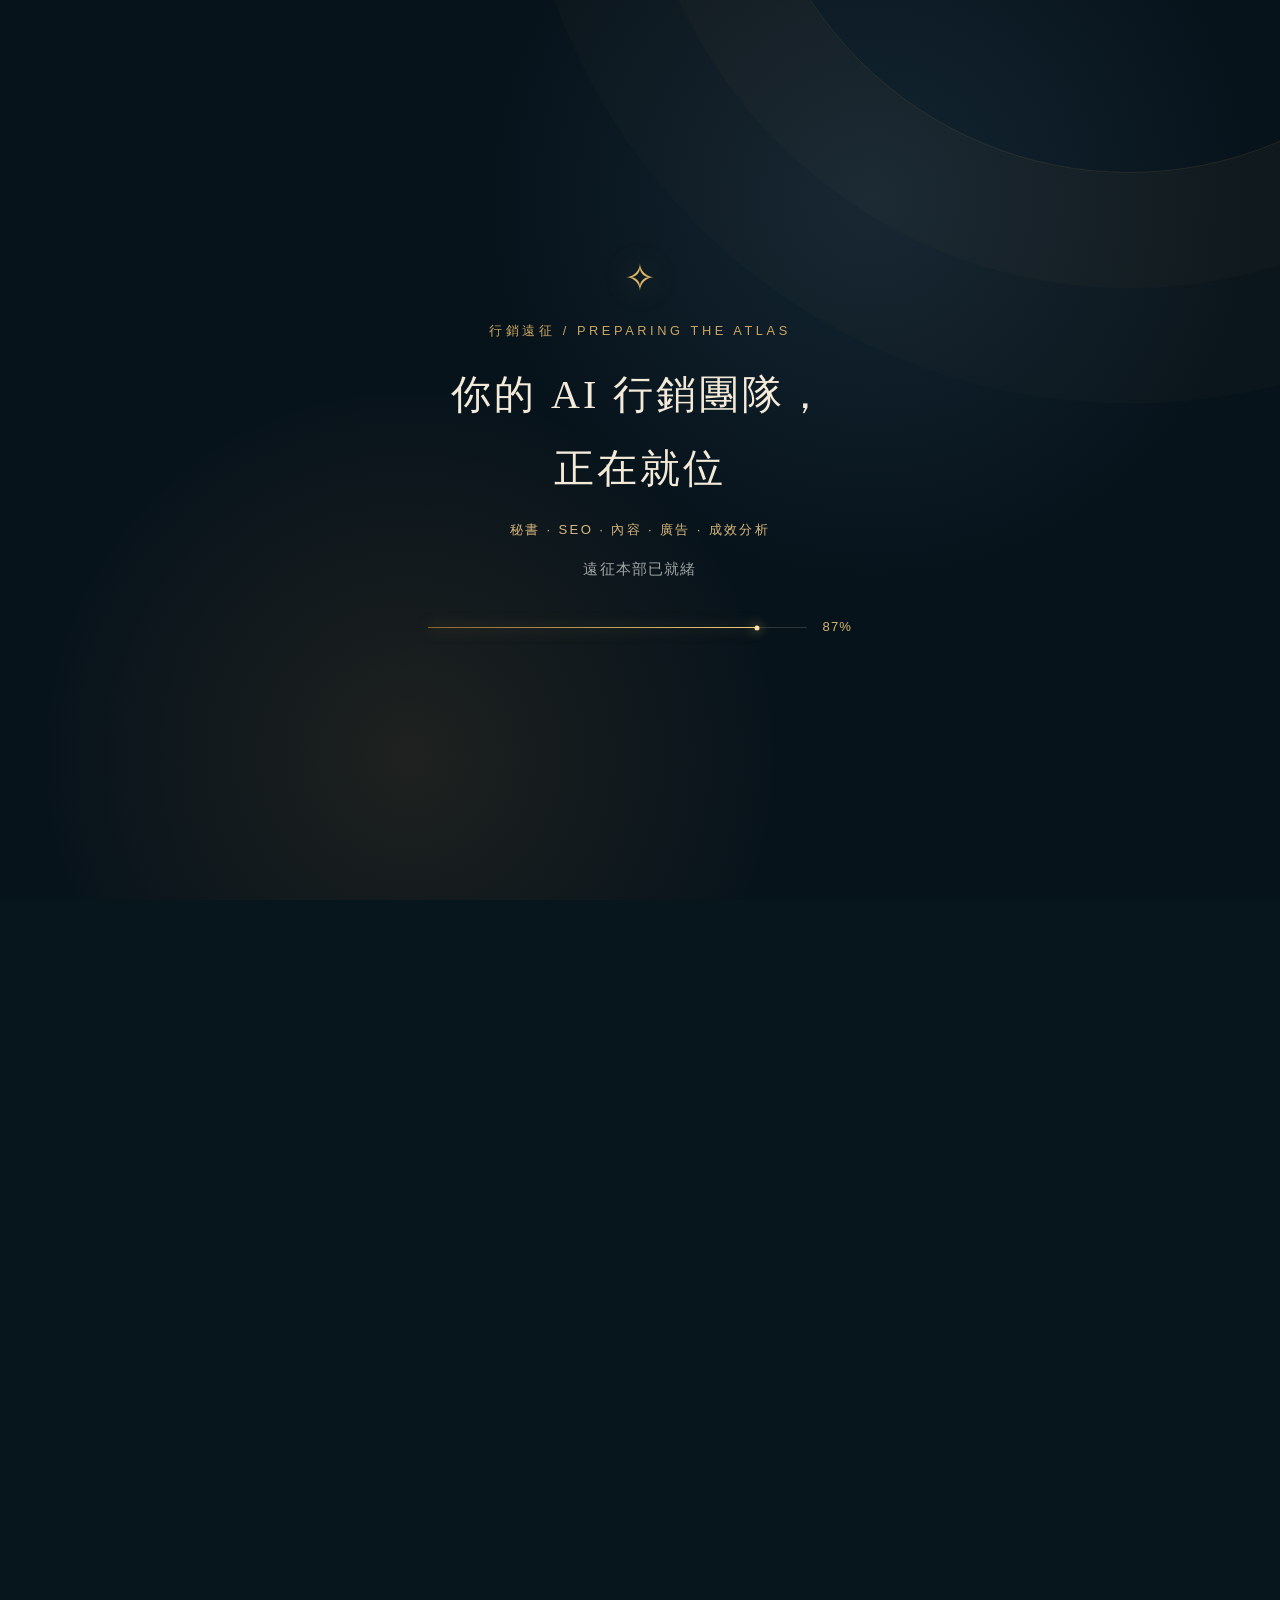
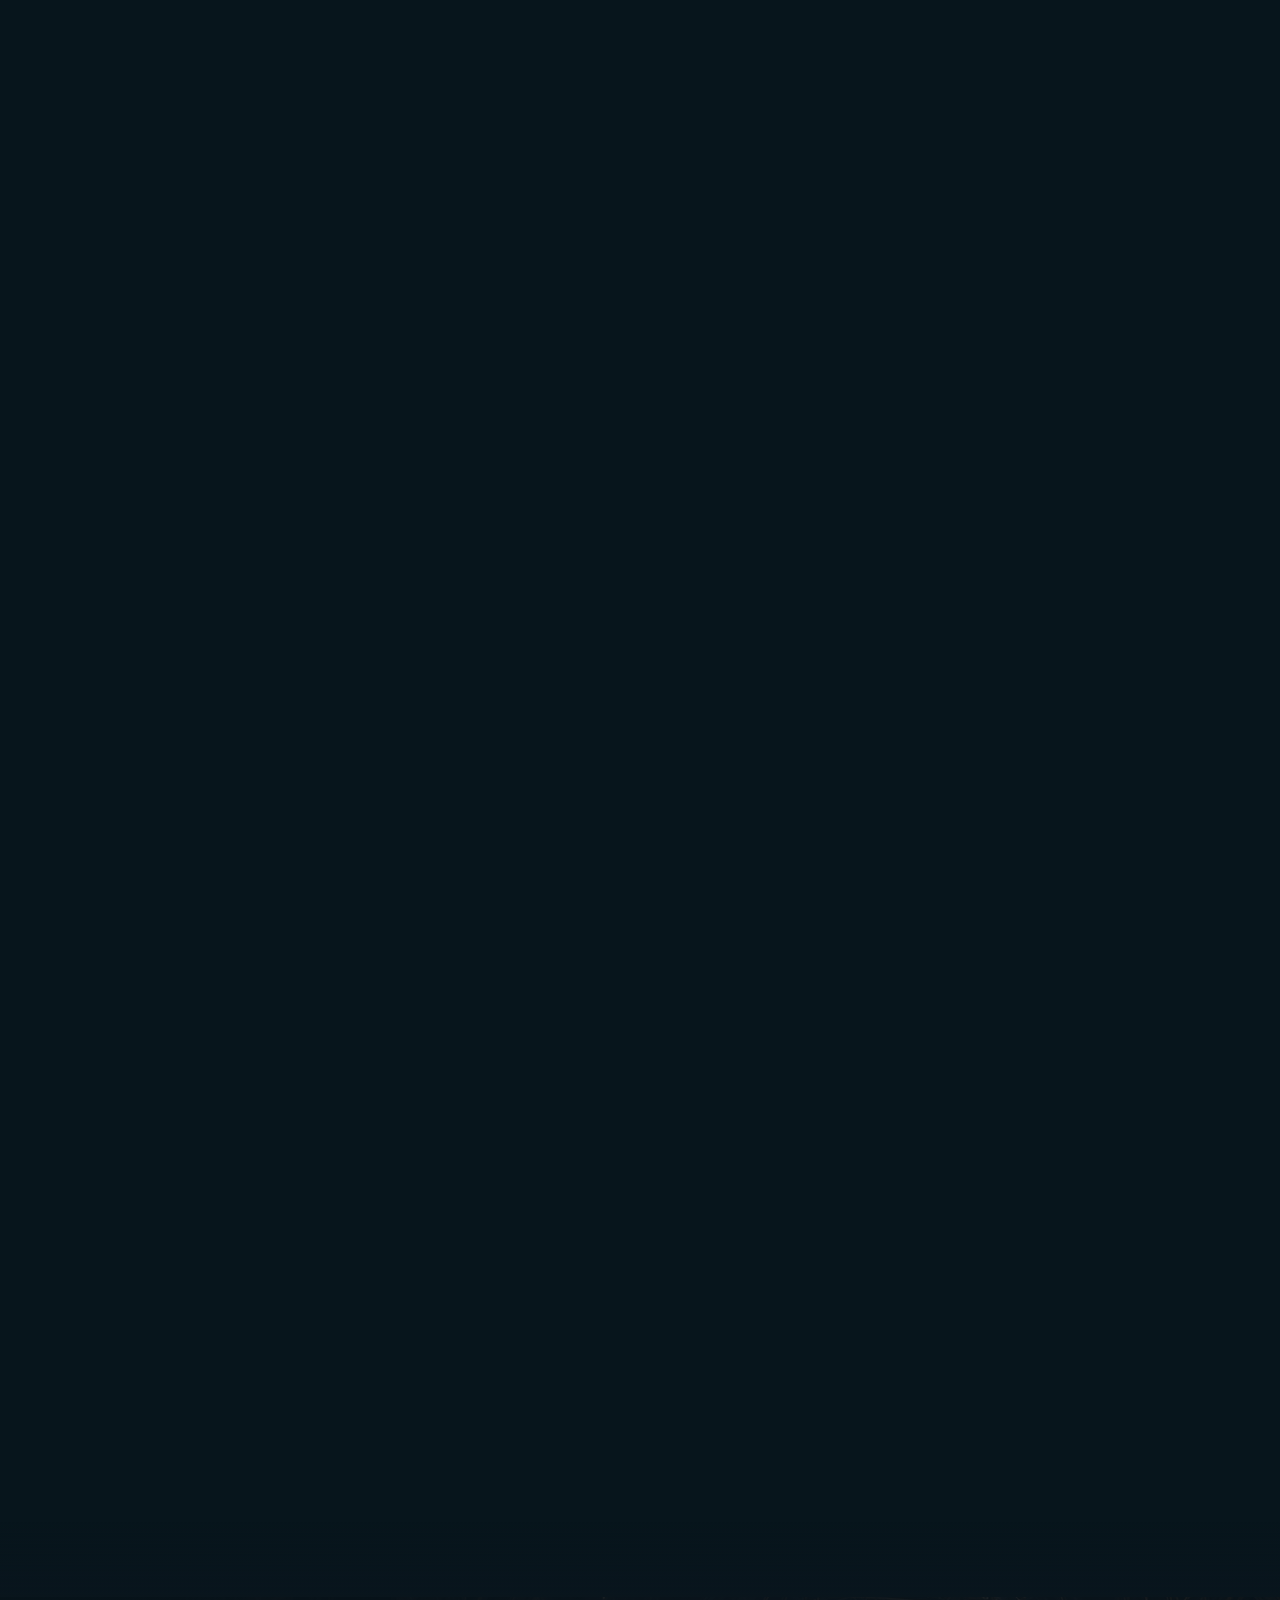
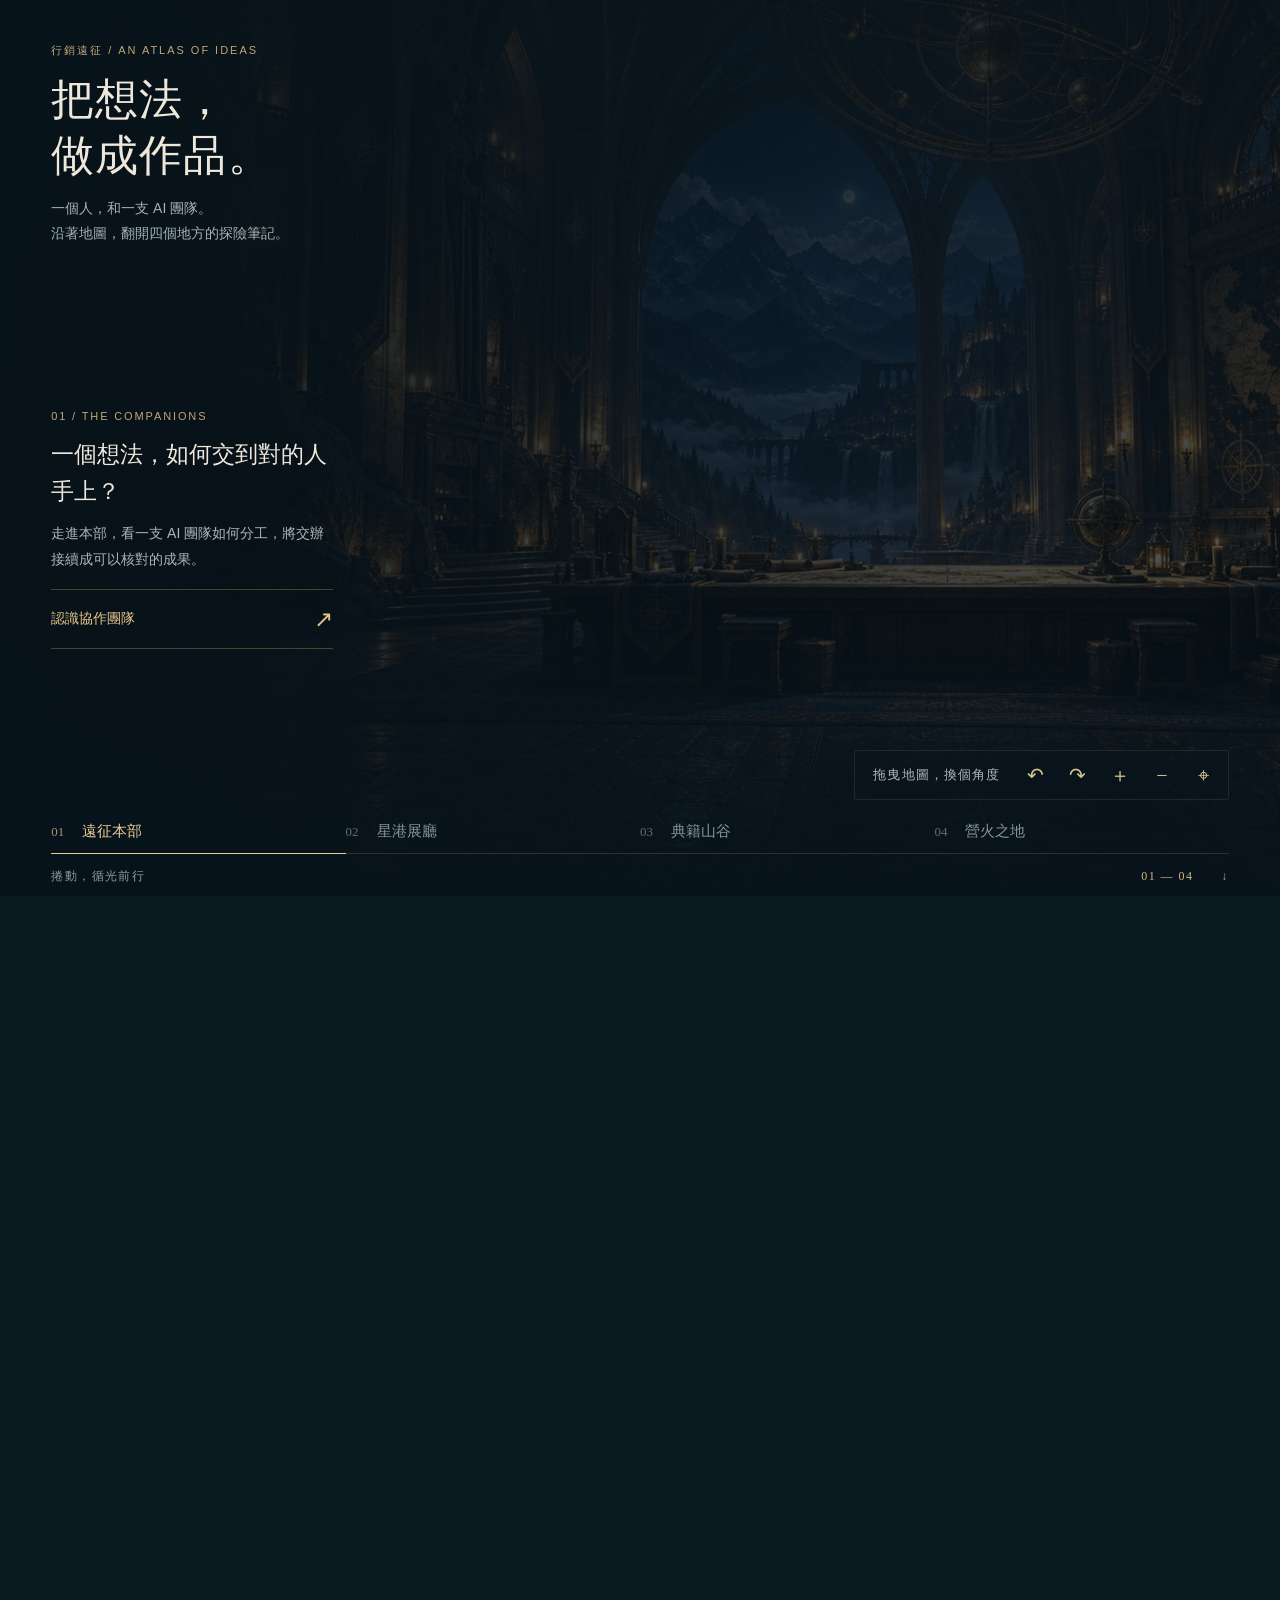
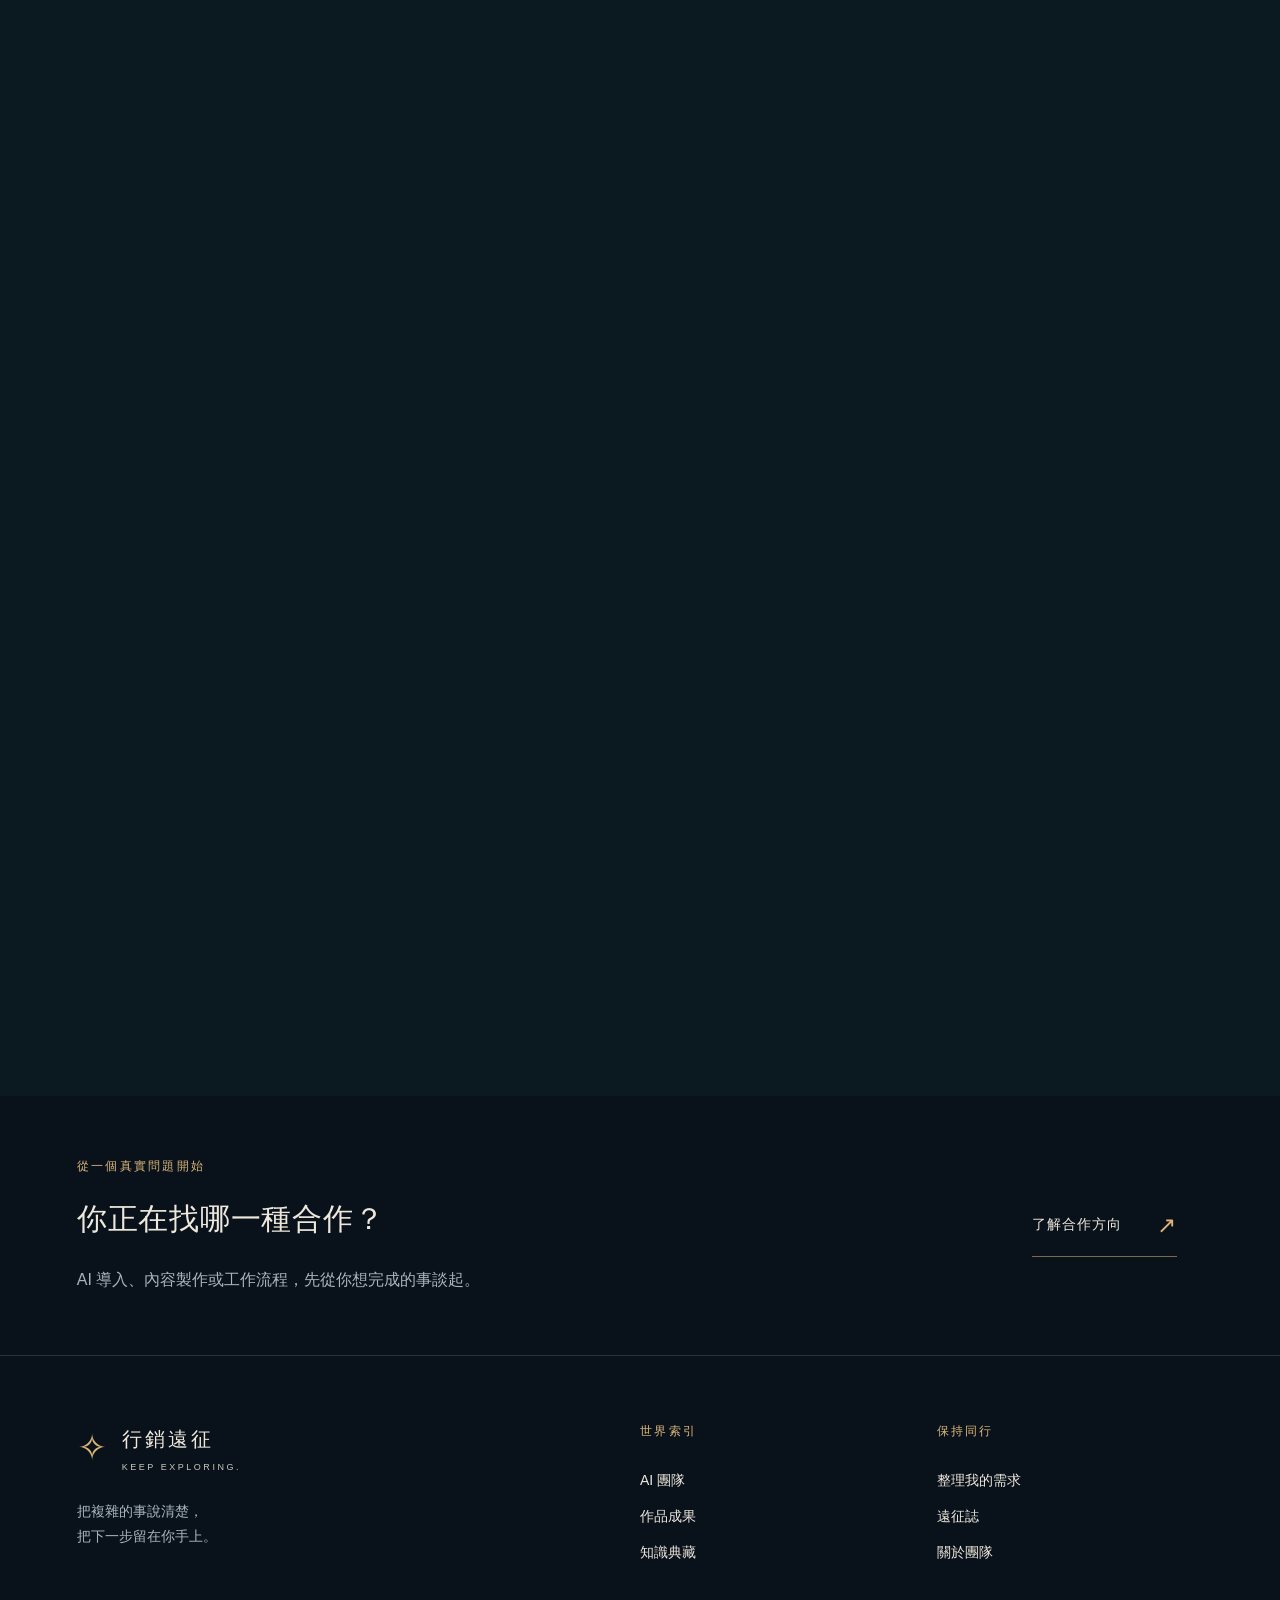
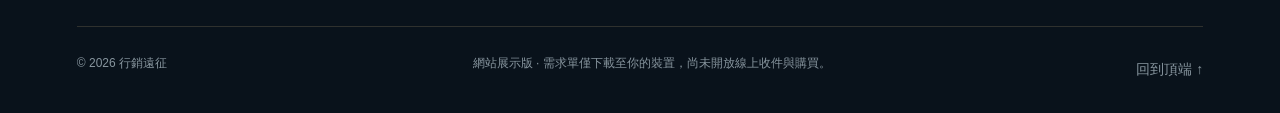
<file: index.html>
<!doctype html><html lang="zh-Hant" class="is-preloading"><head><meta charset="utf-8"><meta name="viewport" content="width=device-width,initial-scale=1"><meta name="description" content="一個人，也有一整支行銷團隊。SEO、內容、廣告、成效分析由 AI 專家分工接手，每一步都攤開給你看，最後由你決定。"><meta name="theme-color" content="#09121b"><title>一個人，也有一整支行銷團隊｜行銷遠征</title><link rel="icon" href="favicon.svg" type="image/svg+xml"><link rel="stylesheet" href="site.css?v=inner-1"><link rel="stylesheet" href="realm.css?v=type-1"><link rel="stylesheet" href="entry-loader.css?v=type-1"><script src="site.js" defer></script><script src="entry-loader.js?v=ready-gate-3" defer></script><link rel="stylesheet" href="content-overview.css?v=type-1"><link rel="stylesheet" href="expedition-map.css?v=type-1"><link rel="stylesheet" href="harbor-room.css?v=props-2"></head><body id="top" class="home"><div id="entry-loader" class="entry-loader" role="status" aria-live="polite"><div class="entry-loader__panel"><span class="entry-loader__crest" aria-hidden="true">✧</span><p class="entry-loader__eyebrow">行銷遠征 / PREPARING THE ATLAS</p><p class="entry-loader__title"><span>你的 AI 行銷團隊，</span><span>正在就位</span></p><p class="entry-loader__roles">秘書 · SEO · 內容 · 廣告 · 成效分析</p><p class="entry-loader__status">準備第一道光</p><div class="entry-loader__meter" role="progressbar" aria-label="網站準備進度" aria-valuemin="0" aria-valuemax="100" aria-valuenow="0"><span class="entry-loader__track"><i class="entry-loader__bar"></i></span><span class="entry-loader__value">0%</span></div></div></div><a class="skip" href="#main">跳至主要內容</a><header class="site-header"><a class="brand" href="index.html" aria-label="行銷遠征首頁"><span class="crest">✧</span><span>行銷遠征<small>BEYOND THE ATLAS</small></span></a><nav id="main-nav" aria-label="主要導覽"><a href="index.html" aria-current="page">遠征起點</a><a href="team.html">AI 團隊</a><a href="works.html">作品成果</a><a href="knowledge.html">知識典藏</a><a href="services.html">合作服務</a><a href="about.html">關於</a></nav><div class="header-tools"><button class="motion-toggle" aria-pressed="false" aria-label="減少動態">動態 ON</button><a class="join-link" href="services.html#brief">整理我的需求 <span>↗</span></a><button class="menu-toggle" aria-expanded="false" aria-controls="main-nav">選單</button></div></header><main id="main"><link rel="stylesheet" href="act-one.css?v=hero-fit-2">
<section id="atlas" class="film-journey" aria-label="第一至三幕：穿過森林與本部，走進星港展廳">
<span id="gallery-invitation" class="journey-marker" aria-hidden="true"></span>
<div class="film-stage">
<video id="opening-film" muted playsinline preload="auto" poster="assets/film/duo-opening/start-soft-proportion.webp" aria-label="兩位探險夥伴推開門，帶你走向奇幻森林"><source src="assets/film/duo-opening/slow-walk-approved/web-1080p-fastseek.mp4" type="video/mp4"></video>
<div id="forest-space" role="img" aria-label="影片終點：探險夥伴望向月光森林與遠方城堡" hidden></div><div class="film-shade" aria-hidden="true"></div>
<div class="film-intro"><span class="eyebrow">每一段遠征，從一道光開始。</span><h1>一個人，<br>也有一整支<span class="film-intro__tail">行銷團隊。</span></h1><p>SEO、內容、廣告、成效分析，由 AI 專家分工接手。每一步做了什麼、為什麼這樣做，都攤開給你看，最後由你決定。</p><div class="film-intro__actions"><a class="film-intro__primary" href="team.html">看看團隊怎麼分工 <span>↗</span></a><a class="film-intro__secondary" href="services.html#brief">整理我的需求 <span>↗</span></a></div></div>
<div class="film-ending" hidden><span class="eyebrow">第一幕 / BEYOND THE GATE</span><h2>門的另一端，<br>是尚未展開的可能。</h2><p>把想法帶進來。和一支懂得協作的隊伍，一起走向能交付的成果。</p><a class="text-link" href="#explore">繼續探索 <span>↓</span></a></div>
<div class="film-bottom"><span id="film-cue">一盞燈，通往另一個世界。</span><button id="film-play" type="button">開始探索</button><button id="film-sound" type="button" aria-pressed="false">音效 OFF</button><a id="film-skip" href="#explore">直接看網站內容 ↓</a></div><p id="film-status" role="status"></p><div class="film-progress" aria-hidden="true"><i></i></div><div class="film-curtain" aria-hidden="true"></div>
</div></section><script src="act-one.js?v=short-1" type="module"></script>
<section id="explore" class="expedition-map" aria-labelledby="map-title">
<div class="expedition-stage">
<header class="expedition-heading"><span class="eyebrow">行銷遠征 / AN ATLAS OF IDEAS</span><h2 id="map-title">把想法，<br>做成作品。</h2><p>一個人，和一支 AI 團隊。<br>沿著地圖，翻開四個地方的探險筆記。</p></header>
<div class="expedition-chart"><div class="expedition-terrain is-relief-loading"><button type="button" class="map-location is-active" data-region="0"  style="--x:24.545454545454547%;--y:39.189189189189186%" aria-label="遠征本部：AI 團隊，走進協作空間" aria-haspopup="dialog"><span class="location-number">01</span><span class="location-name">遠征本部</span><small>AI 團隊 ↗</small></button><button type="button" class="map-location " data-region="1"  style="--x:71.81818181818181%;--y:62.83783783783783%" aria-label="星港展廳：作品成果，走進立體展廳" aria-haspopup="dialog"><span class="location-number">02</span><span class="location-name">星港展廳</span><small>作品成果 ↗</small></button><button type="button" class="map-location " data-region="2"  style="--x:68.63636363636364%;--y:25.675675675675674%" aria-label="典籍山谷：知識典藏，走進典籍藏書室" aria-haspopup="dialog"><span class="location-number">03</span><span class="location-name">典籍山谷</span><small>知識典藏 ↗</small></button><button type="button" class="map-location " data-region="3"  style="--x:30.454545454545453%;--y:79.05405405405405%" aria-label="營火之地：關於這支團隊，走進旅人營地" aria-haspopup="dialog"><span class="location-number">04</span><span class="location-name">營火之地</span><small>關於團隊 ↗</small></button></div></div><div class="expedition-stories"><article class="expedition-story" data-story="0"><span class="eyebrow">01 / THE COMPANIONS</span><h3>一個想法，如何交到對的人手上？</h3><p>走進本部，看一支 AI 團隊如何分工，將交辦接續成可以核對的成果。</p><a href="team.html" class="expedition-enter">認識協作團隊 <span>↗</span></a></article><article class="expedition-story" data-story="1"><span class="eyebrow">02 / SELECTED WORKS</span><h3>讓完成的作品，說明走過的路。</h3><p>在港口停靠，打開網站與創作成果，也看看每一次選擇背後的原因。</p><a href="works.html" class="expedition-enter">打開作品 <span>↗</span></a></article><article class="expedition-story" data-story="2"><span class="eyebrow">03 / THE ARCHIVE</span><h3>有些收穫，值得留給下一段旅程。</h3><p>翻開 AI、內容與行銷的實作筆記，帶走一個能在自己工作裡試用的方法。</p><a href="knowledge.html" class="expedition-enter">閱讀實作筆記 <span>↗</span></a></article><article class="expedition-story" data-story="3"><span class="eyebrow">04 / ABOUT THE TEAM</span><h3>走到這裡，聊聊這支團隊的起點。</h3><p>為什麼這樣分工、這樣說話、這樣留下依據，從這裡開始認識這支 AI 團隊。</p><a href="about.html" class="expedition-enter">認識團隊的起點 <span>↗</span></a></article></div><nav class="expedition-stops" aria-label="選擇探險區域"><button type="button" data-stop="0" aria-pressed="true"><span>01</span>遠征本部</button><button type="button" data-stop="1" aria-pressed="false"><span>02</span>星港展廳</button><button type="button" data-stop="2" aria-pressed="false"><span>03</span>典籍山谷</button><button type="button" data-stop="3" aria-pressed="false"><span>04</span>營火之地</button></nav><div class="expedition-scroll"><span>捲動，循光前行</span><span class="expedition-count">01 — 04</span><span aria-hidden="true">↓</span></div></div></section>
<section class="section content-next"><div><span class="eyebrow">從一個真實問題開始</span><h2>你正在找哪一種合作？</h2><p>AI 導入、內容製作或工作流程，先從你想完成的事談起。</p></div><a class="text-link" href="services.html">了解合作方向 <span>↗</span></a></section>
<dialog class="expedition-journal" aria-labelledby="journal-title"><button class="journal-close" type="button" aria-label="闔上探險筆記"><svg viewBox="0 0 24 24" aria-hidden="true" focusable="false"><path d="M5 5 19 19M19 5 5 19" fill="none" stroke="currentColor" stroke-width="2" stroke-linecap="round"/></svg></button><div class="journal-spread"><figure class="journal-plate"><img id="journal-image" src="assets/world/guild.webp" alt=""><figcaption><span id="journal-coordinate"></span><span>行銷遠征 / FIELD NOTES</span></figcaption></figure><div class="journal-page"><span class="journal-kicker" id="journal-kicker"></span><h2 id="journal-title"></h2><p class="journal-lead" id="journal-lead"></p><div class="journal-rule"></div><h3>這一站，可以帶走什麼？</h3><p id="journal-detail"></p><h3>沿途你會發現</h3><ul id="journal-discoveries" class="journal-discoveries"></ul><a id="journal-enter" class="journal-enter" href="team.html">深入探索 <span>↗</span></a><button id="journal-next" class="journal-next" type="button"></button><small class="journal-page-number"></small></div></div></dialog><script type="module" src="expedition-map.js?v=paper-7"></script></main><footer class="site-footer"><div><a class="brand" href="index.html"><span class="crest">✧</span><span>行銷遠征<small>KEEP EXPLORING.</small></span></a><p>把複雜的事說清楚，<br>把下一步留在你手上。</p></div><div><span class="eyebrow">世界索引</span><a href="team.html">AI 團隊</a><a href="works.html">作品成果</a><a href="knowledge.html">知識典藏</a></div><div><span class="eyebrow">保持同行</span><a href="services.html#brief">整理我的需求</a><a href="news.html">遠征誌</a><a href="about.html">關於團隊</a></div><div class="footer-bottom"><span>© 2026 行銷遠征</span><span>網站展示版 · 需求單僅下載至你的裝置，尚未開放線上收件與購買。</span><a href="#top">回到頂端 ↑</a></div></footer><div class="reading-progress" aria-hidden="true"></div><script src="nav-reveal.js?v=1" defer></script></body></html>
</file>
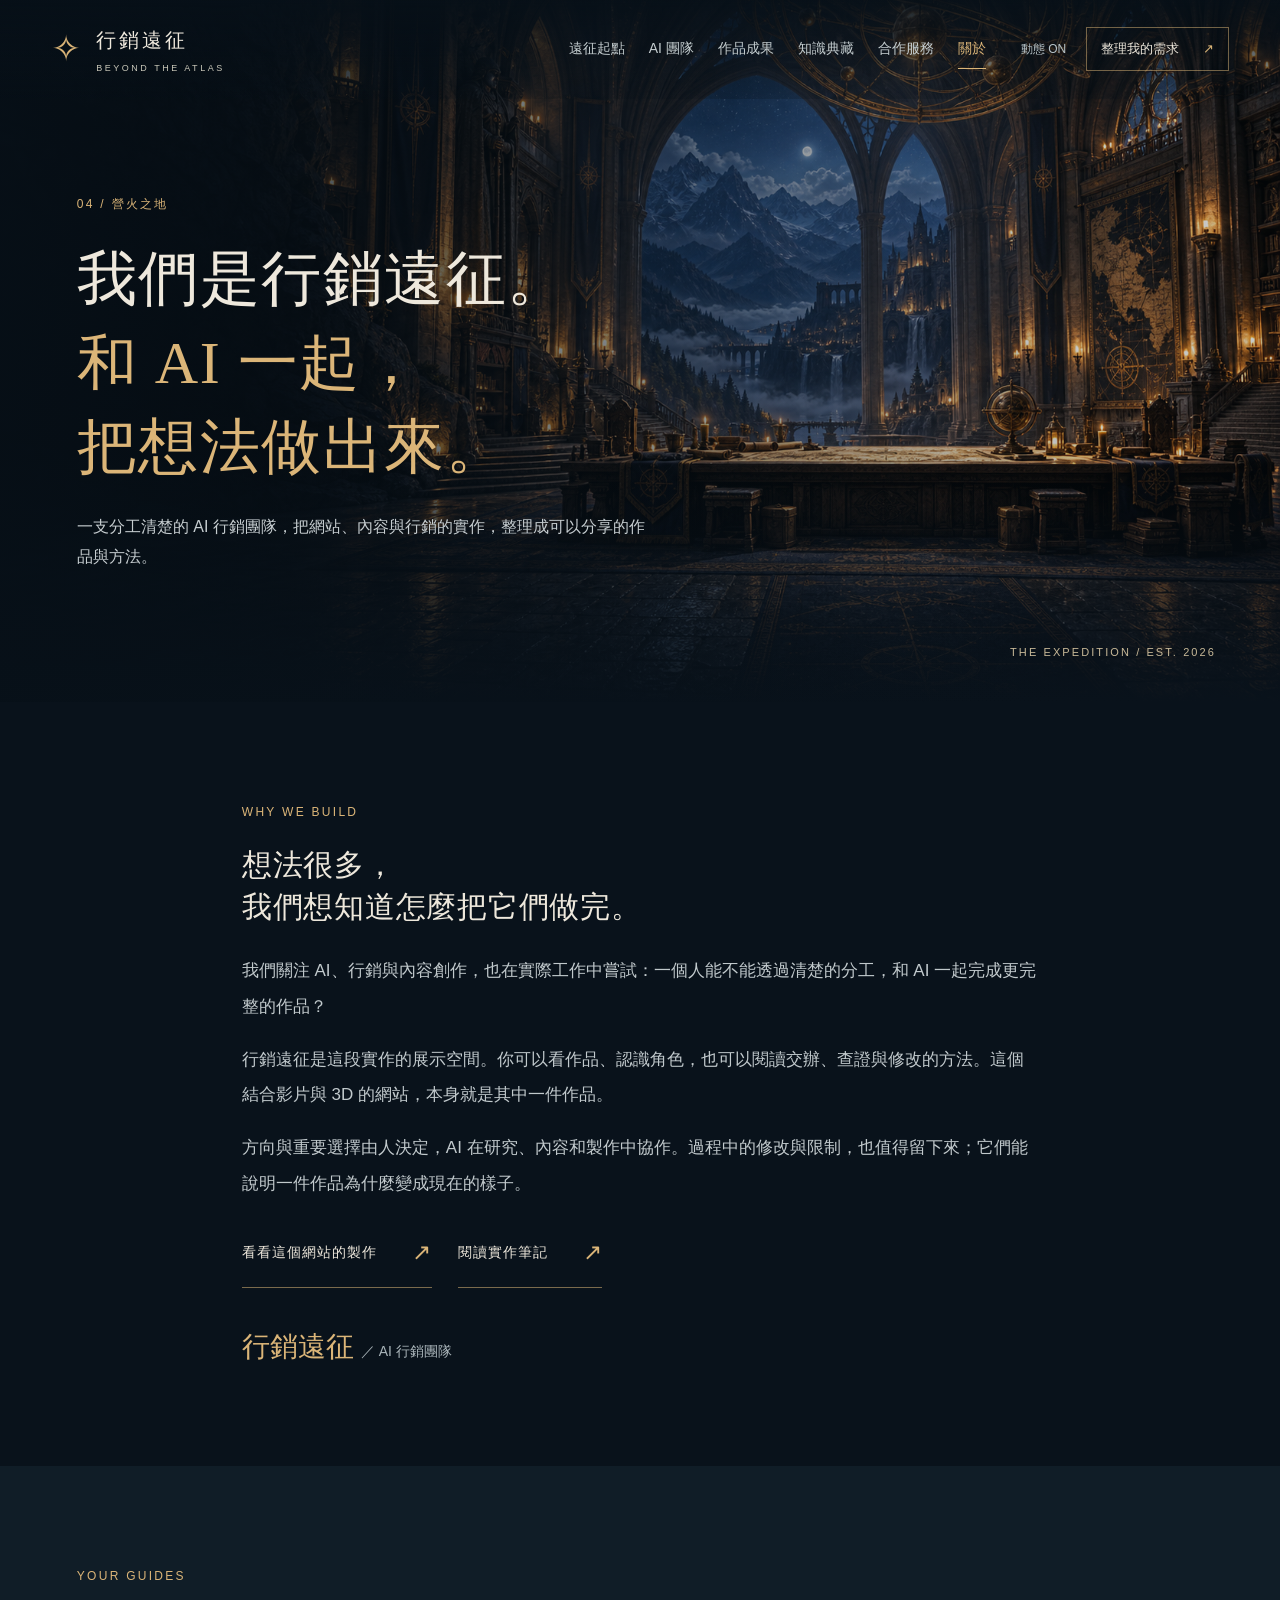
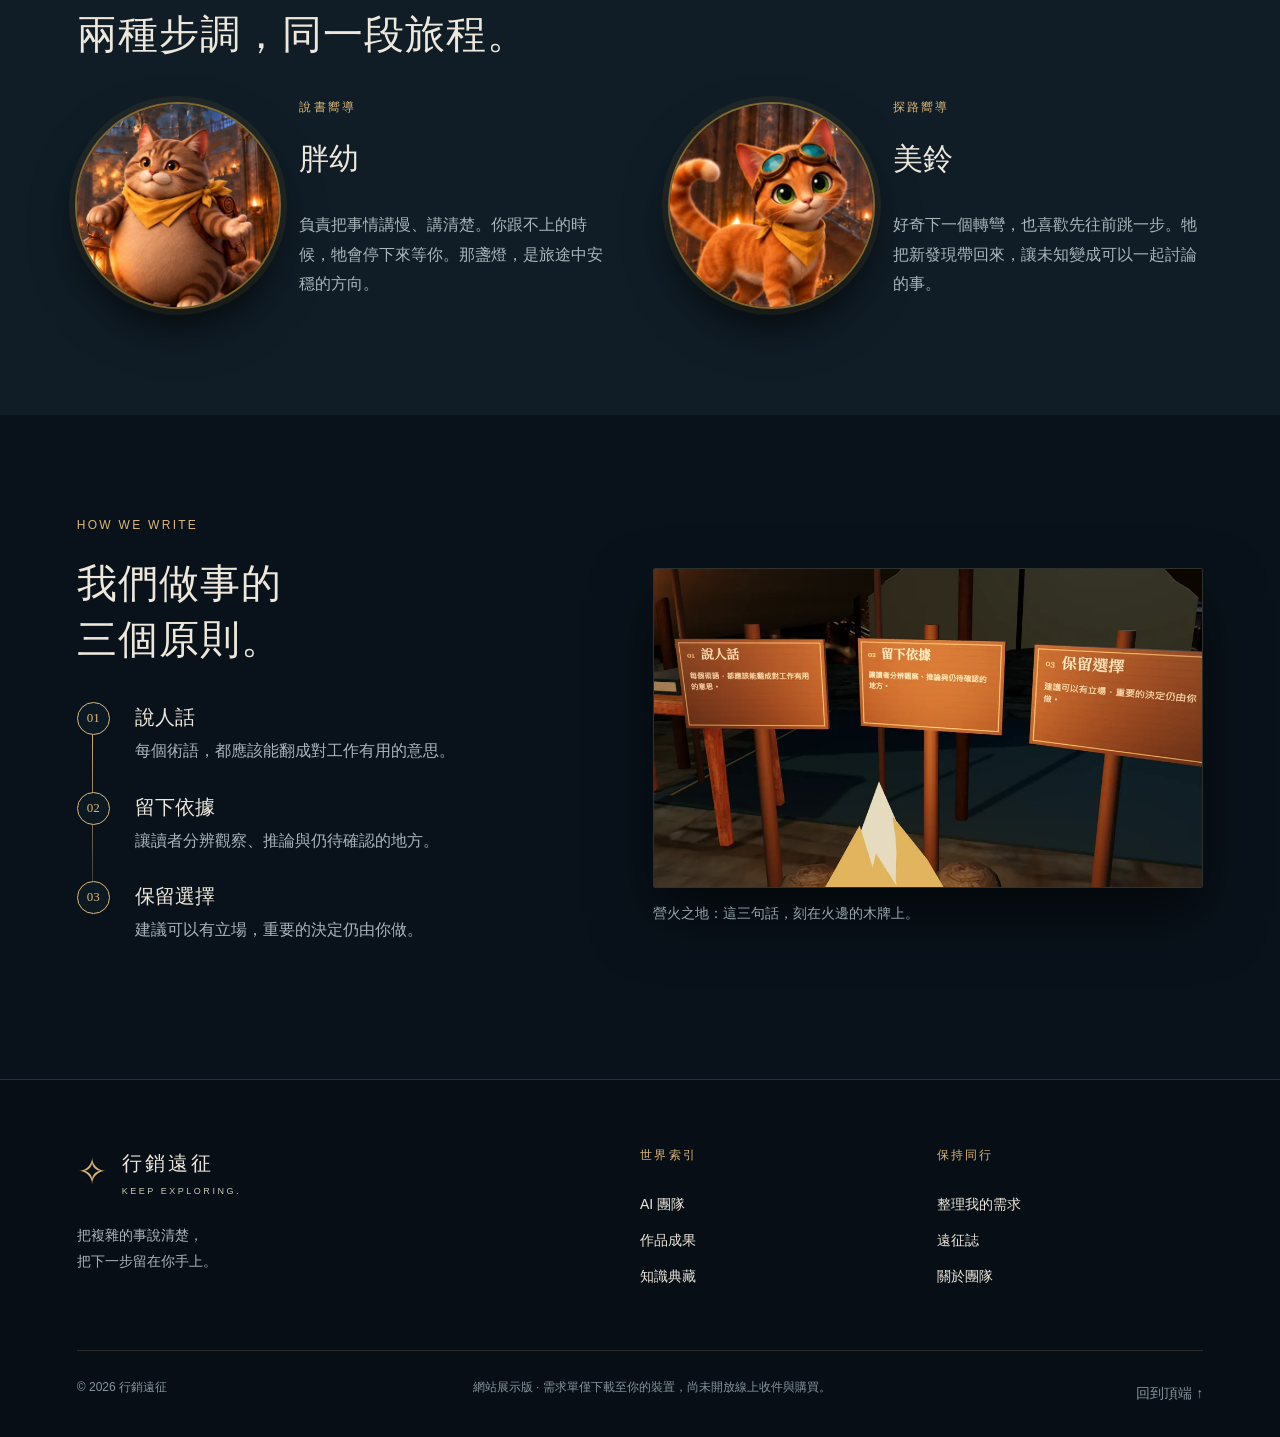
<file: about.html>
<!doctype html><html lang="zh-Hant"><head><meta charset="utf-8"><meta name="viewport" content="width=device-width,initial-scale=1"><meta name="description" content="認識行銷遠征：一支 AI 行銷團隊的起點、兩位嚮導，以及我們做事的三個原則。"><meta name="theme-color" content="#09121b"><title>關於｜行銷遠征</title><link rel="icon" href="favicon.svg" type="image/svg+xml"><link rel="stylesheet" href="site.css?v=inner-1"><link rel="stylesheet" href="realm.css?v=type-1"><script src="site.js" defer></script></head><body id="top" class="inner-page"><a class="skip" href="#main">跳至主要內容</a><header class="site-header"><a class="brand" href="index.html" aria-label="行銷遠征首頁"><span class="crest">✧</span><span>行銷遠征<small>BEYOND THE ATLAS</small></span></a><nav id="main-nav" aria-label="主要導覽"><a href="index.html">遠征起點</a><a href="team.html">AI 團隊</a><a href="works.html">作品成果</a><a href="knowledge.html">知識典藏</a><a href="services.html">合作服務</a><a href="about.html" aria-current="page">關於</a></nav><div class="header-tools"><button class="motion-toggle" aria-pressed="false" aria-label="減少動態">動態 ON</button><a class="join-link" href="services.html#brief">整理我的需求 <span>↗</span></a><button class="menu-toggle" aria-expanded="false" aria-controls="main-nav">選單</button></div></header><main id="main"><section class="page-hero"><img class="hero-art" src="assets/world/guild.png" alt="" fetchpriority="high"><div class="hero-shade"></div><div class="hero-content"><span class="eyebrow">04 / 營火之地</span><h1>我們是<wbr>行銷遠征。<br><em>和 AI 一起，<br>把想法<wbr>做出來。</em></h1><p>一支分工清楚的 AI 行銷團隊，把網站、內容與行銷的實作，整理成可以分享的作品與方法。</p></div><span class="coordinate" aria-hidden="true">THE EXPEDITION / EST. 2026</span></section><section class="section prose story-prose"><span class="eyebrow">WHY WE BUILD</span><h2>想法很多，<br>我們想知道<wbr>怎麼把它們做完。</h2><p>我們關注 AI、行銷與內容創作，也在實際工作中嘗試：一個人能不能透過清楚的分工，和 AI 一起完成更完整的作品？</p><p>行銷遠征是這段實作的展示空間。你可以看作品、認識角色，也可以閱讀交辦、查證與修改的方法。這個結合影片與 3D 的網站，本身就是其中一件作品。</p><p>方向與重要選擇由人決定，AI 在研究、內容和製作中協作。過程中的修改與限制，也值得留下來；它們能說明一件作品為什麼變成現在的樣子。</p><a class="text-link" href="works.html#site-case">看看這個網站的製作 <span>↗</span></a><a class="text-link" href="knowledge.html">閱讀實作筆記 <span>↗</span></a><div class="signature">行銷遠征 <span>／ AI 行銷團隊</span></div></section><section class="section tinted"><span class="eyebrow">YOUR GUIDES</span><h2>兩種步調，同一段旅程。</h2><div class="guide-stories"><article><img src="assets/pangyou-film.webp" alt="提燈的胖幼" loading="lazy" width="440" height="440"><div><span class="eyebrow">說書嚮導</span><h3>胖幼</h3><p>負責把事情講慢、講清楚。你跟不上的時候，牠會停下來等你。那盞燈，是旅途中安穩的方向。</p></div></article><article><img src="assets/meiling-film.webp" alt="戴護目鏡的美鈴" loading="lazy" width="440" height="440"><div><span class="eyebrow">探路嚮導</span><h3>美鈴</h3><p>好奇下一個轉彎，也喜歡先往前跳一步。牠把新發現帶回來，讓未知變成可以一起討論的事。</p></div></article></div></section><section class="section"><div class="split"><div><span class="eyebrow">HOW WE WRITE</span><h2>我們做事的<br>三個原則。</h2><ol class="flow"><li><b>說人話</b><p>每個術語，都應該能翻成對工作有用的意思。</p></li><li><b>留下依據</b><p>讓讀者分辨觀察、推論與仍待確認的地方。</p></li><li><b>保留選擇</b><p>建議可以有立場，重要的決定仍由你做。</p></li></ol></div><figure><img src="assets/inner/campfire-plaques.webp" alt="營火之地火邊的三塊原則木牌" width="1000" height="581" loading="lazy"><figcaption>營火之地：這三句話，刻在火邊的木牌上。</figcaption></figure></div></section></main><footer class="site-footer"><div><a class="brand" href="index.html"><span class="crest">✧</span><span>行銷遠征<small>KEEP EXPLORING.</small></span></a><p>把複雜的事說清楚，<br>把下一步留在你手上。</p></div><div><span class="eyebrow">世界索引</span><a href="team.html">AI 團隊</a><a href="works.html">作品成果</a><a href="knowledge.html">知識典藏</a></div><div><span class="eyebrow">保持同行</span><a href="services.html#brief">整理我的需求</a><a href="news.html">遠征誌</a><a href="about.html">關於團隊</a></div><div class="footer-bottom"><span>© 2026 行銷遠征</span><span>網站展示版 · 需求單僅下載至你的裝置，尚未開放線上收件與購買。</span><a href="#top">回到頂端 ↑</a></div></footer><div class="reading-progress" aria-hidden="true"></div></body></html>
</file>
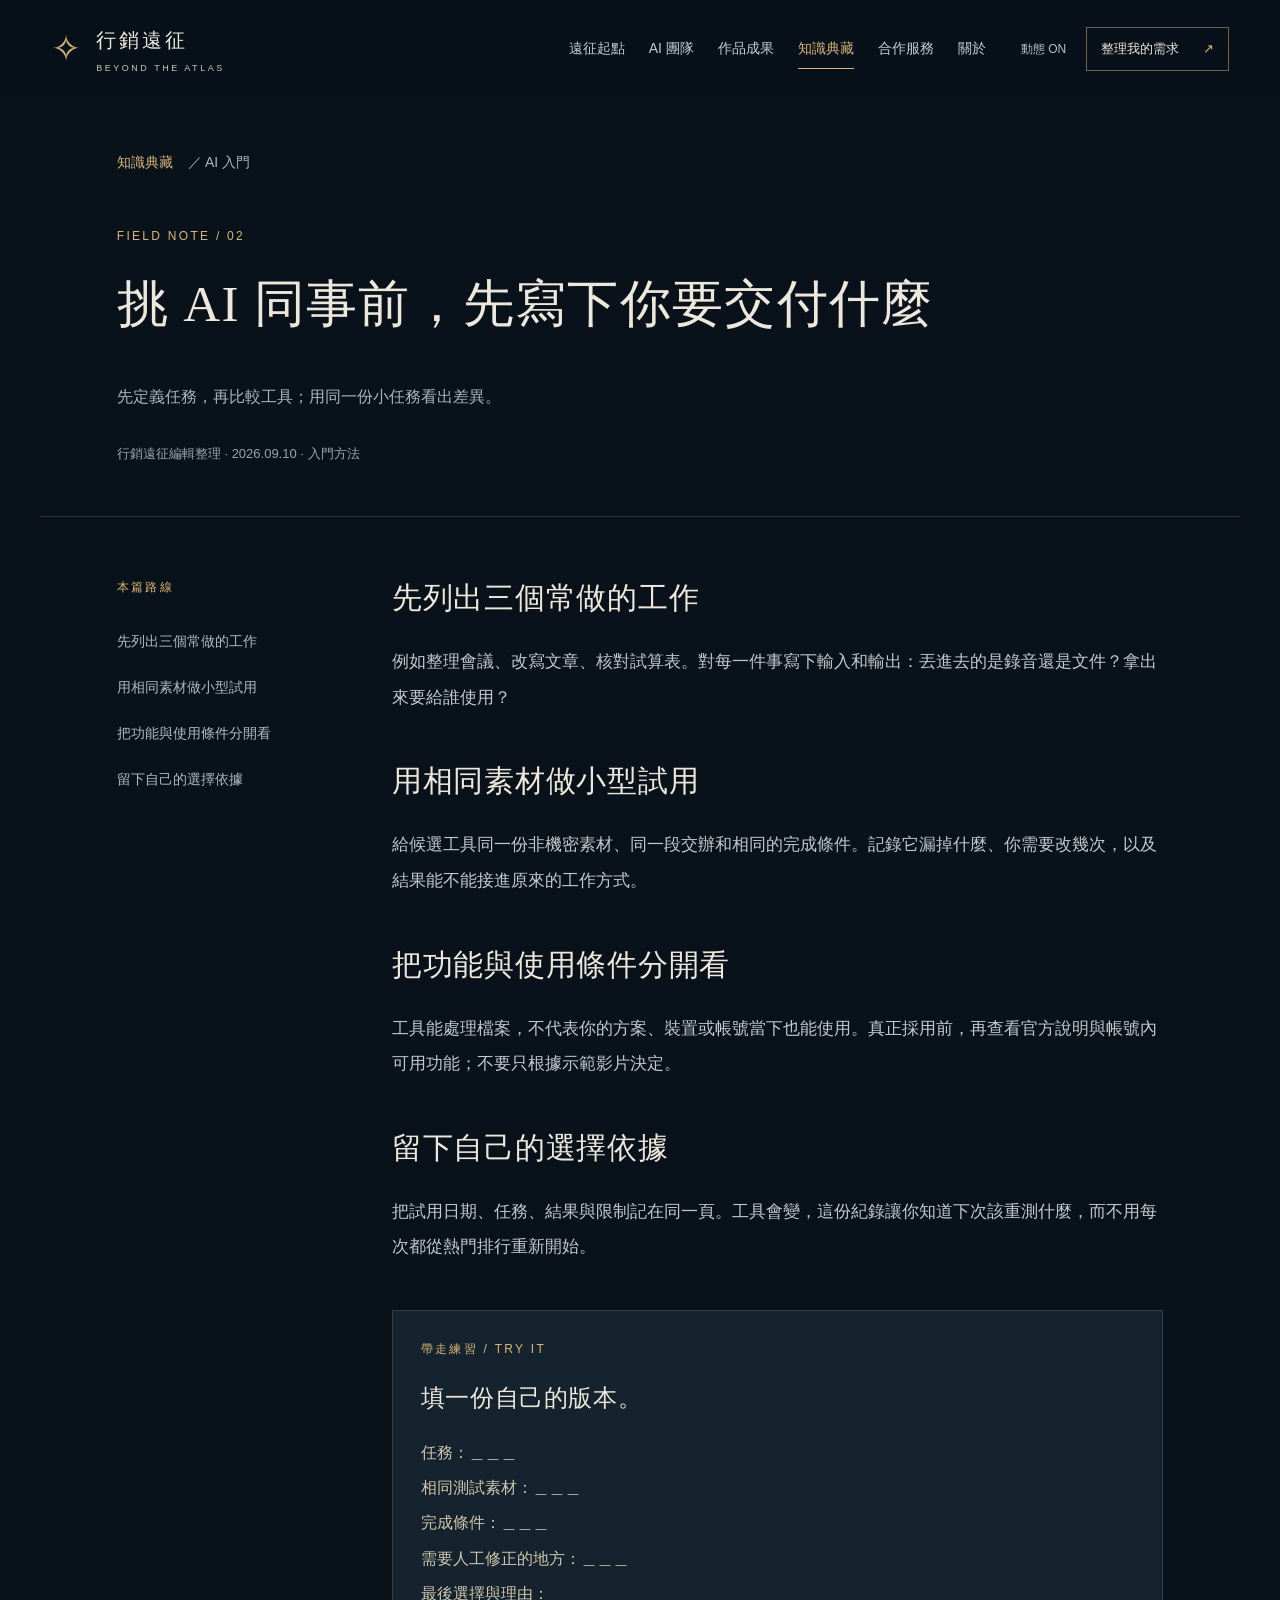
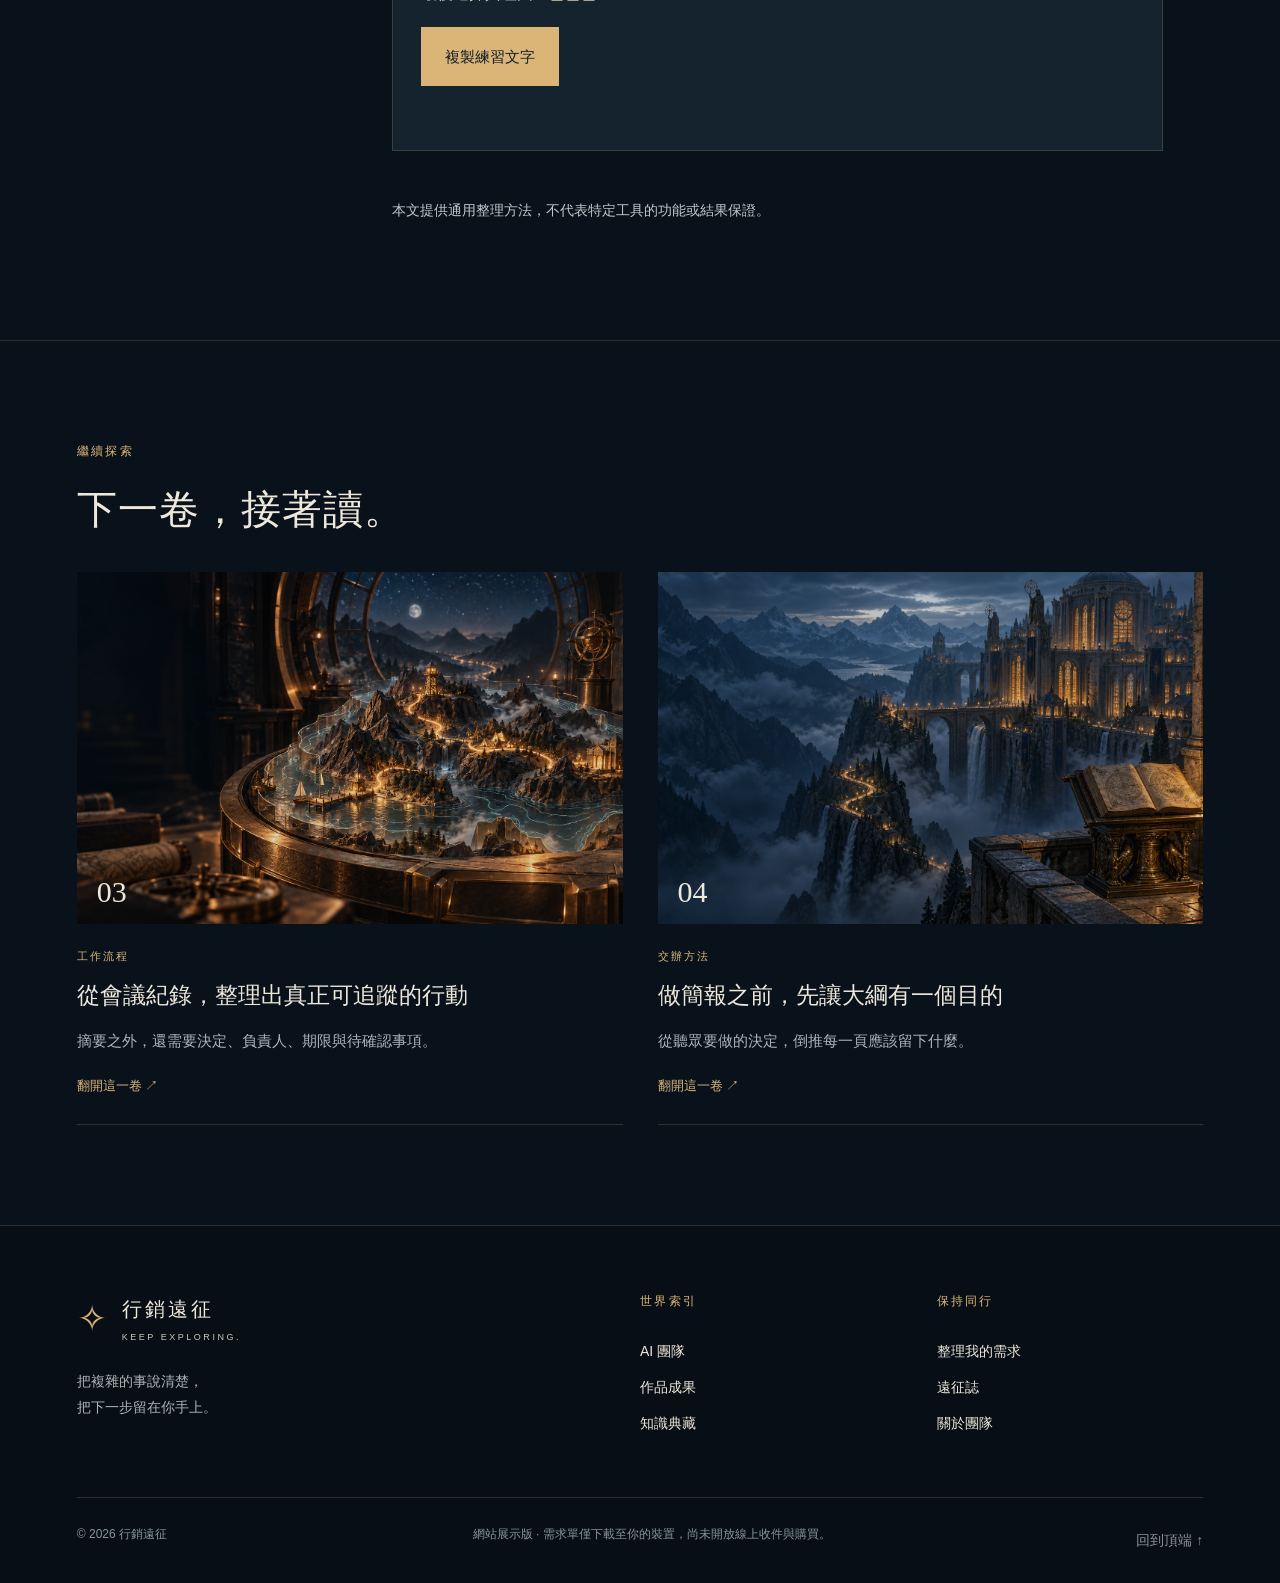
<file: article-choose-ai.html>
<!doctype html><html lang="zh-Hant"><head><meta charset="utf-8"><meta name="viewport" content="width=device-width,initial-scale=1"><meta name="description" content="先定義任務，再比較工具；用同一份小任務看出差異。"><meta name="theme-color" content="#09121b"><title>挑 AI 同事前，先寫下你要交付什麼｜行銷遠征</title><link rel="icon" href="favicon.svg" type="image/svg+xml"><link rel="stylesheet" href="site.css?v=inner-1"><link rel="stylesheet" href="realm.css?v=type-1"><script src="site.js" defer></script></head><body id="top" class="inner-page"><a class="skip" href="#main">跳至主要內容</a><header class="site-header"><a class="brand" href="index.html" aria-label="行銷遠征首頁"><span class="crest">✧</span><span>行銷遠征<small>BEYOND THE ATLAS</small></span></a><nav id="main-nav" aria-label="主要導覽"><a href="index.html">遠征起點</a><a href="team.html">AI 團隊</a><a href="works.html">作品成果</a><a href="knowledge.html" aria-current="page">知識典藏</a><a href="services.html">合作服務</a><a href="about.html">關於</a></nav><div class="header-tools"><button class="motion-toggle" aria-pressed="false" aria-label="減少動態">動態 ON</button><a class="join-link" href="services.html#brief">整理我的需求 <span>↗</span></a><button class="menu-toggle" aria-expanded="false" aria-controls="main-nav">選單</button></div></header><main id="main"><section class="article-heading"><div class="breadcrumb"><a href="knowledge.html">知識典藏</a><span>／ AI 入門</span></div><span class="eyebrow">FIELD NOTE / 02</span><h1>挑 AI 同事前，先寫下你要交付什麼</h1><p>先定義任務，再比較工具；用同一份小任務看出差異。</p><div class="article-meta">行銷遠征編輯整理 · 2026.09.10 · 入門方法</div></section><div class="article-layout"><aside aria-label="本篇目錄"><span class="eyebrow">本篇路線</span><a href="#part-0">先列出三個常做的工作</a><a href="#part-1">用相同素材做小型試用</a><a href="#part-2">把功能與使用條件分開看</a><a href="#part-3">留下自己的選擇依據</a></aside><article class="prose"><section id="part-0"><h2>先列出三個常做的工作</h2><p>例如整理會議、改寫文章、核對試算表。對每一件事寫下輸入和輸出：丟進去的是錄音還是文件？拿出來要給誰使用？</p></section><section id="part-1"><h2>用相同素材做小型試用</h2><p>給候選工具同一份非機密素材、同一段交辦和相同的完成條件。記錄它漏掉什麼、你需要改幾次，以及結果能不能接進原來的工作方式。</p></section><section id="part-2"><h2>把功能與使用條件分開看</h2><p>工具能處理檔案，不代表你的方案、裝置或帳號當下也能使用。真正採用前，再查看官方說明與帳號內可用功能；不要只根據示範影片決定。</p></section><section id="part-3"><h2>留下自己的選擇依據</h2><p>把試用日期、任務、結果與限制記在同一頁。工具會變，這份紀錄讓你知道下次該重測什麼，而不用每次都從熱門排行重新開始。</p></section><section class="exercise"><span class="eyebrow">帶走練習 / TRY IT</span><h2>填一份自己的版本。</h2><pre id="exercise-text">任務：＿＿＿
相同測試素材：＿＿＿
完成條件：＿＿＿
需要人工修正的地方：＿＿＿
最後選擇與理由：＿＿＿</pre><button class="button copy-exercise">複製練習文字</button><p class="copy-status fine" role="status"></p></section><p class="fine">本文提供通用整理方法，不代表特定工具的功能或結果保證。</p></article></div><section class="section related"><span class="eyebrow">繼續探索</span><h2>下一卷，接著讀。</h2><div class="journal-grid"><article class="journal-card" data-category="工作流程" data-search="從會議紀錄，整理出真正可追蹤的行動 摘要之外，還需要決定、負責人、期限與待確認事項。"><a href="article-meeting-notes.html"><div class="journal-image"><img src="assets/world/room.png" alt="" loading="lazy"><span>03</span></div><div class="journal-copy"><span class="eyebrow">工作流程</span><h3>從會議紀錄，整理出真正可追蹤的行動</h3><p>摘要之外，還需要決定、負責人、期限與待確認事項。</p><span class="read-link">翻開這一卷 ↗</span></div></a></article><article class="journal-card" data-category="交辦方法" data-search="做簡報之前，先讓大綱有一個目的 從聽眾要做的決定，倒推每一頁應該留下什麼。"><a href="article-presentation-outline.html"><div class="journal-image"><img src="assets/world/archive.png" alt="" loading="lazy"><span>04</span></div><div class="journal-copy"><span class="eyebrow">交辦方法</span><h3>做簡報之前，先讓大綱有一個目的</h3><p>從聽眾要做的決定，倒推每一頁應該留下什麼。</p><span class="read-link">翻開這一卷 ↗</span></div></a></article></div></section></main><footer class="site-footer"><div><a class="brand" href="index.html"><span class="crest">✧</span><span>行銷遠征<small>KEEP EXPLORING.</small></span></a><p>把複雜的事說清楚，<br>把下一步留在你手上。</p></div><div><span class="eyebrow">世界索引</span><a href="team.html">AI 團隊</a><a href="works.html">作品成果</a><a href="knowledge.html">知識典藏</a></div><div><span class="eyebrow">保持同行</span><a href="services.html#brief">整理我的需求</a><a href="news.html">遠征誌</a><a href="about.html">關於團隊</a></div><div class="footer-bottom"><span>© 2026 行銷遠征</span><span>網站展示版 · 需求單僅下載至你的裝置，尚未開放線上收件與購買。</span><a href="#top">回到頂端 ↑</a></div></footer><div class="reading-progress" aria-hidden="true"></div></body></html>
</file>
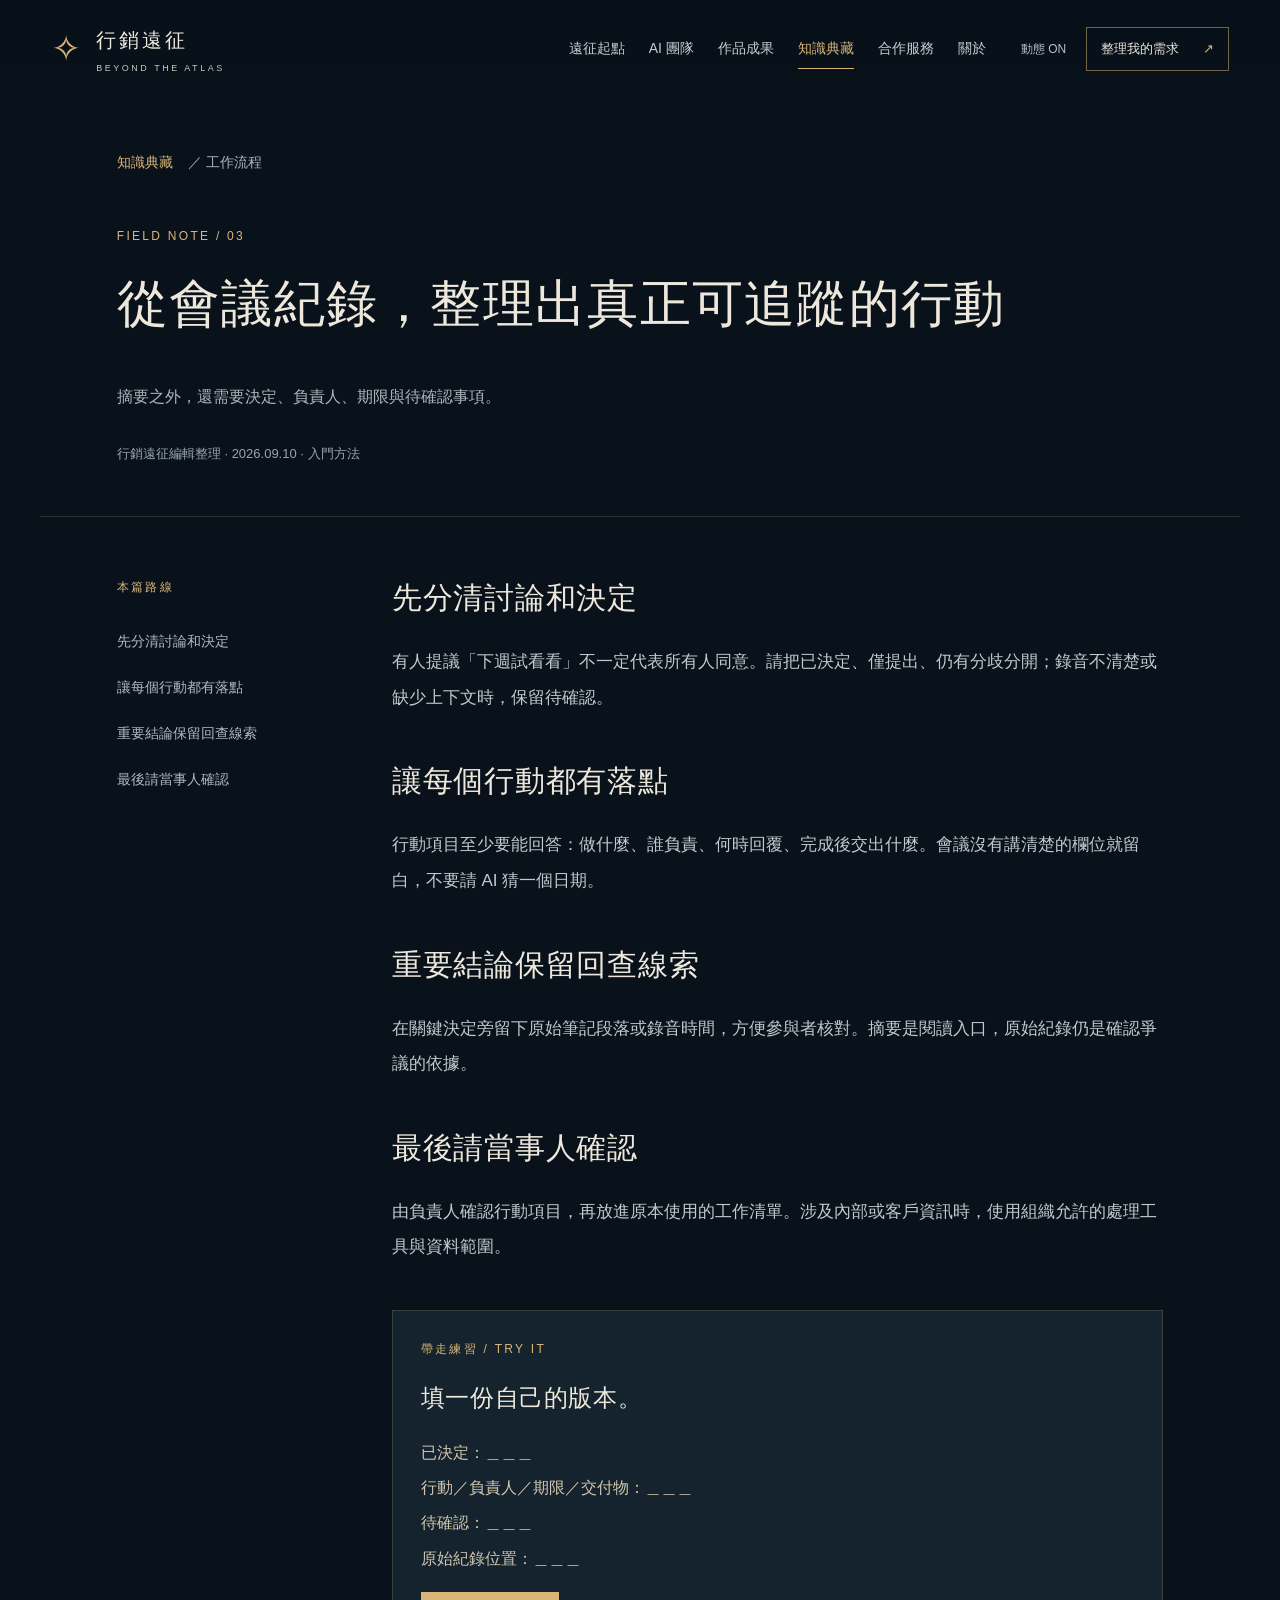
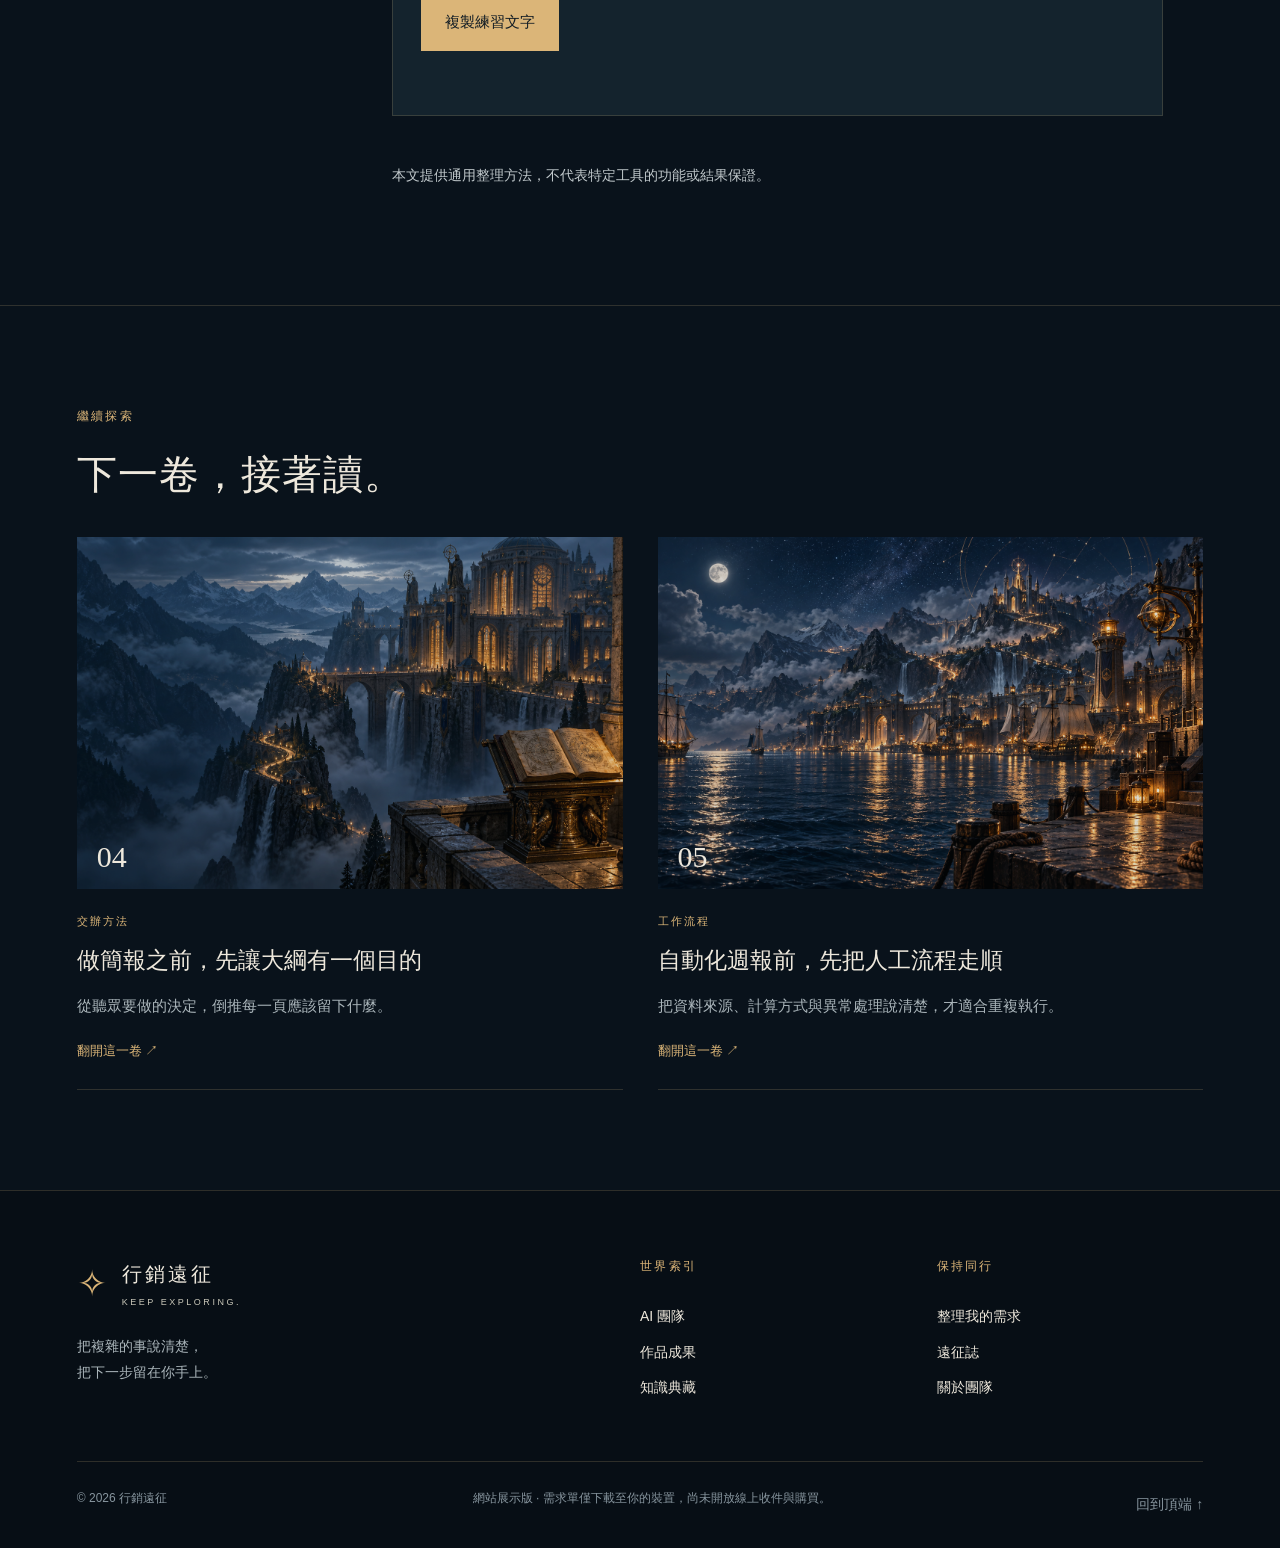
<file: article-meeting-notes.html>
<!doctype html><html lang="zh-Hant"><head><meta charset="utf-8"><meta name="viewport" content="width=device-width,initial-scale=1"><meta name="description" content="摘要之外，還需要決定、負責人、期限與待確認事項。"><meta name="theme-color" content="#09121b"><title>從會議紀錄，整理出真正可追蹤的行動｜行銷遠征</title><link rel="icon" href="favicon.svg" type="image/svg+xml"><link rel="stylesheet" href="site.css?v=inner-1"><link rel="stylesheet" href="realm.css?v=type-1"><script src="site.js" defer></script></head><body id="top" class="inner-page"><a class="skip" href="#main">跳至主要內容</a><header class="site-header"><a class="brand" href="index.html" aria-label="行銷遠征首頁"><span class="crest">✧</span><span>行銷遠征<small>BEYOND THE ATLAS</small></span></a><nav id="main-nav" aria-label="主要導覽"><a href="index.html">遠征起點</a><a href="team.html">AI 團隊</a><a href="works.html">作品成果</a><a href="knowledge.html" aria-current="page">知識典藏</a><a href="services.html">合作服務</a><a href="about.html">關於</a></nav><div class="header-tools"><button class="motion-toggle" aria-pressed="false" aria-label="減少動態">動態 ON</button><a class="join-link" href="services.html#brief">整理我的需求 <span>↗</span></a><button class="menu-toggle" aria-expanded="false" aria-controls="main-nav">選單</button></div></header><main id="main"><section class="article-heading"><div class="breadcrumb"><a href="knowledge.html">知識典藏</a><span>／ 工作流程</span></div><span class="eyebrow">FIELD NOTE / 03</span><h1>從會議紀錄，整理出真正可追蹤的行動</h1><p>摘要之外，還需要決定、負責人、期限與待確認事項。</p><div class="article-meta">行銷遠征編輯整理 · 2026.09.10 · 入門方法</div></section><div class="article-layout"><aside aria-label="本篇目錄"><span class="eyebrow">本篇路線</span><a href="#part-0">先分清討論和決定</a><a href="#part-1">讓每個行動都有落點</a><a href="#part-2">重要結論保留回查線索</a><a href="#part-3">最後請當事人確認</a></aside><article class="prose"><section id="part-0"><h2>先分清討論和決定</h2><p>有人提議「下週試看看」不一定代表所有人同意。請把已決定、僅提出、仍有分歧分開；錄音不清楚或缺少上下文時，保留待確認。</p></section><section id="part-1"><h2>讓每個行動都有落點</h2><p>行動項目至少要能回答：做什麼、誰負責、何時回覆、完成後交出什麼。會議沒有講清楚的欄位就留白，不要請 AI 猜一個日期。</p></section><section id="part-2"><h2>重要結論保留回查線索</h2><p>在關鍵決定旁留下原始筆記段落或錄音時間，方便參與者核對。摘要是閱讀入口，原始紀錄仍是確認爭議的依據。</p></section><section id="part-3"><h2>最後請當事人確認</h2><p>由負責人確認行動項目，再放進原本使用的工作清單。涉及內部或客戶資訊時，使用組織允許的處理工具與資料範圍。</p></section><section class="exercise"><span class="eyebrow">帶走練習 / TRY IT</span><h2>填一份自己的版本。</h2><pre id="exercise-text">已決定：＿＿＿
行動／負責人／期限／交付物：＿＿＿
待確認：＿＿＿
原始紀錄位置：＿＿＿</pre><button class="button copy-exercise">複製練習文字</button><p class="copy-status fine" role="status"></p></section><p class="fine">本文提供通用整理方法，不代表特定工具的功能或結果保證。</p></article></div><section class="section related"><span class="eyebrow">繼續探索</span><h2>下一卷，接著讀。</h2><div class="journal-grid"><article class="journal-card" data-category="交辦方法" data-search="做簡報之前，先讓大綱有一個目的 從聽眾要做的決定，倒推每一頁應該留下什麼。"><a href="article-presentation-outline.html"><div class="journal-image"><img src="assets/world/archive.png" alt="" loading="lazy"><span>04</span></div><div class="journal-copy"><span class="eyebrow">交辦方法</span><h3>做簡報之前，先讓大綱有一個目的</h3><p>從聽眾要做的決定，倒推每一頁應該留下什麼。</p><span class="read-link">翻開這一卷 ↗</span></div></a></article><article class="journal-card" data-category="工作流程" data-search="自動化週報前，先把人工流程走順 把資料來源、計算方式與異常處理說清楚，才適合重複執行。"><a href="article-weekly-report.html"><div class="journal-image"><img src="assets/world/harbor.png" alt="" loading="lazy"><span>05</span></div><div class="journal-copy"><span class="eyebrow">工作流程</span><h3>自動化週報前，先把人工流程走順</h3><p>把資料來源、計算方式與異常處理說清楚，才適合重複執行。</p><span class="read-link">翻開這一卷 ↗</span></div></a></article></div></section></main><footer class="site-footer"><div><a class="brand" href="index.html"><span class="crest">✧</span><span>行銷遠征<small>KEEP EXPLORING.</small></span></a><p>把複雜的事說清楚，<br>把下一步留在你手上。</p></div><div><span class="eyebrow">世界索引</span><a href="team.html">AI 團隊</a><a href="works.html">作品成果</a><a href="knowledge.html">知識典藏</a></div><div><span class="eyebrow">保持同行</span><a href="services.html#brief">整理我的需求</a><a href="news.html">遠征誌</a><a href="about.html">關於團隊</a></div><div class="footer-bottom"><span>© 2026 行銷遠征</span><span>網站展示版 · 需求單僅下載至你的裝置，尚未開放線上收件與購買。</span><a href="#top">回到頂端 ↑</a></div></footer><div class="reading-progress" aria-hidden="true"></div></body></html>
</file>
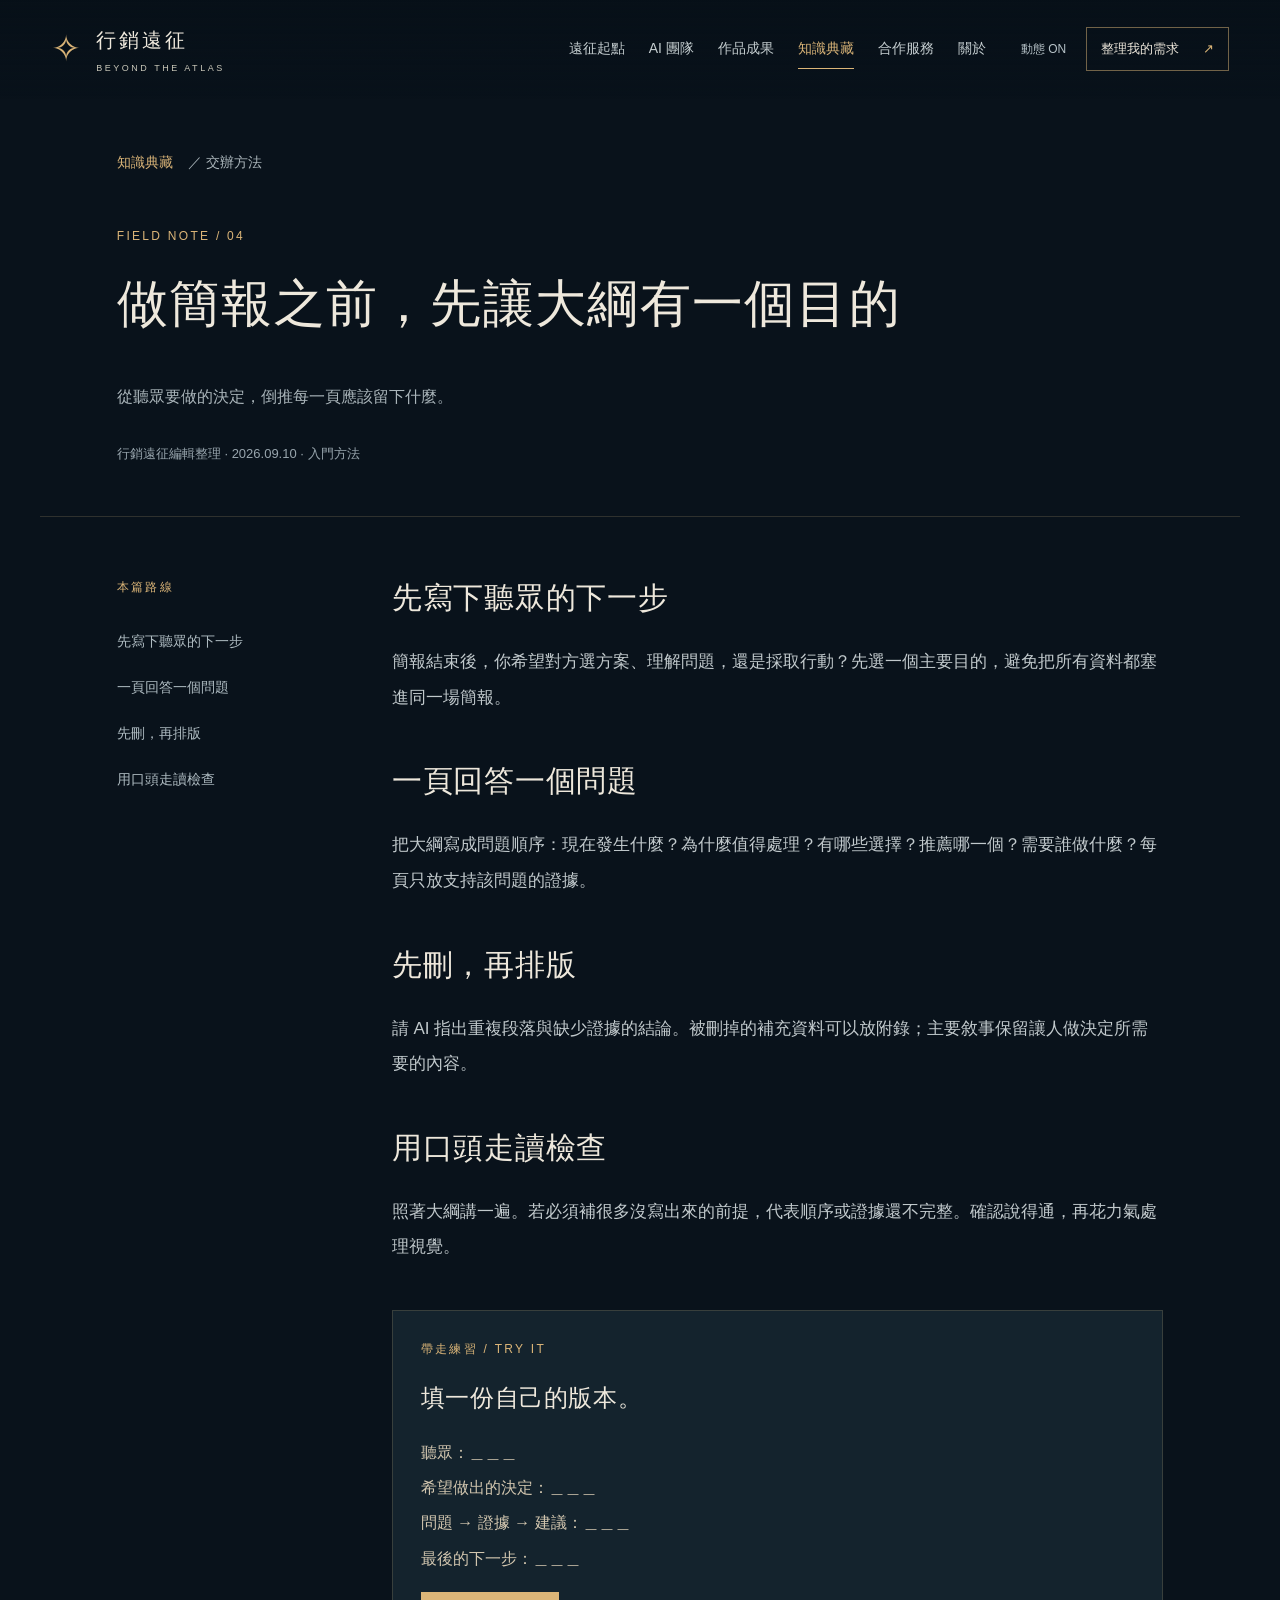
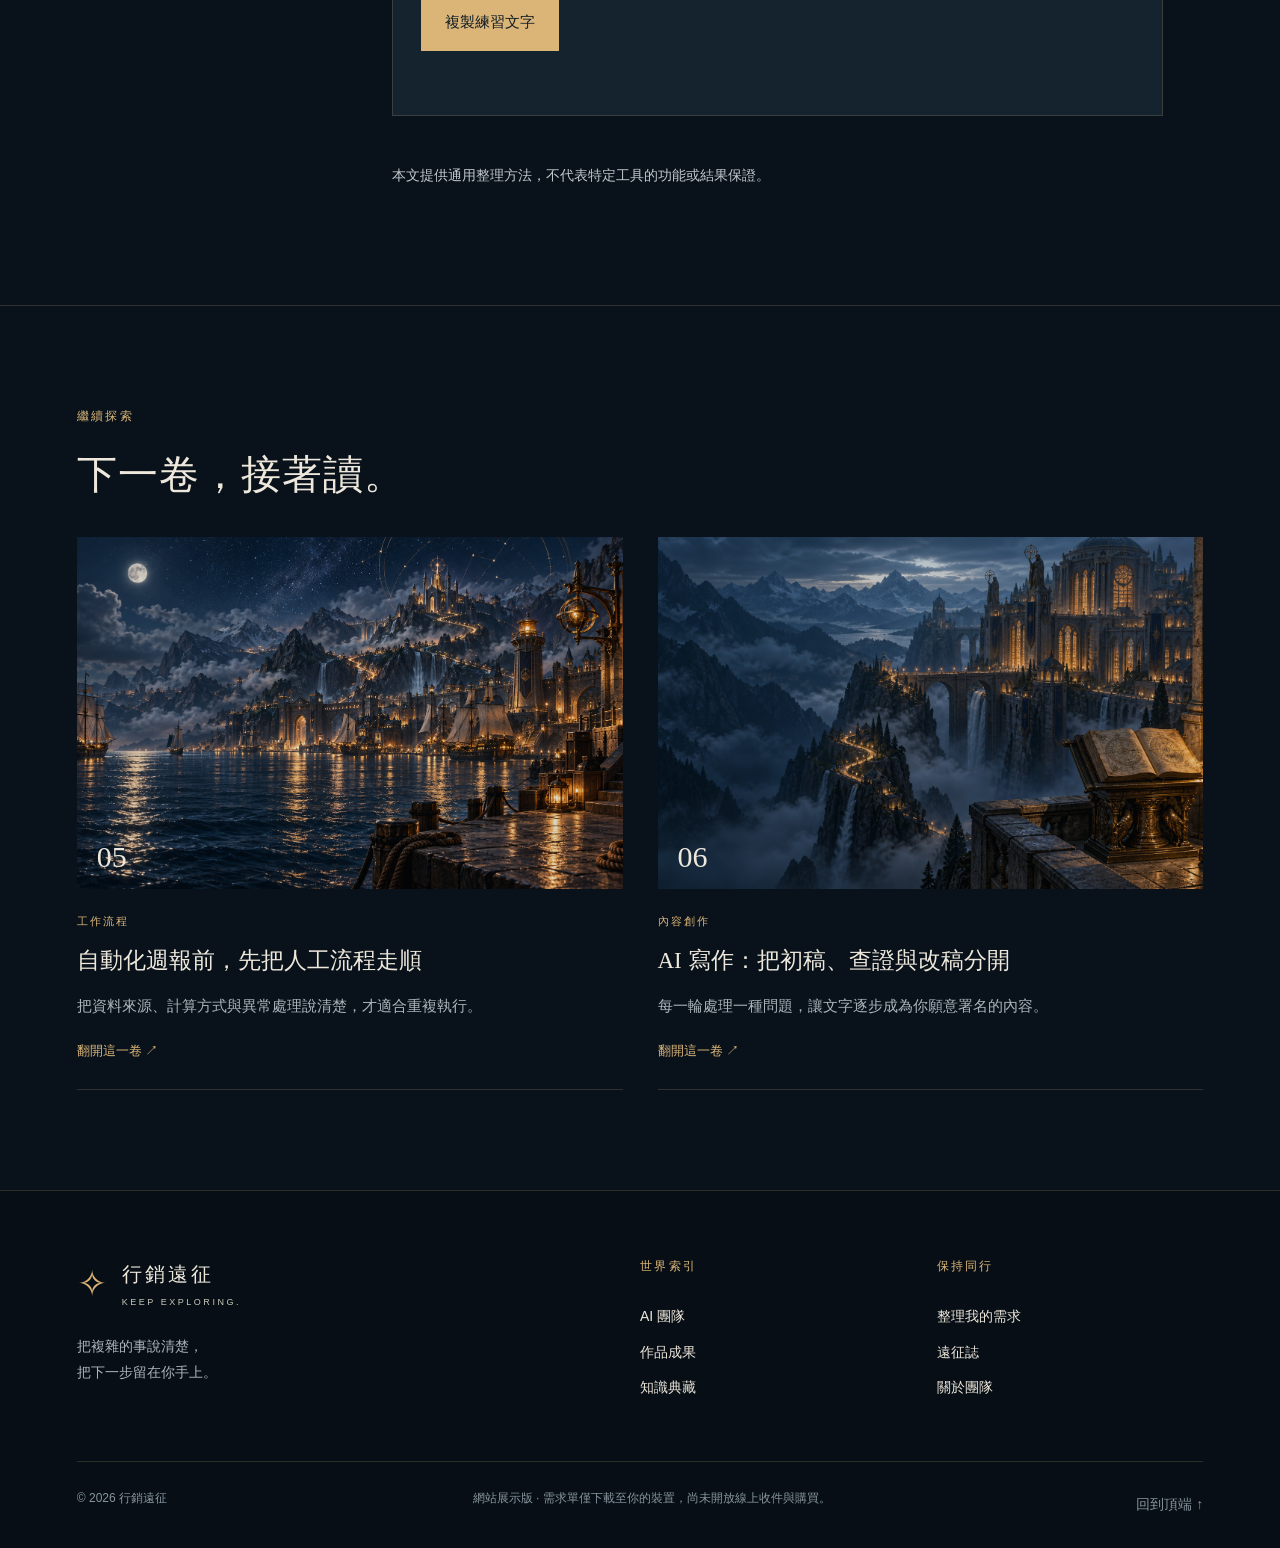
<file: article-presentation-outline.html>
<!doctype html><html lang="zh-Hant"><head><meta charset="utf-8"><meta name="viewport" content="width=device-width,initial-scale=1"><meta name="description" content="從聽眾要做的決定，倒推每一頁應該留下什麼。"><meta name="theme-color" content="#09121b"><title>做簡報之前，先讓大綱有一個目的｜行銷遠征</title><link rel="icon" href="favicon.svg" type="image/svg+xml"><link rel="stylesheet" href="site.css?v=inner-1"><link rel="stylesheet" href="realm.css?v=type-1"><script src="site.js" defer></script></head><body id="top" class="inner-page"><a class="skip" href="#main">跳至主要內容</a><header class="site-header"><a class="brand" href="index.html" aria-label="行銷遠征首頁"><span class="crest">✧</span><span>行銷遠征<small>BEYOND THE ATLAS</small></span></a><nav id="main-nav" aria-label="主要導覽"><a href="index.html">遠征起點</a><a href="team.html">AI 團隊</a><a href="works.html">作品成果</a><a href="knowledge.html" aria-current="page">知識典藏</a><a href="services.html">合作服務</a><a href="about.html">關於</a></nav><div class="header-tools"><button class="motion-toggle" aria-pressed="false" aria-label="減少動態">動態 ON</button><a class="join-link" href="services.html#brief">整理我的需求 <span>↗</span></a><button class="menu-toggle" aria-expanded="false" aria-controls="main-nav">選單</button></div></header><main id="main"><section class="article-heading"><div class="breadcrumb"><a href="knowledge.html">知識典藏</a><span>／ 交辦方法</span></div><span class="eyebrow">FIELD NOTE / 04</span><h1>做簡報之前，先讓大綱有一個目的</h1><p>從聽眾要做的決定，倒推每一頁應該留下什麼。</p><div class="article-meta">行銷遠征編輯整理 · 2026.09.10 · 入門方法</div></section><div class="article-layout"><aside aria-label="本篇目錄"><span class="eyebrow">本篇路線</span><a href="#part-0">先寫下聽眾的下一步</a><a href="#part-1">一頁回答一個問題</a><a href="#part-2">先刪，再排版</a><a href="#part-3">用口頭走讀檢查</a></aside><article class="prose"><section id="part-0"><h2>先寫下聽眾的下一步</h2><p>簡報結束後，你希望對方選方案、理解問題，還是採取行動？先選一個主要目的，避免把所有資料都塞進同一場簡報。</p></section><section id="part-1"><h2>一頁回答一個問題</h2><p>把大綱寫成問題順序：現在發生什麼？為什麼值得處理？有哪些選擇？推薦哪一個？需要誰做什麼？每頁只放支持該問題的證據。</p></section><section id="part-2"><h2>先刪，再排版</h2><p>請 AI 指出重複段落與缺少證據的結論。被刪掉的補充資料可以放附錄；主要敘事保留讓人做決定所需要的內容。</p></section><section id="part-3"><h2>用口頭走讀檢查</h2><p>照著大綱講一遍。若必須補很多沒寫出來的前提，代表順序或證據還不完整。確認說得通，再花力氣處理視覺。</p></section><section class="exercise"><span class="eyebrow">帶走練習 / TRY IT</span><h2>填一份自己的版本。</h2><pre id="exercise-text">聽眾：＿＿＿
希望做出的決定：＿＿＿
問題 → 證據 → 建議：＿＿＿
最後的下一步：＿＿＿</pre><button class="button copy-exercise">複製練習文字</button><p class="copy-status fine" role="status"></p></section><p class="fine">本文提供通用整理方法，不代表特定工具的功能或結果保證。</p></article></div><section class="section related"><span class="eyebrow">繼續探索</span><h2>下一卷，接著讀。</h2><div class="journal-grid"><article class="journal-card" data-category="工作流程" data-search="自動化週報前，先把人工流程走順 把資料來源、計算方式與異常處理說清楚，才適合重複執行。"><a href="article-weekly-report.html"><div class="journal-image"><img src="assets/world/harbor.png" alt="" loading="lazy"><span>05</span></div><div class="journal-copy"><span class="eyebrow">工作流程</span><h3>自動化週報前，先把人工流程走順</h3><p>把資料來源、計算方式與異常處理說清楚，才適合重複執行。</p><span class="read-link">翻開這一卷 ↗</span></div></a></article><article class="journal-card" data-category="內容創作" data-search="AI 寫作：把初稿、查證與改稿分開 每一輪處理一種問題，讓文字逐步成為你願意署名的內容。"><a href="article-writing-workflow.html"><div class="journal-image"><img src="assets/world/archive.png" alt="" loading="lazy"><span>06</span></div><div class="journal-copy"><span class="eyebrow">內容創作</span><h3>AI 寫作：把初稿、查證與改稿分開</h3><p>每一輪處理一種問題，讓文字逐步成為你願意署名的內容。</p><span class="read-link">翻開這一卷 ↗</span></div></a></article></div></section></main><footer class="site-footer"><div><a class="brand" href="index.html"><span class="crest">✧</span><span>行銷遠征<small>KEEP EXPLORING.</small></span></a><p>把複雜的事說清楚，<br>把下一步留在你手上。</p></div><div><span class="eyebrow">世界索引</span><a href="team.html">AI 團隊</a><a href="works.html">作品成果</a><a href="knowledge.html">知識典藏</a></div><div><span class="eyebrow">保持同行</span><a href="services.html#brief">整理我的需求</a><a href="news.html">遠征誌</a><a href="about.html">關於團隊</a></div><div class="footer-bottom"><span>© 2026 行銷遠征</span><span>網站展示版 · 需求單僅下載至你的裝置，尚未開放線上收件與購買。</span><a href="#top">回到頂端 ↑</a></div></footer><div class="reading-progress" aria-hidden="true"></div></body></html>
</file>
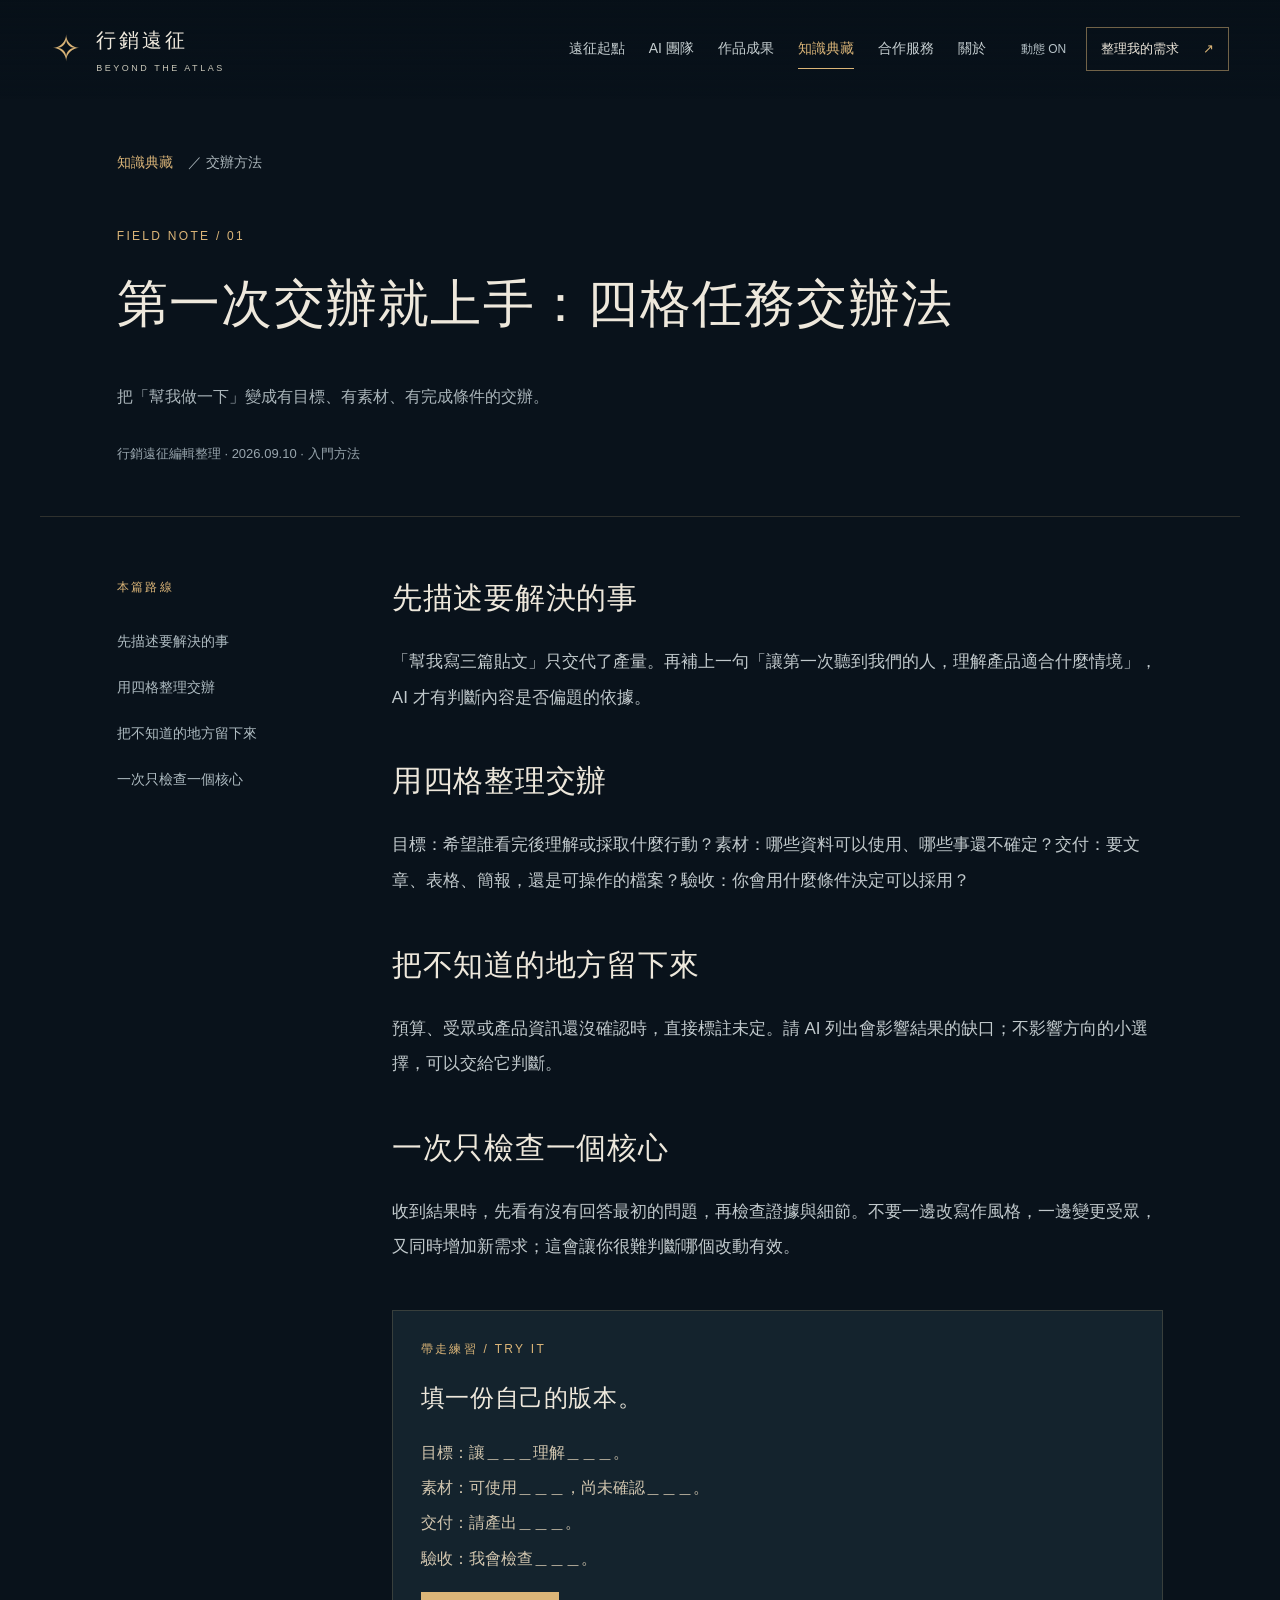
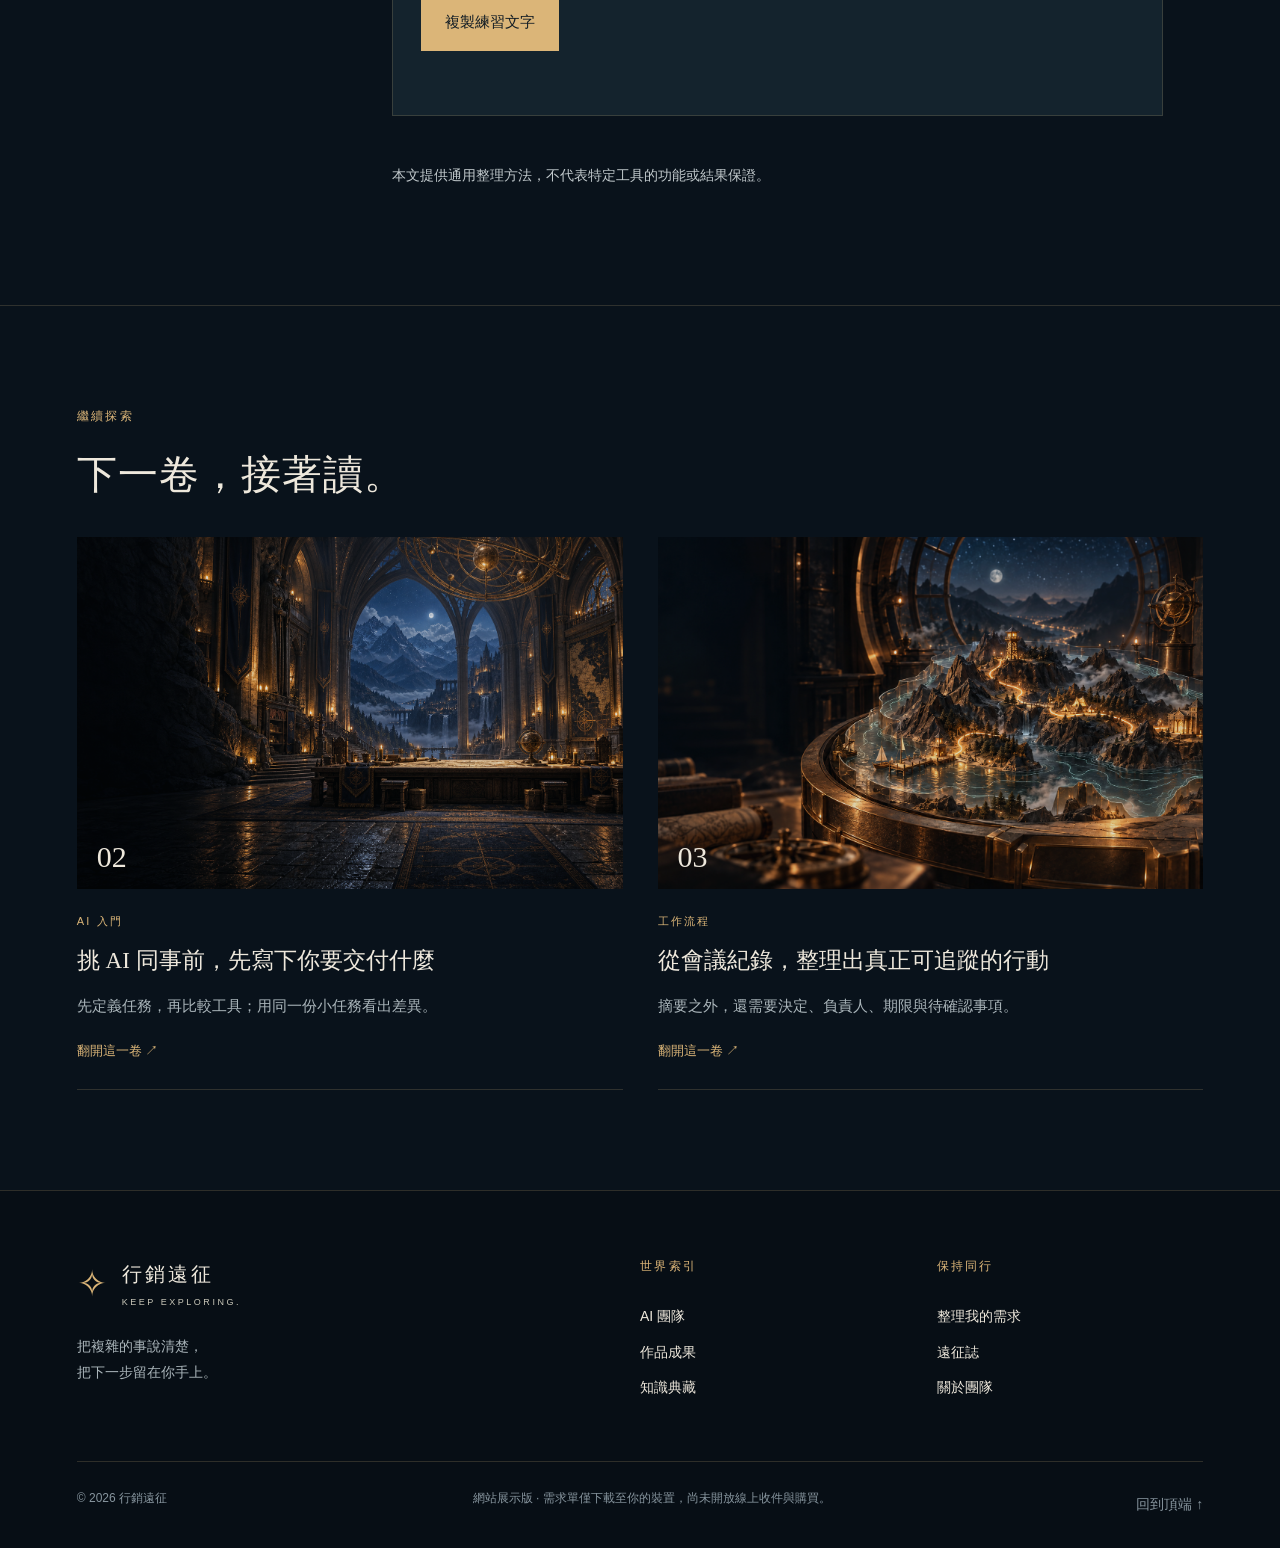
<file: article-task-brief.html>
<!doctype html><html lang="zh-Hant"><head><meta charset="utf-8"><meta name="viewport" content="width=device-width,initial-scale=1"><meta name="description" content="把「幫我做一下」變成有目標、有素材、有完成條件的交辦。"><meta name="theme-color" content="#09121b"><title>第一次交辦就上手：四格任務交辦法｜行銷遠征</title><link rel="icon" href="favicon.svg" type="image/svg+xml"><link rel="stylesheet" href="site.css?v=inner-1"><link rel="stylesheet" href="realm.css?v=type-1"><script src="site.js" defer></script></head><body id="top" class="inner-page"><a class="skip" href="#main">跳至主要內容</a><header class="site-header"><a class="brand" href="index.html" aria-label="行銷遠征首頁"><span class="crest">✧</span><span>行銷遠征<small>BEYOND THE ATLAS</small></span></a><nav id="main-nav" aria-label="主要導覽"><a href="index.html">遠征起點</a><a href="team.html">AI 團隊</a><a href="works.html">作品成果</a><a href="knowledge.html" aria-current="page">知識典藏</a><a href="services.html">合作服務</a><a href="about.html">關於</a></nav><div class="header-tools"><button class="motion-toggle" aria-pressed="false" aria-label="減少動態">動態 ON</button><a class="join-link" href="services.html#brief">整理我的需求 <span>↗</span></a><button class="menu-toggle" aria-expanded="false" aria-controls="main-nav">選單</button></div></header><main id="main"><section class="article-heading"><div class="breadcrumb"><a href="knowledge.html">知識典藏</a><span>／ 交辦方法</span></div><span class="eyebrow">FIELD NOTE / 01</span><h1>第一次交辦就上手：四格任務交辦法</h1><p>把「幫我做一下」變成有目標、有素材、有完成條件的交辦。</p><div class="article-meta">行銷遠征編輯整理 · 2026.09.10 · 入門方法</div></section><div class="article-layout"><aside aria-label="本篇目錄"><span class="eyebrow">本篇路線</span><a href="#part-0">先描述要解決的事</a><a href="#part-1">用四格整理交辦</a><a href="#part-2">把不知道的地方留下來</a><a href="#part-3">一次只檢查一個核心</a></aside><article class="prose"><section id="part-0"><h2>先描述要解決的事</h2><p>「幫我寫三篇貼文」只交代了產量。再補上一句「讓第一次聽到我們的人，理解產品適合什麼情境」，AI 才有判斷內容是否偏題的依據。</p></section><section id="part-1"><h2>用四格整理交辦</h2><p>目標：希望誰看完後理解或採取什麼行動？素材：哪些資料可以使用、哪些事還不確定？交付：要文章、表格、簡報，還是可操作的檔案？驗收：你會用什麼條件決定可以採用？</p></section><section id="part-2"><h2>把不知道的地方留下來</h2><p>預算、受眾或產品資訊還沒確認時，直接標註未定。請 AI 列出會影響結果的缺口；不影響方向的小選擇，可以交給它判斷。</p></section><section id="part-3"><h2>一次只檢查一個核心</h2><p>收到結果時，先看有沒有回答最初的問題，再檢查證據與細節。不要一邊改寫作風格，一邊變更受眾，又同時增加新需求；這會讓你很難判斷哪個改動有效。</p></section><section class="exercise"><span class="eyebrow">帶走練習 / TRY IT</span><h2>填一份自己的版本。</h2><pre id="exercise-text">目標：讓＿＿＿理解＿＿＿。
素材：可使用＿＿＿，尚未確認＿＿＿。
交付：請產出＿＿＿。
驗收：我會檢查＿＿＿。</pre><button class="button copy-exercise">複製練習文字</button><p class="copy-status fine" role="status"></p></section><p class="fine">本文提供通用整理方法，不代表特定工具的功能或結果保證。</p></article></div><section class="section related"><span class="eyebrow">繼續探索</span><h2>下一卷，接著讀。</h2><div class="journal-grid"><article class="journal-card" data-category="AI 入門" data-search="挑 AI 同事前，先寫下你要交付什麼 先定義任務，再比較工具；用同一份小任務看出差異。"><a href="article-choose-ai.html"><div class="journal-image"><img src="assets/world/guild.png" alt="" loading="lazy"><span>02</span></div><div class="journal-copy"><span class="eyebrow">AI 入門</span><h3>挑 AI 同事前，先寫下你要交付什麼</h3><p>先定義任務，再比較工具；用同一份小任務看出差異。</p><span class="read-link">翻開這一卷 ↗</span></div></a></article><article class="journal-card" data-category="工作流程" data-search="從會議紀錄，整理出真正可追蹤的行動 摘要之外，還需要決定、負責人、期限與待確認事項。"><a href="article-meeting-notes.html"><div class="journal-image"><img src="assets/world/room.png" alt="" loading="lazy"><span>03</span></div><div class="journal-copy"><span class="eyebrow">工作流程</span><h3>從會議紀錄，整理出真正可追蹤的行動</h3><p>摘要之外，還需要決定、負責人、期限與待確認事項。</p><span class="read-link">翻開這一卷 ↗</span></div></a></article></div></section></main><footer class="site-footer"><div><a class="brand" href="index.html"><span class="crest">✧</span><span>行銷遠征<small>KEEP EXPLORING.</small></span></a><p>把複雜的事說清楚，<br>把下一步留在你手上。</p></div><div><span class="eyebrow">世界索引</span><a href="team.html">AI 團隊</a><a href="works.html">作品成果</a><a href="knowledge.html">知識典藏</a></div><div><span class="eyebrow">保持同行</span><a href="services.html#brief">整理我的需求</a><a href="news.html">遠征誌</a><a href="about.html">關於團隊</a></div><div class="footer-bottom"><span>© 2026 行銷遠征</span><span>網站展示版 · 需求單僅下載至你的裝置，尚未開放線上收件與購買。</span><a href="#top">回到頂端 ↑</a></div></footer><div class="reading-progress" aria-hidden="true"></div></body></html>
</file>
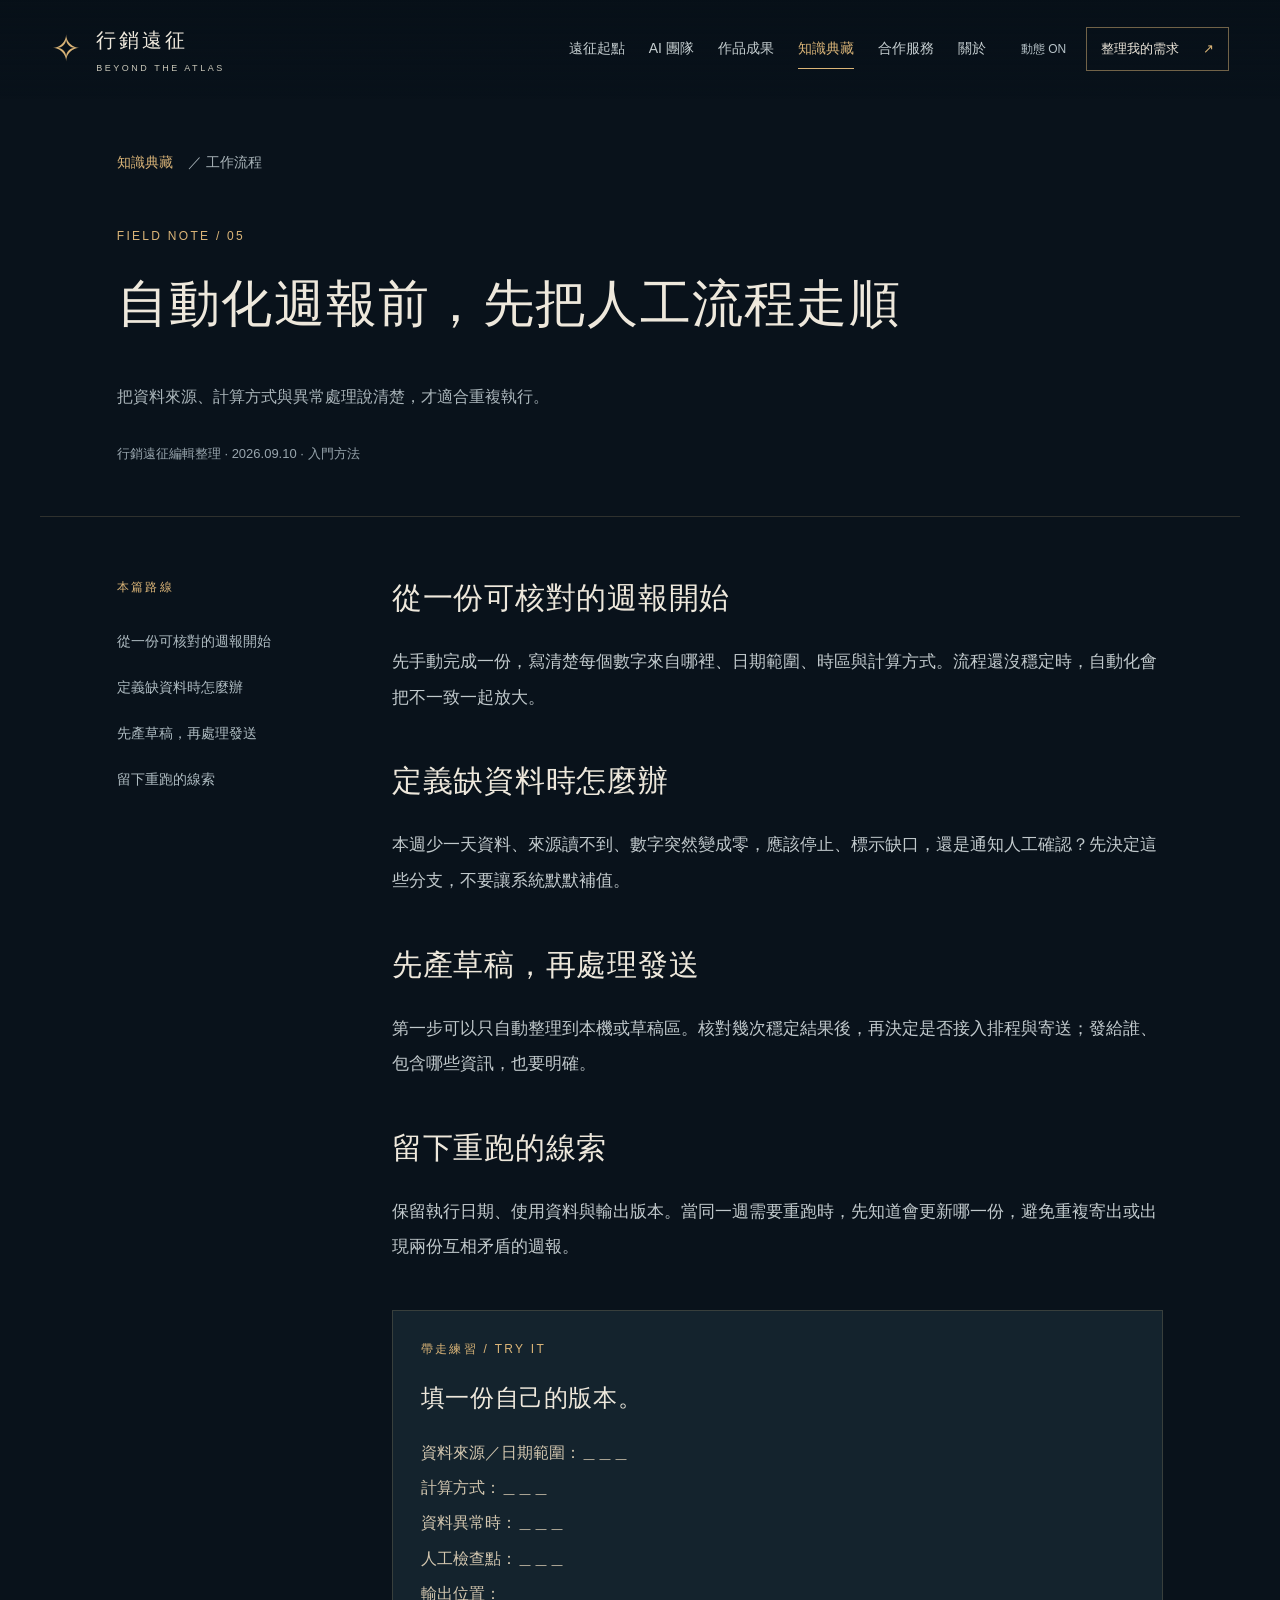
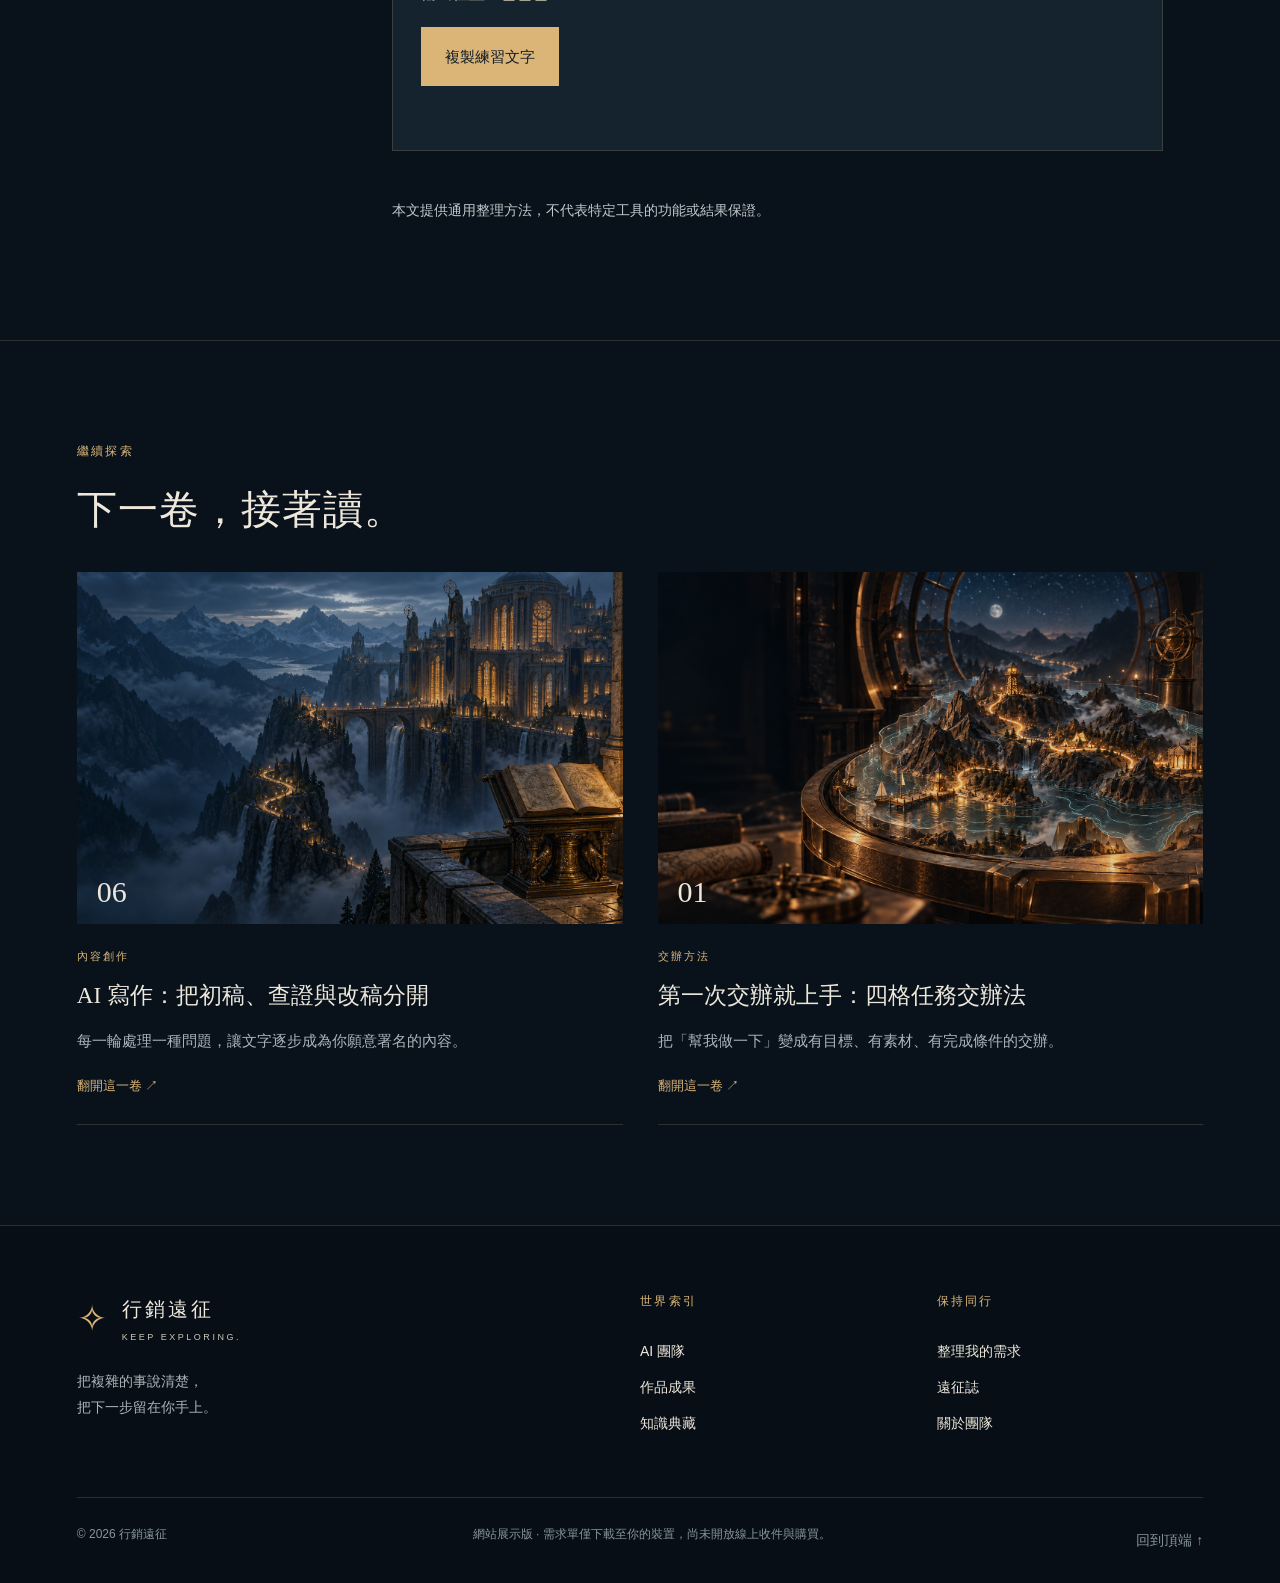
<file: article-weekly-report.html>
<!doctype html><html lang="zh-Hant"><head><meta charset="utf-8"><meta name="viewport" content="width=device-width,initial-scale=1"><meta name="description" content="把資料來源、計算方式與異常處理說清楚，才適合重複執行。"><meta name="theme-color" content="#09121b"><title>自動化週報前，先把人工流程走順｜行銷遠征</title><link rel="icon" href="favicon.svg" type="image/svg+xml"><link rel="stylesheet" href="site.css?v=inner-1"><link rel="stylesheet" href="realm.css?v=type-1"><script src="site.js" defer></script></head><body id="top" class="inner-page"><a class="skip" href="#main">跳至主要內容</a><header class="site-header"><a class="brand" href="index.html" aria-label="行銷遠征首頁"><span class="crest">✧</span><span>行銷遠征<small>BEYOND THE ATLAS</small></span></a><nav id="main-nav" aria-label="主要導覽"><a href="index.html">遠征起點</a><a href="team.html">AI 團隊</a><a href="works.html">作品成果</a><a href="knowledge.html" aria-current="page">知識典藏</a><a href="services.html">合作服務</a><a href="about.html">關於</a></nav><div class="header-tools"><button class="motion-toggle" aria-pressed="false" aria-label="減少動態">動態 ON</button><a class="join-link" href="services.html#brief">整理我的需求 <span>↗</span></a><button class="menu-toggle" aria-expanded="false" aria-controls="main-nav">選單</button></div></header><main id="main"><section class="article-heading"><div class="breadcrumb"><a href="knowledge.html">知識典藏</a><span>／ 工作流程</span></div><span class="eyebrow">FIELD NOTE / 05</span><h1>自動化週報前，先把人工流程走順</h1><p>把資料來源、計算方式與異常處理說清楚，才適合重複執行。</p><div class="article-meta">行銷遠征編輯整理 · 2026.09.10 · 入門方法</div></section><div class="article-layout"><aside aria-label="本篇目錄"><span class="eyebrow">本篇路線</span><a href="#part-0">從一份可核對的週報開始</a><a href="#part-1">定義缺資料時怎麼辦</a><a href="#part-2">先產草稿，再處理發送</a><a href="#part-3">留下重跑的線索</a></aside><article class="prose"><section id="part-0"><h2>從一份可核對的週報開始</h2><p>先手動完成一份，寫清楚每個數字來自哪裡、日期範圍、時區與計算方式。流程還沒穩定時，自動化會把不一致一起放大。</p></section><section id="part-1"><h2>定義缺資料時怎麼辦</h2><p>本週少一天資料、來源讀不到、數字突然變成零，應該停止、標示缺口，還是通知人工確認？先決定這些分支，不要讓系統默默補值。</p></section><section id="part-2"><h2>先產草稿，再處理發送</h2><p>第一步可以只自動整理到本機或草稿區。核對幾次穩定結果後，再決定是否接入排程與寄送；發給誰、包含哪些資訊，也要明確。</p></section><section id="part-3"><h2>留下重跑的線索</h2><p>保留執行日期、使用資料與輸出版本。當同一週需要重跑時，先知道會更新哪一份，避免重複寄出或出現兩份互相矛盾的週報。</p></section><section class="exercise"><span class="eyebrow">帶走練習 / TRY IT</span><h2>填一份自己的版本。</h2><pre id="exercise-text">資料來源／日期範圍：＿＿＿
計算方式：＿＿＿
資料異常時：＿＿＿
人工檢查點：＿＿＿
輸出位置：＿＿＿</pre><button class="button copy-exercise">複製練習文字</button><p class="copy-status fine" role="status"></p></section><p class="fine">本文提供通用整理方法，不代表特定工具的功能或結果保證。</p></article></div><section class="section related"><span class="eyebrow">繼續探索</span><h2>下一卷，接著讀。</h2><div class="journal-grid"><article class="journal-card" data-category="內容創作" data-search="AI 寫作：把初稿、查證與改稿分開 每一輪處理一種問題，讓文字逐步成為你願意署名的內容。"><a href="article-writing-workflow.html"><div class="journal-image"><img src="assets/world/archive.png" alt="" loading="lazy"><span>06</span></div><div class="journal-copy"><span class="eyebrow">內容創作</span><h3>AI 寫作：把初稿、查證與改稿分開</h3><p>每一輪處理一種問題，讓文字逐步成為你願意署名的內容。</p><span class="read-link">翻開這一卷 ↗</span></div></a></article><article class="journal-card" data-category="交辦方法" data-search="第一次交辦就上手：四格任務交辦法 把「幫我做一下」變成有目標、有素材、有完成條件的交辦。"><a href="article-task-brief.html"><div class="journal-image"><img src="assets/world/room.png" alt="" loading="lazy"><span>01</span></div><div class="journal-copy"><span class="eyebrow">交辦方法</span><h3>第一次交辦就上手：四格任務交辦法</h3><p>把「幫我做一下」變成有目標、有素材、有完成條件的交辦。</p><span class="read-link">翻開這一卷 ↗</span></div></a></article></div></section></main><footer class="site-footer"><div><a class="brand" href="index.html"><span class="crest">✧</span><span>行銷遠征<small>KEEP EXPLORING.</small></span></a><p>把複雜的事說清楚，<br>把下一步留在你手上。</p></div><div><span class="eyebrow">世界索引</span><a href="team.html">AI 團隊</a><a href="works.html">作品成果</a><a href="knowledge.html">知識典藏</a></div><div><span class="eyebrow">保持同行</span><a href="services.html#brief">整理我的需求</a><a href="news.html">遠征誌</a><a href="about.html">關於團隊</a></div><div class="footer-bottom"><span>© 2026 行銷遠征</span><span>網站展示版 · 需求單僅下載至你的裝置，尚未開放線上收件與購買。</span><a href="#top">回到頂端 ↑</a></div></footer><div class="reading-progress" aria-hidden="true"></div></body></html>
</file>
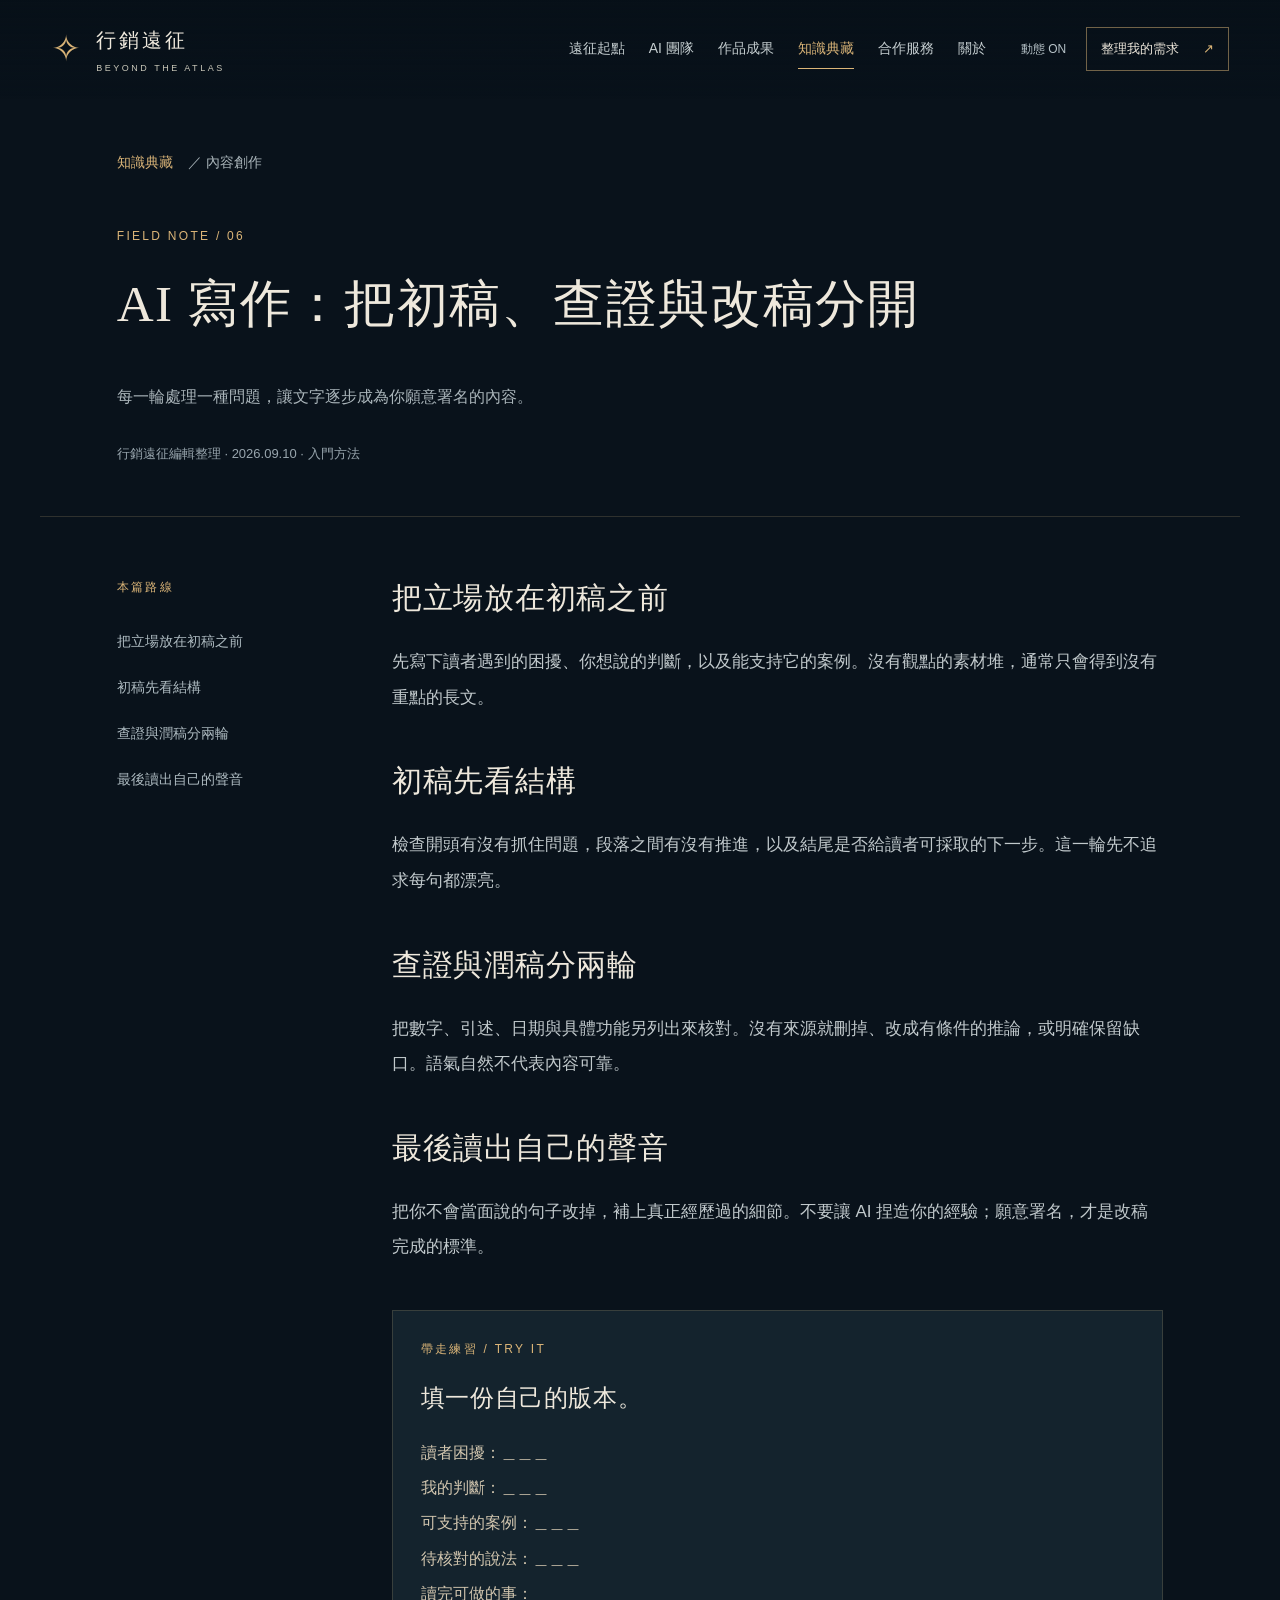
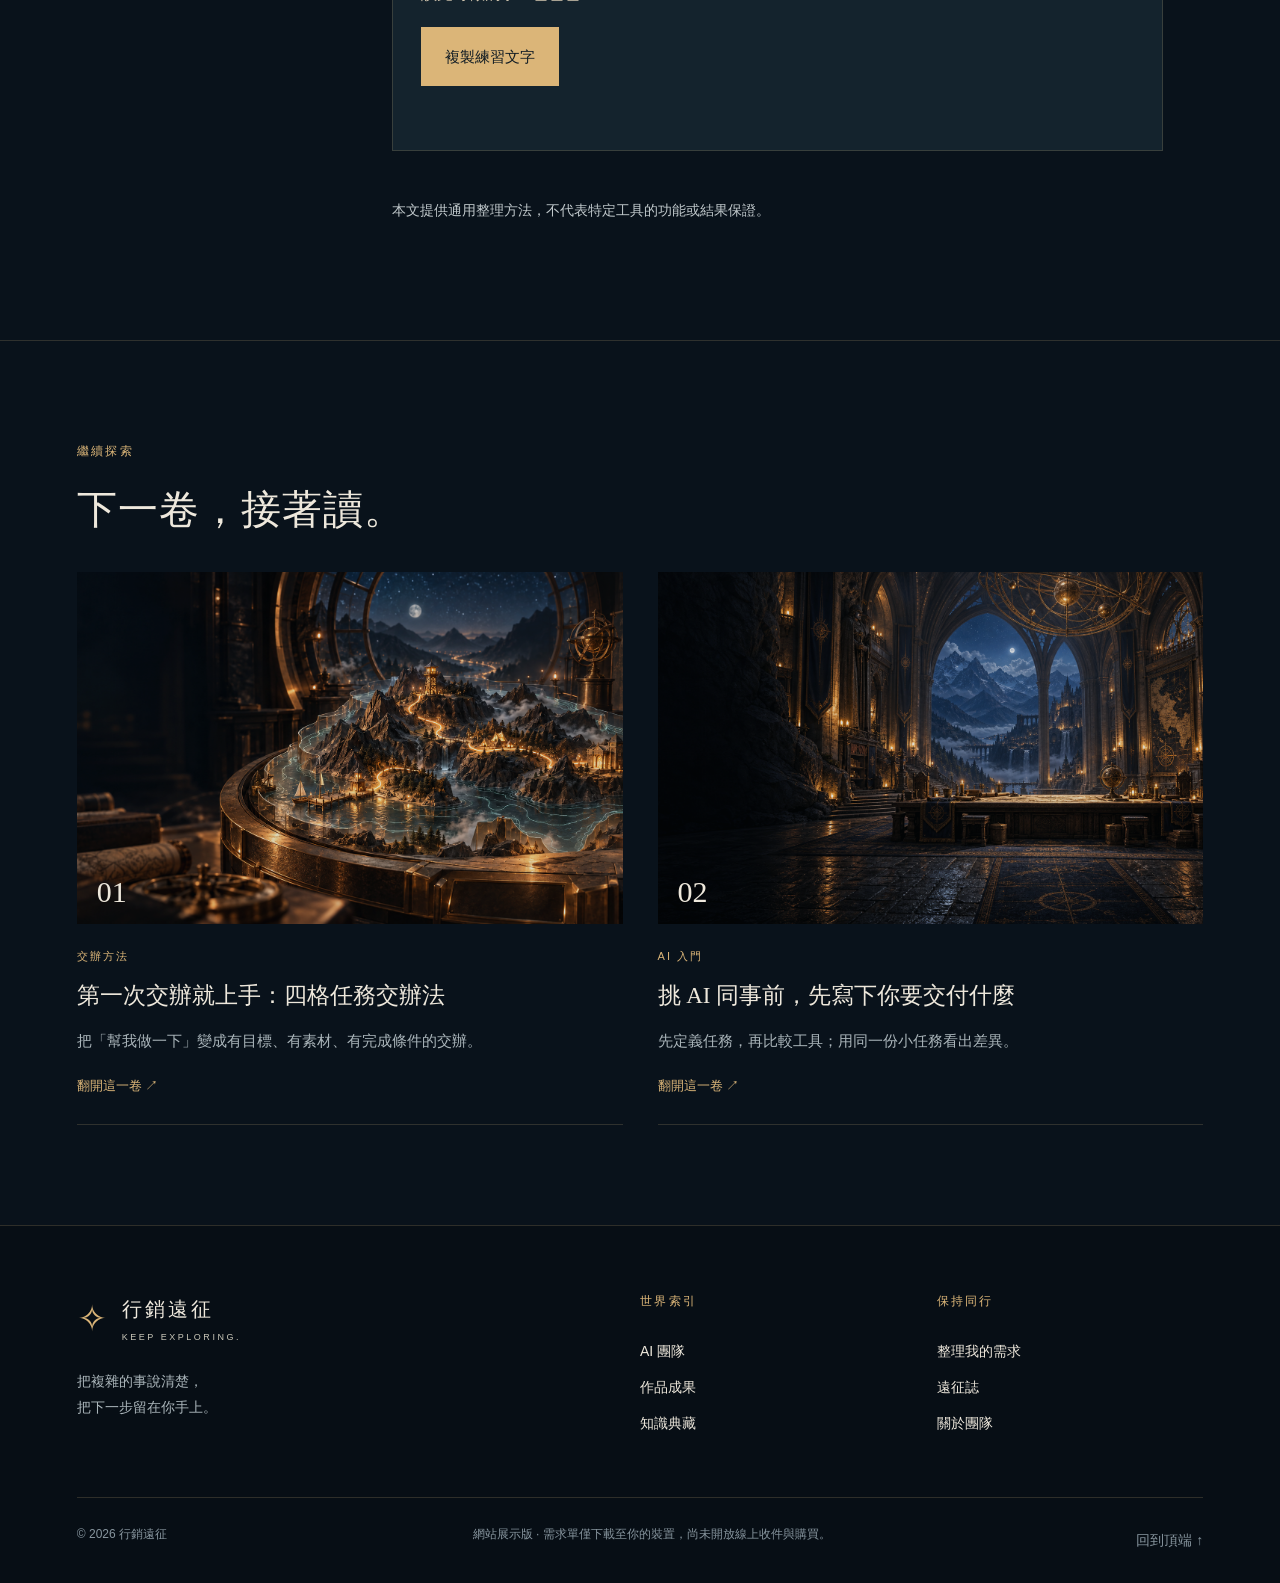
<file: article-writing-workflow.html>
<!doctype html><html lang="zh-Hant"><head><meta charset="utf-8"><meta name="viewport" content="width=device-width,initial-scale=1"><meta name="description" content="每一輪處理一種問題，讓文字逐步成為你願意署名的內容。"><meta name="theme-color" content="#09121b"><title>AI 寫作：把初稿、查證與改稿分開｜行銷遠征</title><link rel="icon" href="favicon.svg" type="image/svg+xml"><link rel="stylesheet" href="site.css?v=inner-1"><link rel="stylesheet" href="realm.css?v=type-1"><script src="site.js" defer></script></head><body id="top" class="inner-page"><a class="skip" href="#main">跳至主要內容</a><header class="site-header"><a class="brand" href="index.html" aria-label="行銷遠征首頁"><span class="crest">✧</span><span>行銷遠征<small>BEYOND THE ATLAS</small></span></a><nav id="main-nav" aria-label="主要導覽"><a href="index.html">遠征起點</a><a href="team.html">AI 團隊</a><a href="works.html">作品成果</a><a href="knowledge.html" aria-current="page">知識典藏</a><a href="services.html">合作服務</a><a href="about.html">關於</a></nav><div class="header-tools"><button class="motion-toggle" aria-pressed="false" aria-label="減少動態">動態 ON</button><a class="join-link" href="services.html#brief">整理我的需求 <span>↗</span></a><button class="menu-toggle" aria-expanded="false" aria-controls="main-nav">選單</button></div></header><main id="main"><section class="article-heading"><div class="breadcrumb"><a href="knowledge.html">知識典藏</a><span>／ 內容創作</span></div><span class="eyebrow">FIELD NOTE / 06</span><h1>AI 寫作：把初稿、查證與改稿分開</h1><p>每一輪處理一種問題，讓文字逐步成為你願意署名的內容。</p><div class="article-meta">行銷遠征編輯整理 · 2026.09.10 · 入門方法</div></section><div class="article-layout"><aside aria-label="本篇目錄"><span class="eyebrow">本篇路線</span><a href="#part-0">把立場放在初稿之前</a><a href="#part-1">初稿先看結構</a><a href="#part-2">查證與潤稿分兩輪</a><a href="#part-3">最後讀出自己的聲音</a></aside><article class="prose"><section id="part-0"><h2>把立場放在初稿之前</h2><p>先寫下讀者遇到的困擾、你想說的判斷，以及能支持它的案例。沒有觀點的素材堆，通常只會得到沒有重點的長文。</p></section><section id="part-1"><h2>初稿先看結構</h2><p>檢查開頭有沒有抓住問題，段落之間有沒有推進，以及結尾是否給讀者可採取的下一步。這一輪先不追求每句都漂亮。</p></section><section id="part-2"><h2>查證與潤稿分兩輪</h2><p>把數字、引述、日期與具體功能另列出來核對。沒有來源就刪掉、改成有條件的推論，或明確保留缺口。語氣自然不代表內容可靠。</p></section><section id="part-3"><h2>最後讀出自己的聲音</h2><p>把你不會當面說的句子改掉，補上真正經歷過的細節。不要讓 AI 捏造你的經驗；願意署名，才是改稿完成的標準。</p></section><section class="exercise"><span class="eyebrow">帶走練習 / TRY IT</span><h2>填一份自己的版本。</h2><pre id="exercise-text">讀者困擾：＿＿＿
我的判斷：＿＿＿
可支持的案例：＿＿＿
待核對的說法：＿＿＿
讀完可做的事：＿＿＿</pre><button class="button copy-exercise">複製練習文字</button><p class="copy-status fine" role="status"></p></section><p class="fine">本文提供通用整理方法，不代表特定工具的功能或結果保證。</p></article></div><section class="section related"><span class="eyebrow">繼續探索</span><h2>下一卷，接著讀。</h2><div class="journal-grid"><article class="journal-card" data-category="交辦方法" data-search="第一次交辦就上手：四格任務交辦法 把「幫我做一下」變成有目標、有素材、有完成條件的交辦。"><a href="article-task-brief.html"><div class="journal-image"><img src="assets/world/room.png" alt="" loading="lazy"><span>01</span></div><div class="journal-copy"><span class="eyebrow">交辦方法</span><h3>第一次交辦就上手：四格任務交辦法</h3><p>把「幫我做一下」變成有目標、有素材、有完成條件的交辦。</p><span class="read-link">翻開這一卷 ↗</span></div></a></article><article class="journal-card" data-category="AI 入門" data-search="挑 AI 同事前，先寫下你要交付什麼 先定義任務，再比較工具；用同一份小任務看出差異。"><a href="article-choose-ai.html"><div class="journal-image"><img src="assets/world/guild.png" alt="" loading="lazy"><span>02</span></div><div class="journal-copy"><span class="eyebrow">AI 入門</span><h3>挑 AI 同事前，先寫下你要交付什麼</h3><p>先定義任務，再比較工具；用同一份小任務看出差異。</p><span class="read-link">翻開這一卷 ↗</span></div></a></article></div></section></main><footer class="site-footer"><div><a class="brand" href="index.html"><span class="crest">✧</span><span>行銷遠征<small>KEEP EXPLORING.</small></span></a><p>把複雜的事說清楚，<br>把下一步留在你手上。</p></div><div><span class="eyebrow">世界索引</span><a href="team.html">AI 團隊</a><a href="works.html">作品成果</a><a href="knowledge.html">知識典藏</a></div><div><span class="eyebrow">保持同行</span><a href="services.html#brief">整理我的需求</a><a href="news.html">遠征誌</a><a href="about.html">關於團隊</a></div><div class="footer-bottom"><span>© 2026 行銷遠征</span><span>網站展示版 · 需求單僅下載至你的裝置，尚未開放線上收件與購買。</span><a href="#top">回到頂端 ↑</a></div></footer><div class="reading-progress" aria-hidden="true"></div></body></html>
</file>
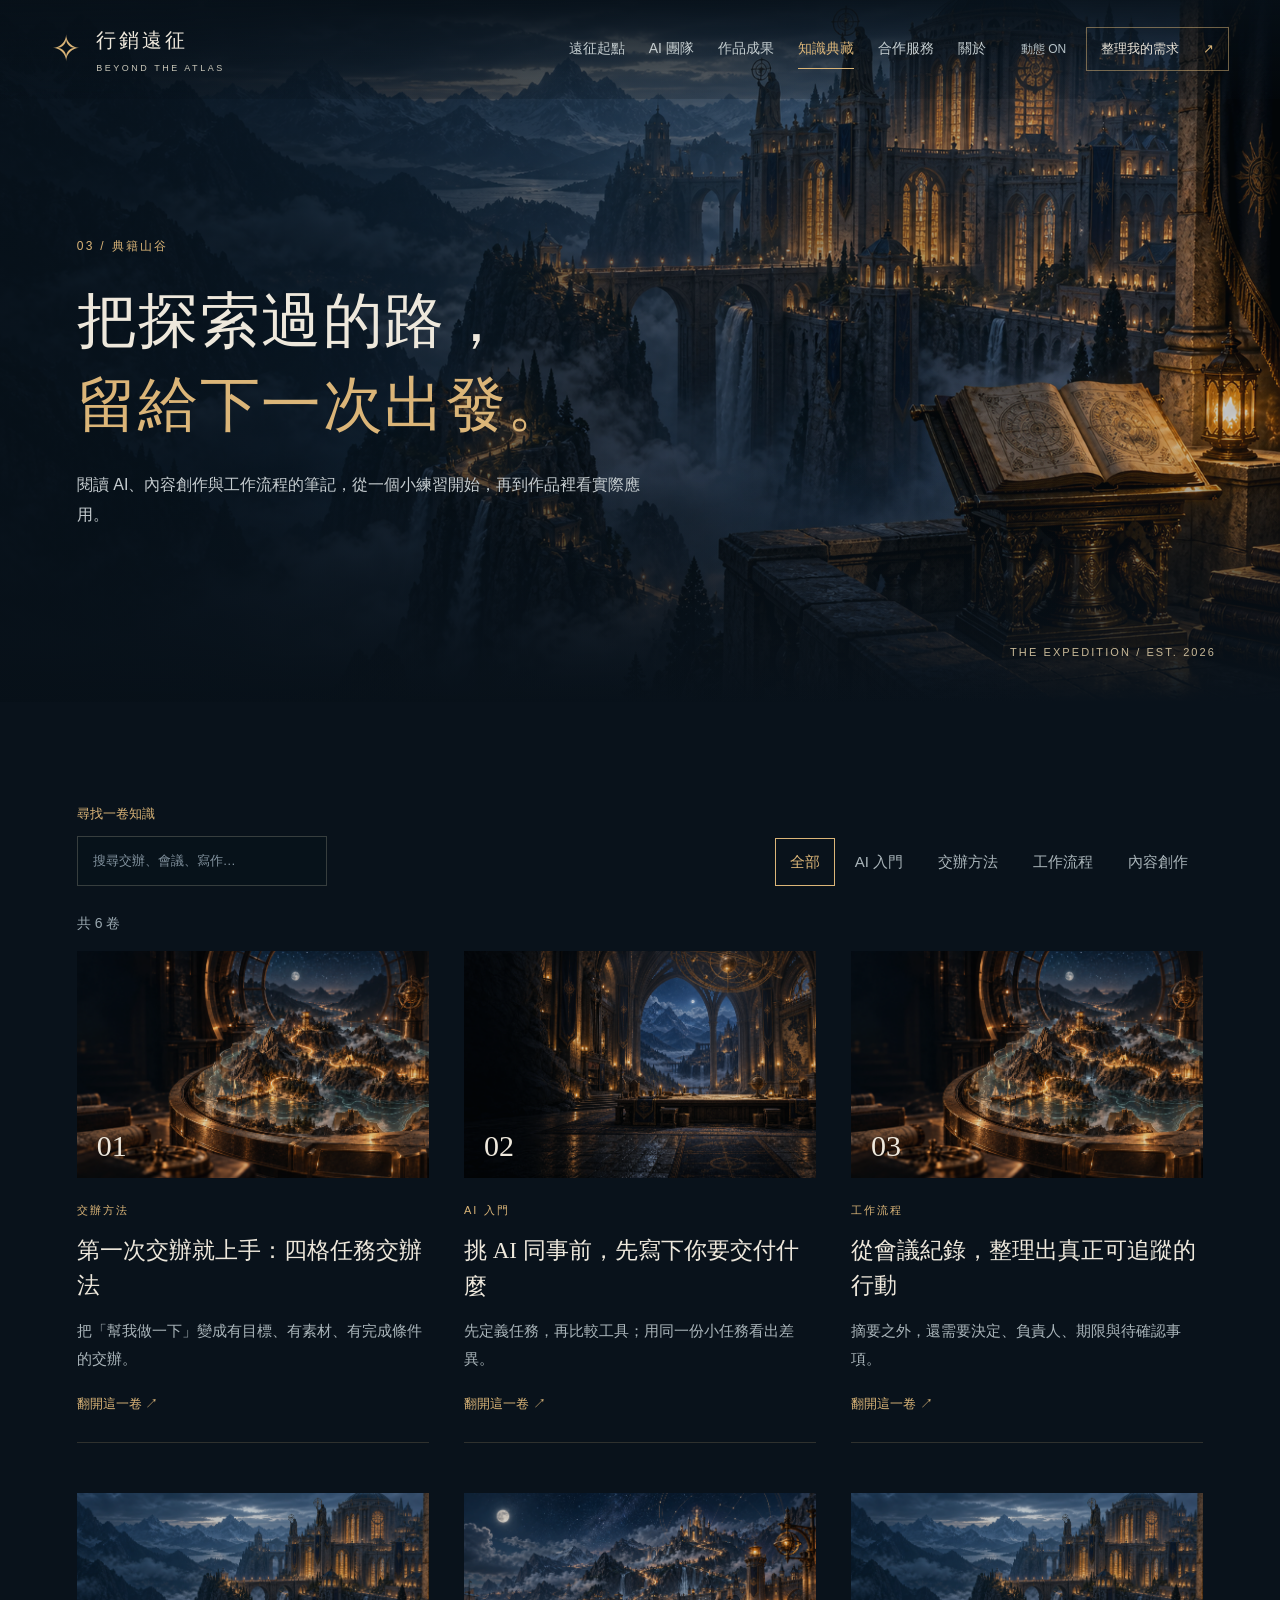
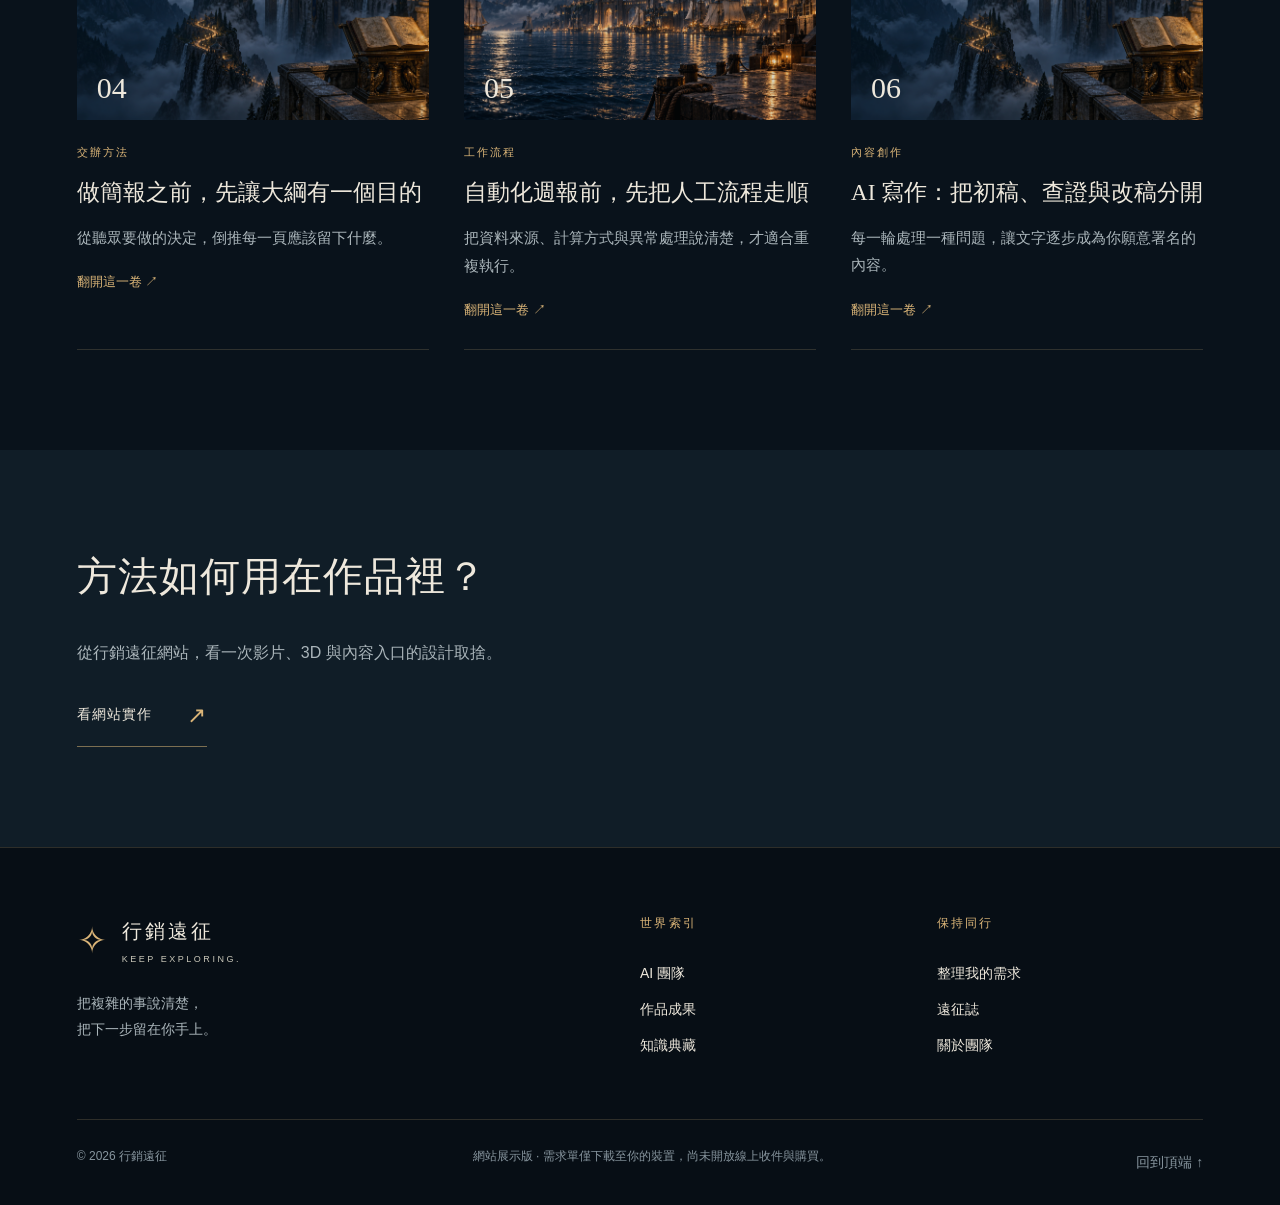
<file: knowledge.html>
<!doctype html><html lang="zh-Hant"><head><meta charset="utf-8"><meta name="viewport" content="width=device-width,initial-scale=1"><meta name="description" content="搜尋 AI 入門、交辦方法、內容創作與工作流程的六篇入門指南。"><meta name="theme-color" content="#09121b"><title>知識典藏｜行銷遠征</title><link rel="icon" href="favicon.svg" type="image/svg+xml"><link rel="stylesheet" href="site.css?v=inner-1"><link rel="stylesheet" href="realm.css?v=type-1"><script src="site.js" defer></script></head><body id="top" class="inner-page"><a class="skip" href="#main">跳至主要內容</a><header class="site-header"><a class="brand" href="index.html" aria-label="行銷遠征首頁"><span class="crest">✧</span><span>行銷遠征<small>BEYOND THE ATLAS</small></span></a><nav id="main-nav" aria-label="主要導覽"><a href="index.html">遠征起點</a><a href="team.html">AI 團隊</a><a href="works.html">作品成果</a><a href="knowledge.html" aria-current="page">知識典藏</a><a href="services.html">合作服務</a><a href="about.html">關於</a></nav><div class="header-tools"><button class="motion-toggle" aria-pressed="false" aria-label="減少動態">動態 ON</button><a class="join-link" href="services.html#brief">整理我的需求 <span>↗</span></a><button class="menu-toggle" aria-expanded="false" aria-controls="main-nav">選單</button></div></header><main id="main"><section class="page-hero"><img class="hero-art" src="assets/world/archive.png" alt="" fetchpriority="high"><div class="hero-shade"></div><div class="hero-content"><span class="eyebrow">03 / 典籍山谷</span><h1>把探索過的路，<br><em>留給下一次出發。</em></h1><p>閱讀 AI、內容創作與工作流程的筆記，從一個小練習開始，再到作品裡看實際應用。</p></div><span class="coordinate" aria-hidden="true">THE EXPEDITION / EST. 2026</span></section><section class="section"><div class="library-tools"><label for="search">尋找一卷知識<input type="search" id="search" placeholder="搜尋交辦、會議、寫作…" autocomplete="off"></label><div class="filters" role="group" aria-label="文章分類"><button data-filter="全部" aria-pressed="true">全部</button><button data-filter="AI 入門" aria-pressed="false">AI 入門</button><button data-filter="交辦方法" aria-pressed="false">交辦方法</button><button data-filter="工作流程" aria-pressed="false">工作流程</button><button data-filter="內容創作" aria-pressed="false">內容創作</button></div></div><p id="result-count" class="fine" role="status">共 6 卷</p><div class="journal-grid library-grid"><article class="journal-card" data-category="交辦方法" data-search="第一次交辦就上手：四格任務交辦法 把「幫我做一下」變成有目標、有素材、有完成條件的交辦。"><a href="article-task-brief.html"><div class="journal-image"><img src="assets/world/room.png" alt="" loading="lazy"><span>01</span></div><div class="journal-copy"><span class="eyebrow">交辦方法</span><h3>第一次交辦就上手：四格任務交辦法</h3><p>把「幫我做一下」變成有目標、有素材、有完成條件的交辦。</p><span class="read-link">翻開這一卷 ↗</span></div></a></article><article class="journal-card" data-category="AI 入門" data-search="挑 AI 同事前，先寫下你要交付什麼 先定義任務，再比較工具；用同一份小任務看出差異。"><a href="article-choose-ai.html"><div class="journal-image"><img src="assets/world/guild.png" alt="" loading="lazy"><span>02</span></div><div class="journal-copy"><span class="eyebrow">AI 入門</span><h3>挑 AI 同事前，先寫下你要交付什麼</h3><p>先定義任務，再比較工具；用同一份小任務看出差異。</p><span class="read-link">翻開這一卷 ↗</span></div></a></article><article class="journal-card" data-category="工作流程" data-search="從會議紀錄，整理出真正可追蹤的行動 摘要之外，還需要決定、負責人、期限與待確認事項。"><a href="article-meeting-notes.html"><div class="journal-image"><img src="assets/world/room.png" alt="" loading="lazy"><span>03</span></div><div class="journal-copy"><span class="eyebrow">工作流程</span><h3>從會議紀錄，整理出真正可追蹤的行動</h3><p>摘要之外，還需要決定、負責人、期限與待確認事項。</p><span class="read-link">翻開這一卷 ↗</span></div></a></article><article class="journal-card" data-category="交辦方法" data-search="做簡報之前，先讓大綱有一個目的 從聽眾要做的決定，倒推每一頁應該留下什麼。"><a href="article-presentation-outline.html"><div class="journal-image"><img src="assets/world/archive.png" alt="" loading="lazy"><span>04</span></div><div class="journal-copy"><span class="eyebrow">交辦方法</span><h3>做簡報之前，先讓大綱有一個目的</h3><p>從聽眾要做的決定，倒推每一頁應該留下什麼。</p><span class="read-link">翻開這一卷 ↗</span></div></a></article><article class="journal-card" data-category="工作流程" data-search="自動化週報前，先把人工流程走順 把資料來源、計算方式與異常處理說清楚，才適合重複執行。"><a href="article-weekly-report.html"><div class="journal-image"><img src="assets/world/harbor.png" alt="" loading="lazy"><span>05</span></div><div class="journal-copy"><span class="eyebrow">工作流程</span><h3>自動化週報前，先把人工流程走順</h3><p>把資料來源、計算方式與異常處理說清楚，才適合重複執行。</p><span class="read-link">翻開這一卷 ↗</span></div></a></article><article class="journal-card" data-category="內容創作" data-search="AI 寫作：把初稿、查證與改稿分開 每一輪處理一種問題，讓文字逐步成為你願意署名的內容。"><a href="article-writing-workflow.html"><div class="journal-image"><img src="assets/world/archive.png" alt="" loading="lazy"><span>06</span></div><div class="journal-copy"><span class="eyebrow">內容創作</span><h3>AI 寫作：把初稿、查證與改稿分開</h3><p>每一輪處理一種問題，讓文字逐步成為你願意署名的內容。</p><span class="read-link">翻開這一卷 ↗</span></div></a></article></div><div class="empty-state" id="empty-state" hidden><h2>這段路，還沒有對應的卷冊。</h2><p>試試更短的關鍵字，或查看全部內容。</p><button class="button" id="reset-search">清除搜尋與分類</button></div></section><section class="section tinted"><h2>方法如何用在作品裡？</h2><p>從行銷遠征網站，看一次影片、3D 與內容入口的設計取捨。</p><a class="text-link" href="works.html#site-case">看網站實作 <span>↗</span></a></section></main><footer class="site-footer"><div><a class="brand" href="index.html"><span class="crest">✧</span><span>行銷遠征<small>KEEP EXPLORING.</small></span></a><p>把複雜的事說清楚，<br>把下一步留在你手上。</p></div><div><span class="eyebrow">世界索引</span><a href="team.html">AI 團隊</a><a href="works.html">作品成果</a><a href="knowledge.html">知識典藏</a></div><div><span class="eyebrow">保持同行</span><a href="services.html#brief">整理我的需求</a><a href="news.html">遠征誌</a><a href="about.html">關於團隊</a></div><div class="footer-bottom"><span>© 2026 行銷遠征</span><span>網站展示版 · 需求單僅下載至你的裝置，尚未開放線上收件與購買。</span><a href="#top">回到頂端 ↑</a></div></footer><div class="reading-progress" aria-hidden="true"></div></body></html>
</file>
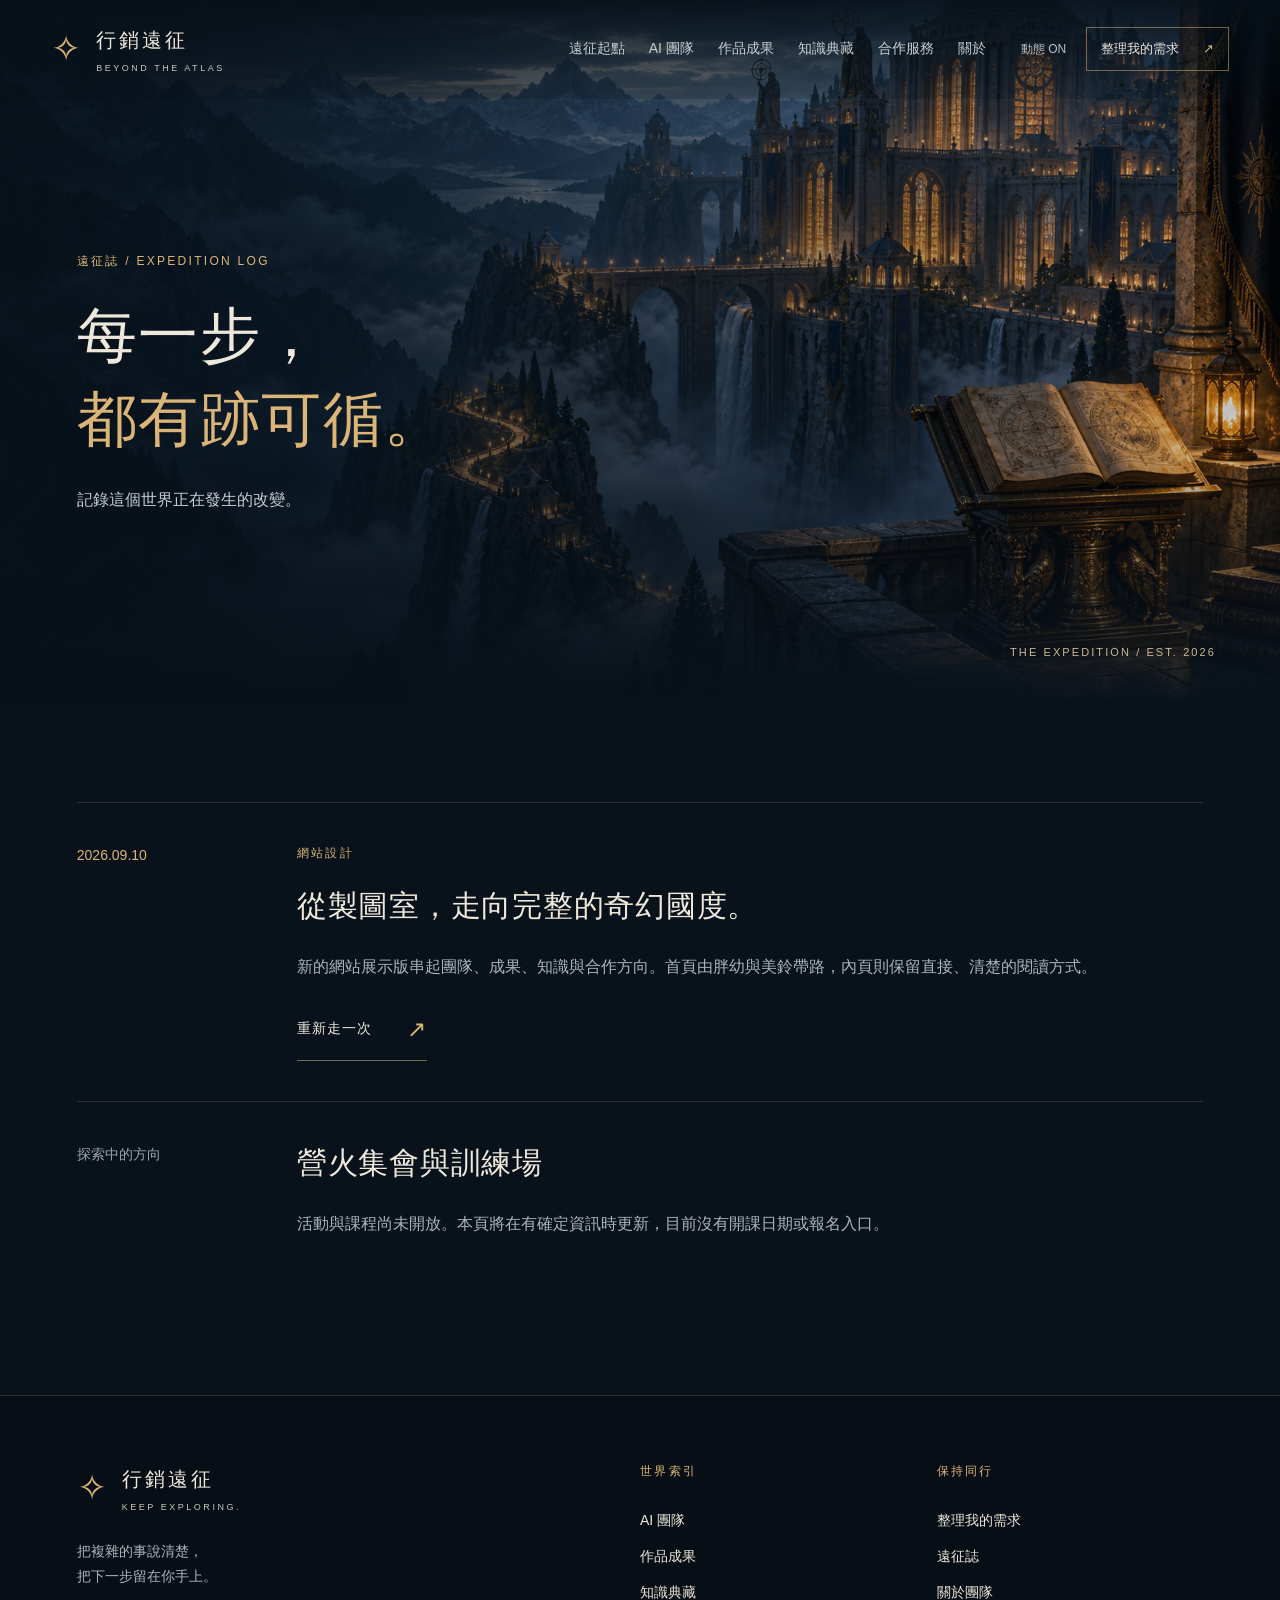
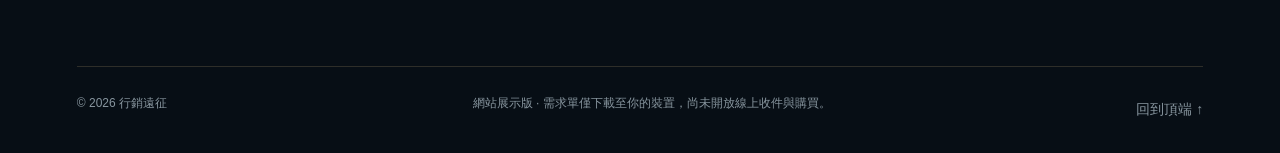
<file: news.html>
<!doctype html><html lang="zh-Hant"><head><meta charset="utf-8"><meta name="viewport" content="width=device-width,initial-scale=1"><meta name="description" content="網站更新與仍在探索中的方向。"><meta name="theme-color" content="#09121b"><title>遠征誌｜行銷遠征</title><link rel="icon" href="favicon.svg" type="image/svg+xml"><link rel="stylesheet" href="site.css?v=inner-1"><link rel="stylesheet" href="realm.css?v=type-1"><script src="site.js" defer></script></head><body id="top" class="inner-page"><a class="skip" href="#main">跳至主要內容</a><header class="site-header"><a class="brand" href="index.html" aria-label="行銷遠征首頁"><span class="crest">✧</span><span>行銷遠征<small>BEYOND THE ATLAS</small></span></a><nav id="main-nav" aria-label="主要導覽"><a href="index.html">遠征起點</a><a href="team.html">AI 團隊</a><a href="works.html">作品成果</a><a href="knowledge.html">知識典藏</a><a href="services.html">合作服務</a><a href="about.html">關於</a></nav><div class="header-tools"><button class="motion-toggle" aria-pressed="false" aria-label="減少動態">動態 ON</button><a class="join-link" href="services.html#brief">整理我的需求 <span>↗</span></a><button class="menu-toggle" aria-expanded="false" aria-controls="main-nav">選單</button></div></header><main id="main"><section class="page-hero"><img class="hero-art" src="assets/world/archive.png" alt="" fetchpriority="high"><div class="hero-shade"></div><div class="hero-content"><span class="eyebrow">遠征誌 / EXPEDITION LOG</span><h1>每一步，<br><em>都有跡可循。</em></h1><p>記錄這個世界正在發生的改變。</p></div><span class="coordinate" aria-hidden="true">THE EXPEDITION / EST. 2026</span></section><section class="section news-list"><article><time datetime="2026-09-10">2026.09.10</time><div><span class="eyebrow">網站設計</span><h2>從製圖室，走向完整的奇幻國度。</h2><p>新的網站展示版串起團隊、成果、知識與合作方向。首頁由胖幼與美鈴帶路，內頁則保留直接、清楚的閱讀方式。</p><a class="text-link" href="index.html">重新走一次 <span>↗</span></a></div></article><article><span class="fine">探索中的方向</span><div><h2>營火集會與訓練場</h2><p>活動與課程尚未開放。本頁將在有確定資訊時更新，目前沒有開課日期或報名入口。</p></div></article></section></main><footer class="site-footer"><div><a class="brand" href="index.html"><span class="crest">✧</span><span>行銷遠征<small>KEEP EXPLORING.</small></span></a><p>把複雜的事說清楚，<br>把下一步留在你手上。</p></div><div><span class="eyebrow">世界索引</span><a href="team.html">AI 團隊</a><a href="works.html">作品成果</a><a href="knowledge.html">知識典藏</a></div><div><span class="eyebrow">保持同行</span><a href="services.html#brief">整理我的需求</a><a href="news.html">遠征誌</a><a href="about.html">關於團隊</a></div><div class="footer-bottom"><span>© 2026 行銷遠征</span><span>網站展示版 · 需求單僅下載至你的裝置，尚未開放線上收件與購買。</span><a href="#top">回到頂端 ↑</a></div></footer><div class="reading-progress" aria-hidden="true"></div></body></html>
</file>
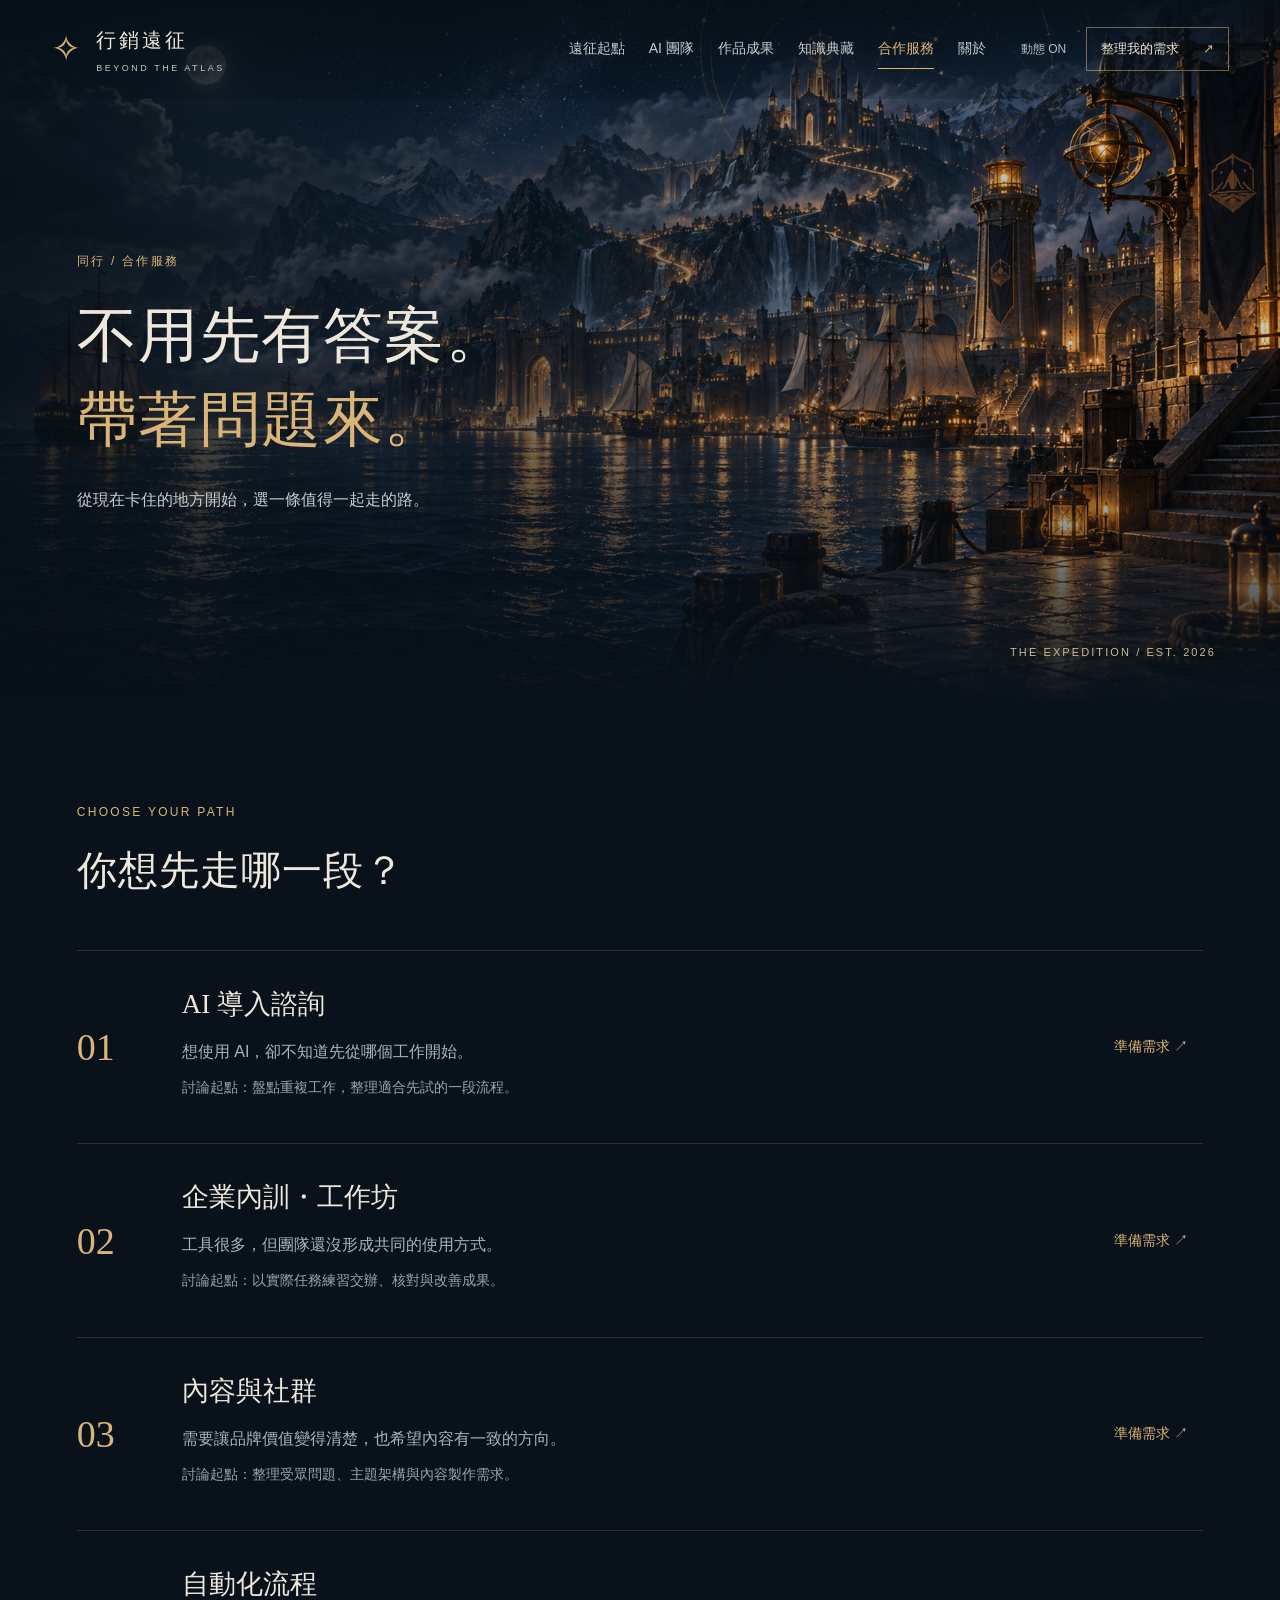
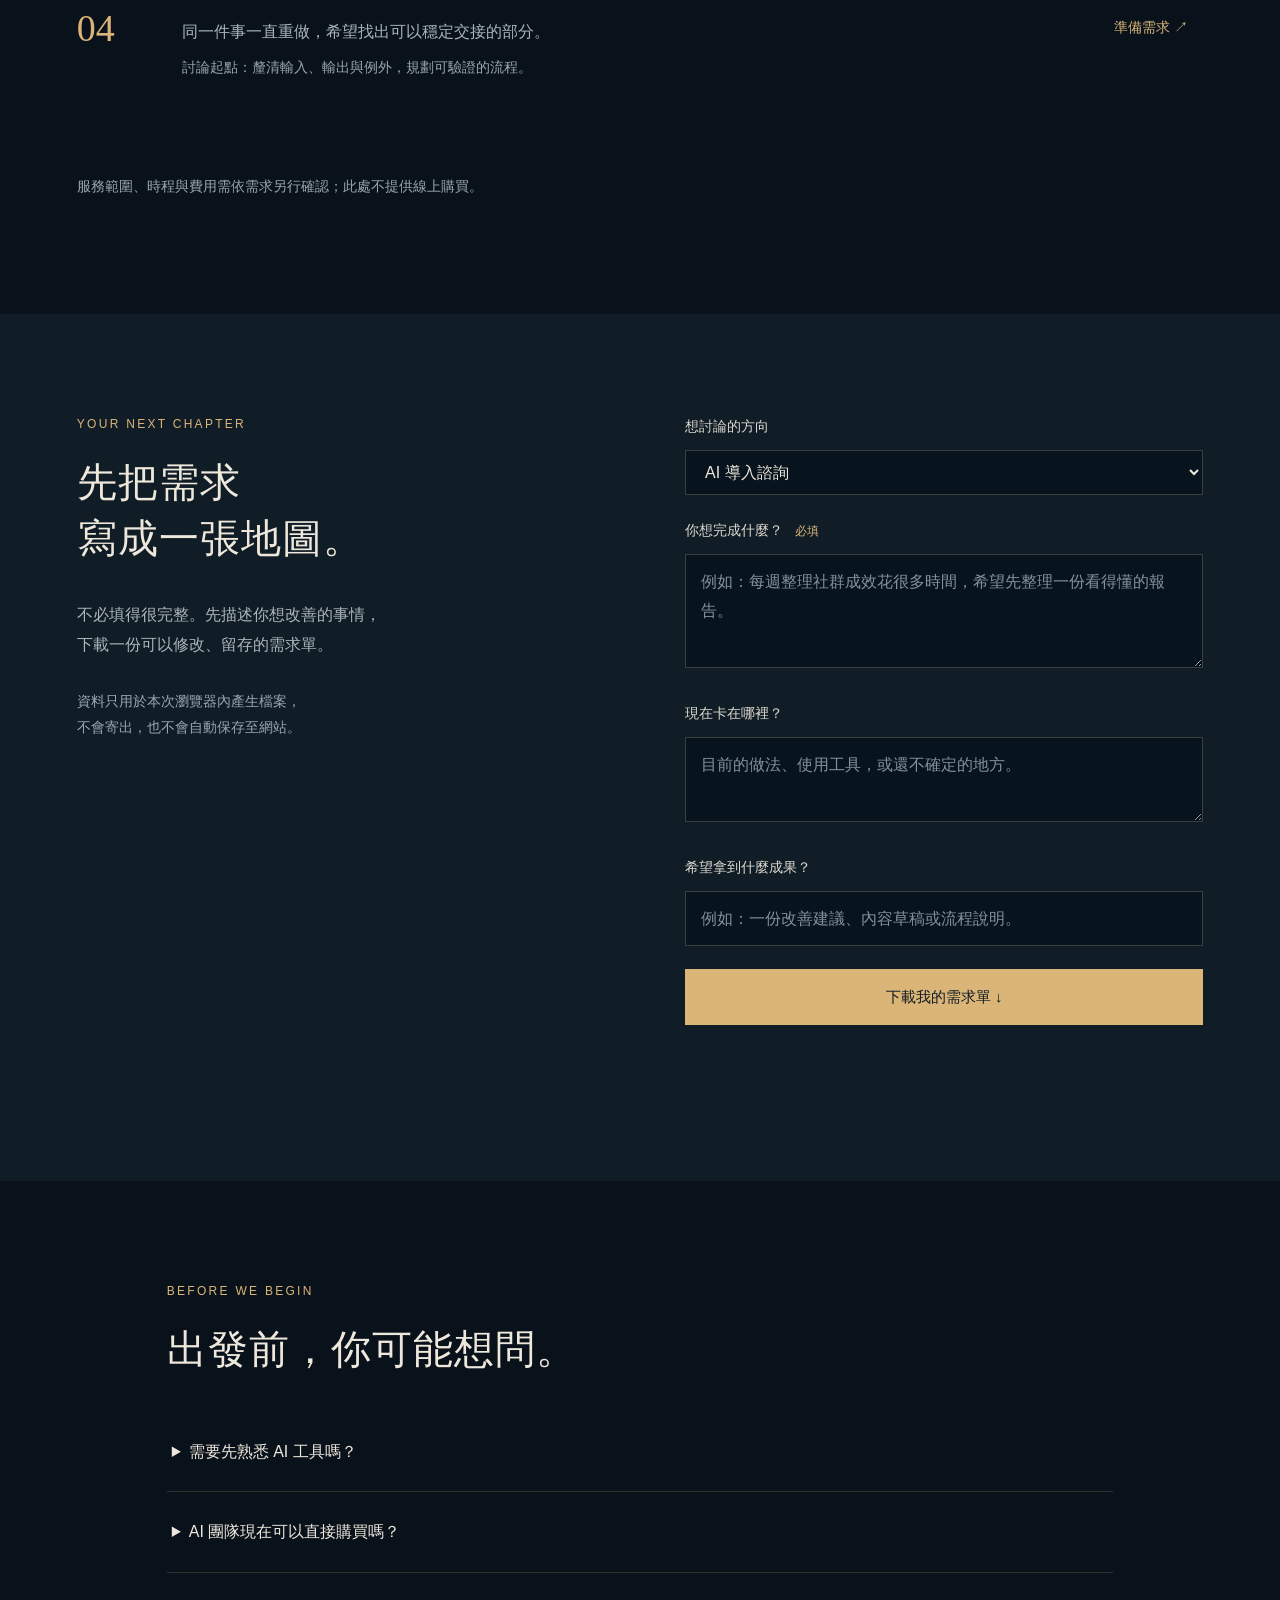
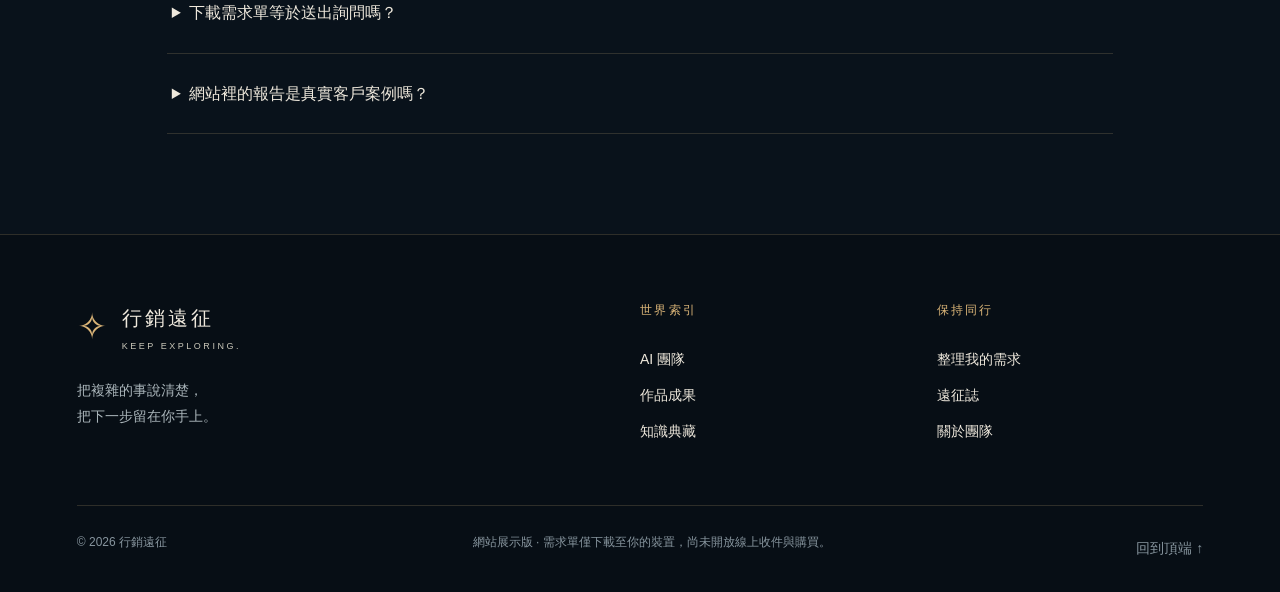
<file: services.html>
<!doctype html><html lang="zh-Hant"><head><meta charset="utf-8"><meta name="viewport" content="width=device-width,initial-scale=1"><meta name="description" content="了解合作方向，下載一份保留在自己裝置上的需求單。"><meta name="theme-color" content="#09121b"><title>合作服務｜行銷遠征</title><link rel="icon" href="favicon.svg" type="image/svg+xml"><link rel="stylesheet" href="site.css?v=inner-1"><link rel="stylesheet" href="realm.css?v=type-1"><script src="site.js" defer></script></head><body id="top" class="inner-page"><a class="skip" href="#main">跳至主要內容</a><header class="site-header"><a class="brand" href="index.html" aria-label="行銷遠征首頁"><span class="crest">✧</span><span>行銷遠征<small>BEYOND THE ATLAS</small></span></a><nav id="main-nav" aria-label="主要導覽"><a href="index.html">遠征起點</a><a href="team.html">AI 團隊</a><a href="works.html">作品成果</a><a href="knowledge.html">知識典藏</a><a href="services.html" aria-current="page">合作服務</a><a href="about.html">關於</a></nav><div class="header-tools"><button class="motion-toggle" aria-pressed="false" aria-label="減少動態">動態 ON</button><a class="join-link" href="services.html#brief">整理我的需求 <span>↗</span></a><button class="menu-toggle" aria-expanded="false" aria-controls="main-nav">選單</button></div></header><main id="main"><section class="page-hero"><img class="hero-art" src="assets/world/harbor.png" alt="" fetchpriority="high"><div class="hero-shade"></div><div class="hero-content"><span class="eyebrow">同行 / 合作服務</span><h1>不用先有答案。<br><em>帶著問題來。</em></h1><p>從現在卡住的地方開始，選一條值得一起走的路。</p></div><span class="coordinate" aria-hidden="true">THE EXPEDITION / EST. 2026</span></section><section class="section"><span class="eyebrow">CHOOSE YOUR PATH</span><h2>你想先走哪一段？</h2><div class="service-list"><article><span class="service-number">01</span><div><h3>AI 導入諮詢</h3><p>想使用 AI，卻不知道先從哪個工作開始。</p><p class="fine">討論起點：盤點重複工作，整理適合先試的一段流程。</p></div><a class="service-pick" href="#brief" data-service="AI 導入諮詢" aria-label="選擇AI 導入諮詢">準備需求 ↗</a></article><article><span class="service-number">02</span><div><h3>企業內訓・工作坊</h3><p>工具很多，但團隊還沒形成共同的使用方式。</p><p class="fine">討論起點：以實際任務練習交辦、核對與改善成果。</p></div><a class="service-pick" href="#brief" data-service="企業內訓・工作坊" aria-label="選擇企業內訓・工作坊">準備需求 ↗</a></article><article><span class="service-number">03</span><div><h3>內容與社群</h3><p>需要讓品牌價值變得清楚，也希望內容有一致的方向。</p><p class="fine">討論起點：整理受眾問題、主題架構與內容製作需求。</p></div><a class="service-pick" href="#brief" data-service="內容與社群" aria-label="選擇內容與社群">準備需求 ↗</a></article><article><span class="service-number">04</span><div><h3>自動化流程</h3><p>同一件事一直重做，希望找出可以穩定交接的部分。</p><p class="fine">討論起點：釐清輸入、輸出與例外，規劃可驗證的流程。</p></div><a class="service-pick" href="#brief" data-service="自動化流程" aria-label="選擇自動化流程">準備需求 ↗</a></article></div><p class="fine">服務範圍、時程與費用需依需求另行確認；此處不提供線上購買。</p></section><section class="section tinted" id="brief"><div class="brief-layout"><div><span class="eyebrow">YOUR NEXT CHAPTER</span><h2>先把需求<br>寫成一張地圖。</h2><p>不必填得很完整。先描述你想改善的事情，<br>下載一份可以修改、留存的需求單。</p><p class="fine">資料只用於本次瀏覽器內產生檔案，<br>不會寄出，也不會自動保存至網站。</p></div><form id="brief-form"><label for="service">想討論的方向</label><select id="service" name="service"><option>AI 導入諮詢</option><option>企業內訓・工作坊</option><option>內容與社群</option><option>自動化流程</option><option>還不確定，先整理問題</option></select><label for="goal">你想完成什麼？ <span>必填</span></label><textarea id="goal" name="goal" rows="3" maxlength="2000" required placeholder="例如：每週整理社群成效花很多時間，希望先整理一份看得懂的報告。"></textarea><label for="obstacle">現在卡在哪裡？</label><textarea id="obstacle" name="obstacle" rows="2" maxlength="2000" placeholder="目前的做法、使用工具，或還不確定的地方。"></textarea><label for="deliverable">希望拿到什麼成果？</label><input id="deliverable" name="deliverable" maxlength="500" placeholder="例如：一份改善建議、內容草稿或流程說明。"><button class="button" type="submit">下載我的需求單 ↓</button><p id="brief-status" role="status" class="fine"></p></form></div></section><section class="section faq"><span class="eyebrow">BEFORE WE BEGIN</span><h2>出發前，你可能想問。</h2><details><summary>需要先熟悉 AI 工具嗎？</summary><p>不必先選好工具。可以先描述原本的工作方式與困擾，再依需要的成果討論合適的做法。</p></details><details><summary>AI 團隊現在可以直接購買嗎？</summary><p>本站目前展示團隊角色與交付方向，尚未開放線上購買。正式內容、支援方式與費用需另行確認。</p></details><details><summary>下載需求單等於送出詢問嗎？</summary><p>不是。檔案會下載到你的裝置，目前沒有寄信或線上收件功能。你可以先保留並修改這份需求單。</p></details><details><summary>網站裡的報告是真實客戶案例嗎？</summary><p>作品成果使用清楚標示的虛構情境，示範如何整理發現、證據、建議與待決事項，不代表已發生的客戶成效。</p></details></section></main><footer class="site-footer"><div><a class="brand" href="index.html"><span class="crest">✧</span><span>行銷遠征<small>KEEP EXPLORING.</small></span></a><p>把複雜的事說清楚，<br>把下一步留在你手上。</p></div><div><span class="eyebrow">世界索引</span><a href="team.html">AI 團隊</a><a href="works.html">作品成果</a><a href="knowledge.html">知識典藏</a></div><div><span class="eyebrow">保持同行</span><a href="services.html#brief">整理我的需求</a><a href="news.html">遠征誌</a><a href="about.html">關於團隊</a></div><div class="footer-bottom"><span>© 2026 行銷遠征</span><span>網站展示版 · 需求單僅下載至你的裝置，尚未開放線上收件與購買。</span><a href="#top">回到頂端 ↑</a></div></footer><div class="reading-progress" aria-hidden="true"></div></body></html>
</file>
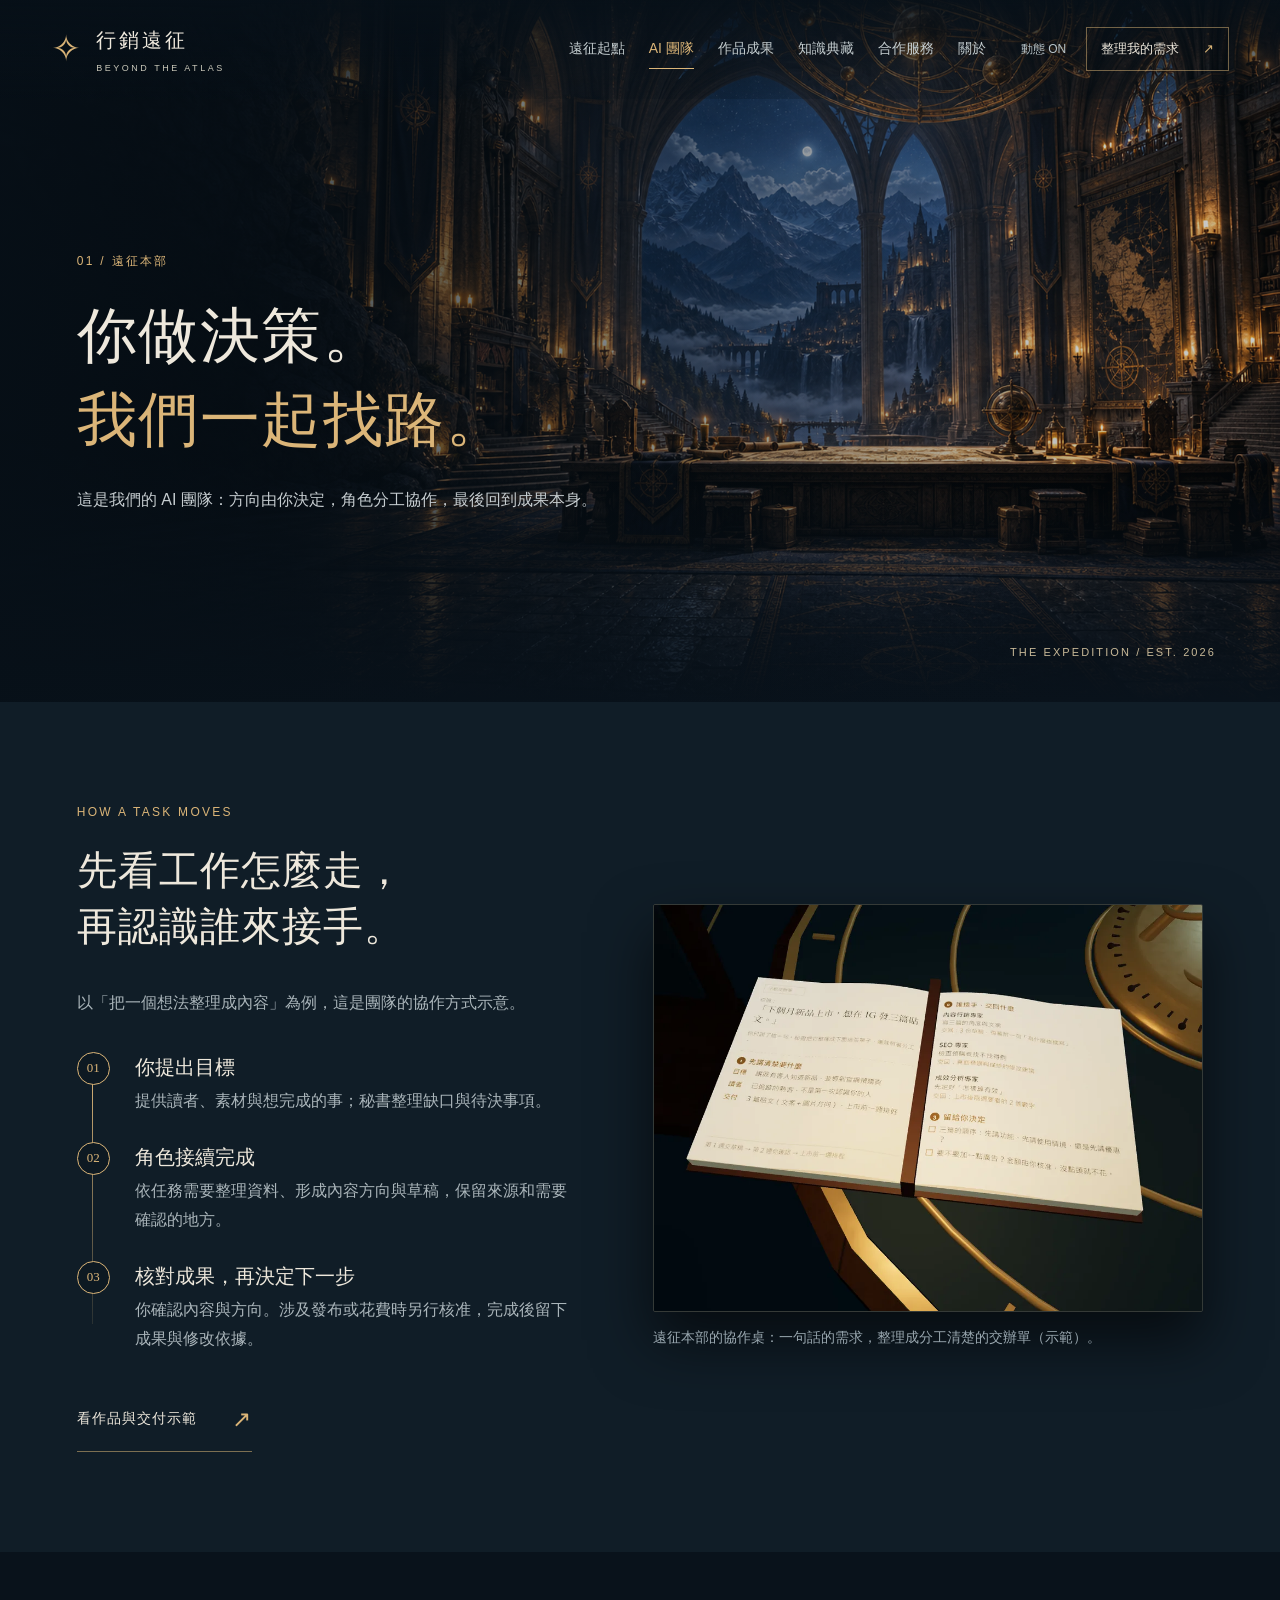
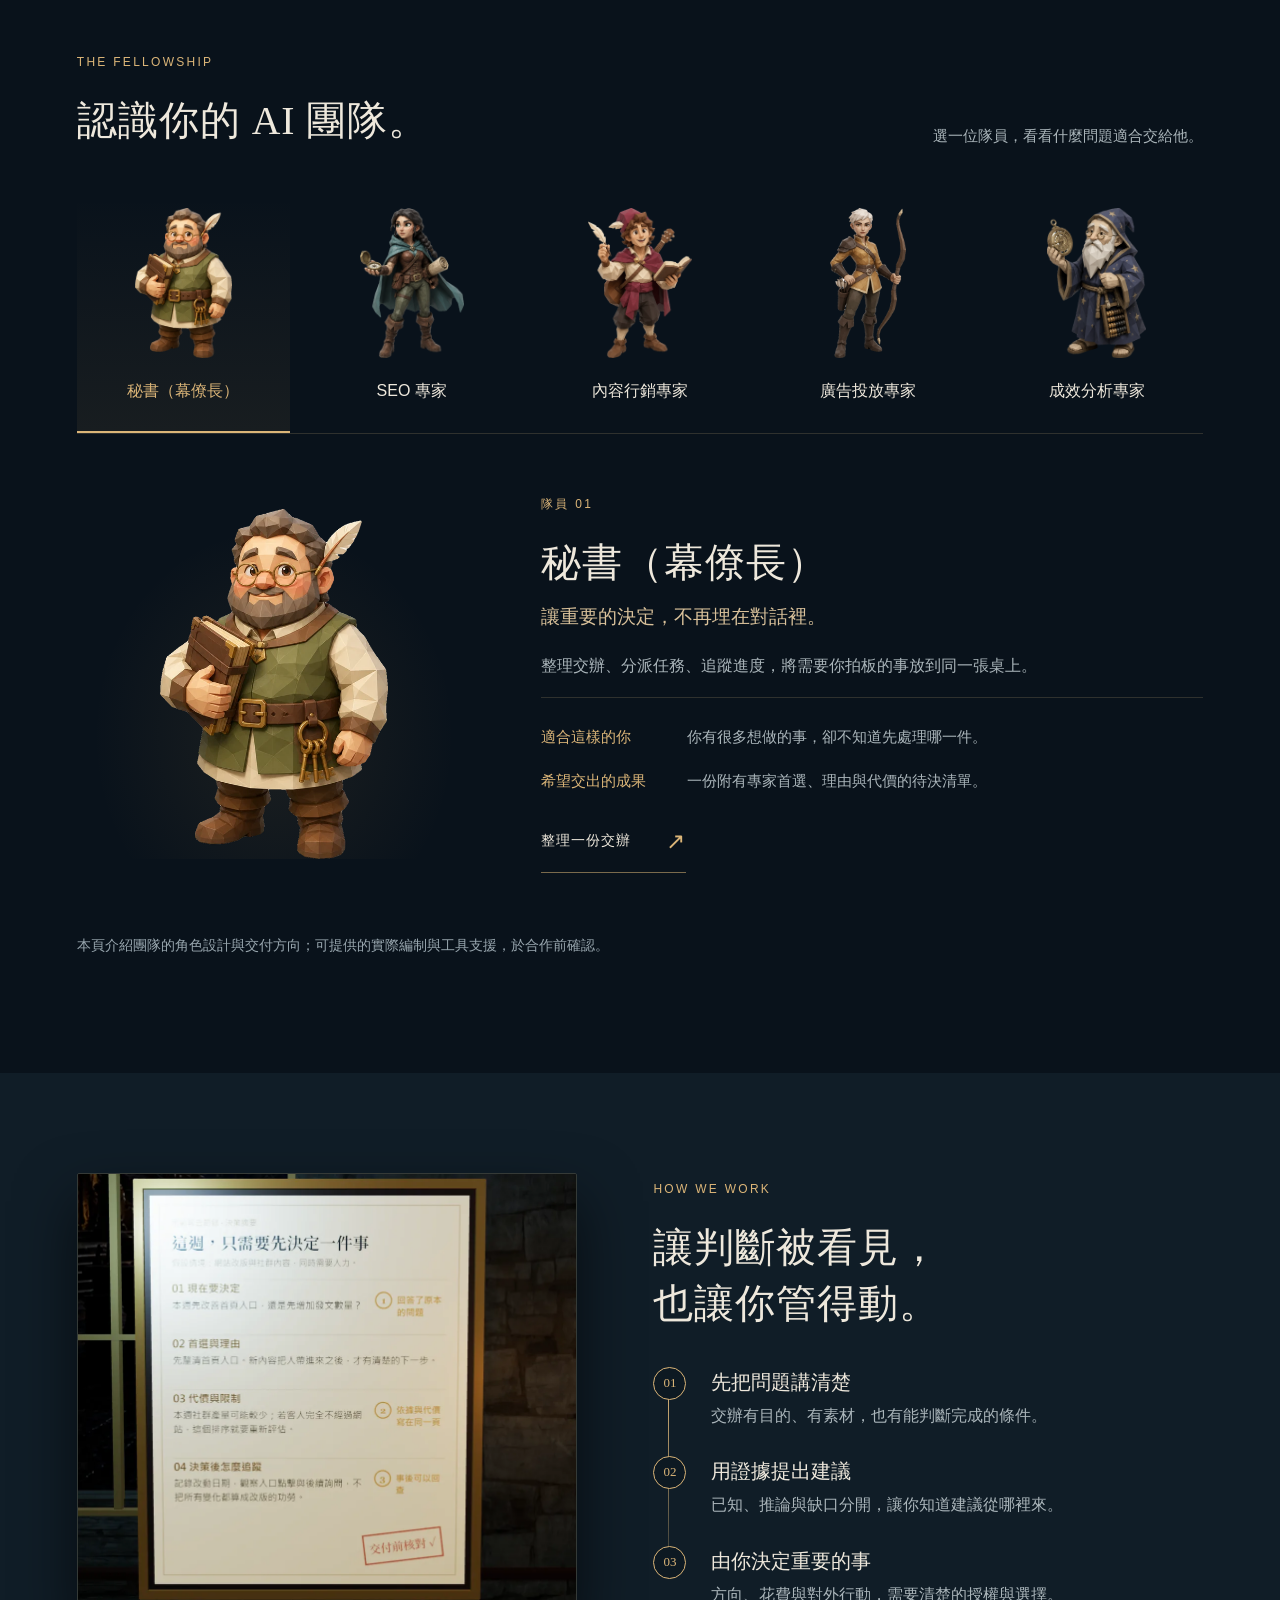
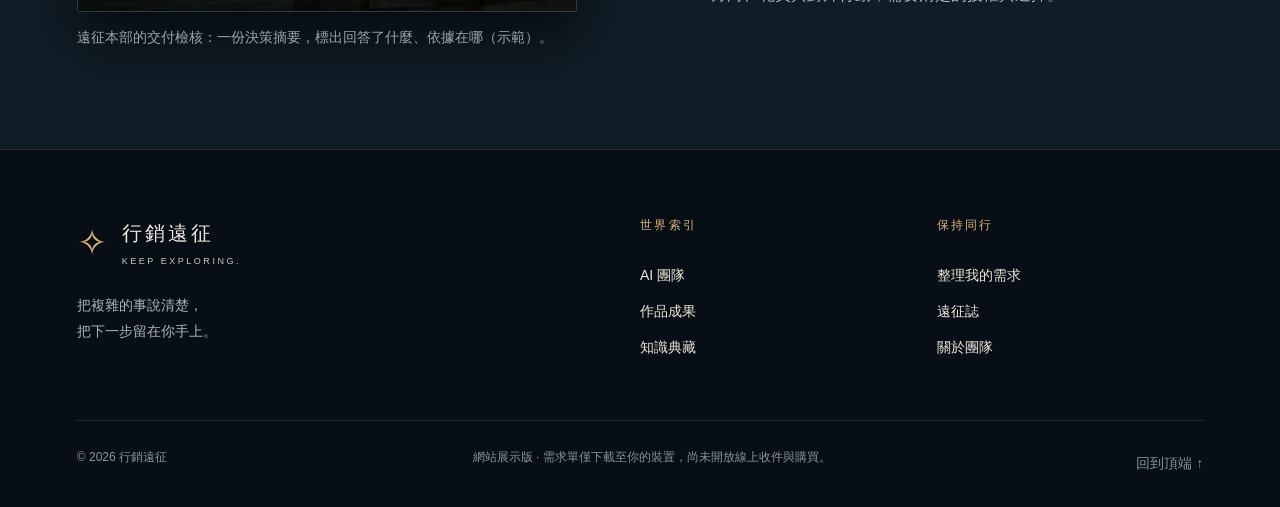
<file: team.html>
<!doctype html><html lang="zh-Hant"><head><meta charset="utf-8"><meta name="viewport" content="width=device-width,initial-scale=1"><meta name="description" content="認識秘書與四種行銷專業角色，理解交辦方式與交付方向。"><meta name="theme-color" content="#09121b"><title>AI 團隊｜行銷遠征</title><link rel="icon" href="favicon.svg" type="image/svg+xml"><link rel="stylesheet" href="site.css?v=inner-1"><link rel="stylesheet" href="realm.css?v=type-1"><script src="site.js" defer></script></head><body id="top" class="inner-page"><a class="skip" href="#main">跳至主要內容</a><header class="site-header"><a class="brand" href="index.html" aria-label="行銷遠征首頁"><span class="crest">✧</span><span>行銷遠征<small>BEYOND THE ATLAS</small></span></a><nav id="main-nav" aria-label="主要導覽"><a href="index.html">遠征起點</a><a href="team.html" aria-current="page">AI 團隊</a><a href="works.html">作品成果</a><a href="knowledge.html">知識典藏</a><a href="services.html">合作服務</a><a href="about.html">關於</a></nav><div class="header-tools"><button class="motion-toggle" aria-pressed="false" aria-label="減少動態">動態 ON</button><a class="join-link" href="services.html#brief">整理我的需求 <span>↗</span></a><button class="menu-toggle" aria-expanded="false" aria-controls="main-nav">選單</button></div></header><main id="main"><section class="page-hero"><img class="hero-art" src="assets/world/guild.png" alt="" fetchpriority="high"><div class="hero-shade"></div><div class="hero-content"><span class="eyebrow">01 / 遠征本部</span><h1>你做決策。<br><em>我們一起找路。</em></h1><p>這是我們的 AI 團隊：方向由你決定，角色分工協作，最後回到成果本身。</p></div><span class="coordinate" aria-hidden="true">THE EXPEDITION / EST. 2026</span></section><section class="section tinted"><div class="split"><div><span class="eyebrow">HOW A TASK MOVES</span><h2>先看工作怎麼走，<br>再認識誰來接手。</h2><p>以「把一個想法整理成內容」為例，這是團隊的協作方式示意。</p><ol class="flow"><li><b>你提出目標</b><p>提供讀者、素材與想完成的事；秘書整理缺口與待決事項。</p></li><li><b>角色接續完成</b><p>依任務需要整理資料、形成內容方向與草稿，保留來源和需要確認的地方。</p></li><li><b>核對成果，再決定下一步</b><p>你確認內容與方向。涉及發布或花費時另行核准，完成後留下成果與修改依據。</p></li></ol><a class="text-link" href="works.html">看作品與交付示範 <span>↗</span></a></div><figure><img src="assets/inner/brief-book.webp" alt="遠征本部協作桌上翻開的示範交辦單" width="1000" height="741" loading="lazy"><figcaption>遠征本部的協作桌：一句話的需求，整理成分工清楚的交辦單（示範）。</figcaption></figure></div></section><section class="section"><div class="section-heading"><div><span class="eyebrow">THE FELLOWSHIP</span><h2>認識你的 AI 團隊。</h2></div><p>選一位隊員，看看什麼問題適合交給他。</p></div><div class="roster-picker" role="group" aria-label="選擇隊員"><button data-member="secretary" aria-pressed="true" aria-controls="profile-secretary"><img src="assets/char-secretary.webp" alt="" loading="lazy"><span>秘書（幕僚長）</span></button><button data-member="seo" aria-pressed="false" aria-controls="profile-seo"><img src="assets/char-seo.webp" alt="" loading="lazy"><span>SEO 專家</span></button><button data-member="content" aria-pressed="false" aria-controls="profile-content"><img src="assets/char-content.webp" alt="" loading="lazy"><span>內容行銷專家</span></button><button data-member="ads" aria-pressed="false" aria-controls="profile-ads"><img src="assets/char-ads.webp" alt="" loading="lazy"><span>廣告投放專家</span></button><button data-member="analytics" aria-pressed="false" aria-controls="profile-analytics"><img src="assets/char-analytics.webp" alt="" loading="lazy"><span>成效分析專家</span></button></div><div class="profiles"><article class="member-profile" id="profile-secretary" ><div class="member-portrait"><img src="assets/char-secretary.webp" alt="秘書（幕僚長）的角色插圖"></div><div><span class="eyebrow">隊員 01</span><h2>秘書（幕僚長）</h2><h3>讓重要的決定，不再埋在對話裡。</h3><p>整理交辦、分派任務、追蹤進度，將需要你拍板的事放到同一張桌上。</p><dl><dt>適合這樣的你</dt><dd>你有很多想做的事，卻不知道先處理哪一件。</dd><dt>希望交出的成果</dt><dd>一份附有專家首選、理由與代價的待決清單。</dd></dl><a class="text-link" href="services.html#brief">整理一份交辦 <span>↗</span></a></div></article><article class="member-profile" id="profile-seo" hidden><div class="member-portrait"><img src="assets/char-seo.webp" alt="SEO 專家的角色插圖"></div><div><span class="eyebrow">隊員 02</span><h2>SEO 專家</h2><h3>先看清地形，才能找到入口。</h3><p>檢視網站可被搜尋與理解的程度，分辨內容、結構和技術問題。</p><dl><dt>適合這樣的你</dt><dd>網站已經做好，卻不知道客人從哪裡找得到你。</dd><dt>希望交出的成果</dt><dd>問題依據、改善優先順序，以及可交給執行者的修改說明。</dd></dl><a class="text-link" href="services.html#brief">整理一份交辦 <span>↗</span></a></div></article><article class="member-profile" id="profile-content" hidden><div class="member-portrait"><img src="assets/char-content.webp" alt="內容行銷專家的角色插圖"></div><div><span class="eyebrow">隊員 03</span><h2>內容行銷專家</h2><h3>把你的價值，說成別人聽得懂的故事。</h3><p>從受眾的困擾出發，整理選題、內容架構與品牌語氣。</p><dl><dt>適合這樣的你</dt><dd>一直在發文，卻很難說明每篇想讓讀者做什麼。</dd><dt>希望交出的成果</dt><dd>有明確讀者、訊息與下一步的內容草稿。</dd></dl><a class="text-link" href="services.html#brief">整理一份交辦 <span>↗</span></a></div></article><article class="member-profile" id="profile-ads" hidden><div class="member-portrait"><img src="assets/char-ads.webp" alt="廣告投放專家的角色插圖"></div><div><span class="eyebrow">隊員 04</span><h2>廣告投放專家</h2><h3>每一支箭，都要知道為何出發。</h3><p>先釐清受眾、素材、預算與觀察指標，再形成可討論的測試方案。</p><dl><dt>適合這樣的你</dt><dd>想嘗試廣告，但還沒想清楚要測什麼、怎麼判斷。</dd><dt>希望交出的成果</dt><dd>廣告測試假設、素材方向與停止條件。花費仍由你核准。</dd></dl><a class="text-link" href="services.html#brief">整理一份交辦 <span>↗</span></a></div></article><article class="member-profile" id="profile-analytics" hidden><div class="member-portrait"><img src="assets/char-analytics.webp" alt="成效分析專家的角色插圖"></div><div><span class="eyebrow">隊員 05</span><h2>成效分析專家</h2><h3>看懂發生了什麼，再決定下一步。</h3><p>核對資料是否可信，從流量到轉換找出值得追查的落差。</p><dl><dt>適合這樣的你</dt><dd>手上有很多數字，卻不知道哪些數字會影響決策。</dd><dt>希望交出的成果</dt><dd>區分事實、推論與資料缺口的分析摘要。</dd></dl><a class="text-link" href="services.html#brief">整理一份交辦 <span>↗</span></a></div></article></div><p class="fine">本頁介紹團隊的角色設計與交付方向；可提供的實際編制與工具支援，於合作前確認。</p></section><section class="section tinted"><div class="split reverse"><div><span class="eyebrow">HOW WE WORK</span><h2>讓判斷被看見，<br>也讓你管得動。</h2><ol class="flow"><li><b>先把問題講清楚</b><p>交辦有目的、有素材，也有能判斷完成的條件。</p></li><li><b>用證據提出建議</b><p>已知、推論與缺口分開，讓你知道建議從哪裡來。</p></li><li><b>由你決定重要的事</b><p>方向、花費與對外行動，需要清楚的授權與選擇。</p></li></ol></div><figure><img src="assets/inner/report-board.webp" alt="交付檢核告示板背面的示範決策摘要" width="1000" height="877" loading="lazy"><figcaption>遠征本部的交付檢核：一份決策摘要，標出回答了什麼、依據在哪（示範）。</figcaption></figure></div></section></main><footer class="site-footer"><div><a class="brand" href="index.html"><span class="crest">✧</span><span>行銷遠征<small>KEEP EXPLORING.</small></span></a><p>把複雜的事說清楚，<br>把下一步留在你手上。</p></div><div><span class="eyebrow">世界索引</span><a href="team.html">AI 團隊</a><a href="works.html">作品成果</a><a href="knowledge.html">知識典藏</a></div><div><span class="eyebrow">保持同行</span><a href="services.html#brief">整理我的需求</a><a href="news.html">遠征誌</a><a href="about.html">關於團隊</a></div><div class="footer-bottom"><span>© 2026 行銷遠征</span><span>網站展示版 · 需求單僅下載至你的裝置，尚未開放線上收件與購買。</span><a href="#top">回到頂端 ↑</a></div></footer><div class="reading-progress" aria-hidden="true"></div></body></html>
</file>
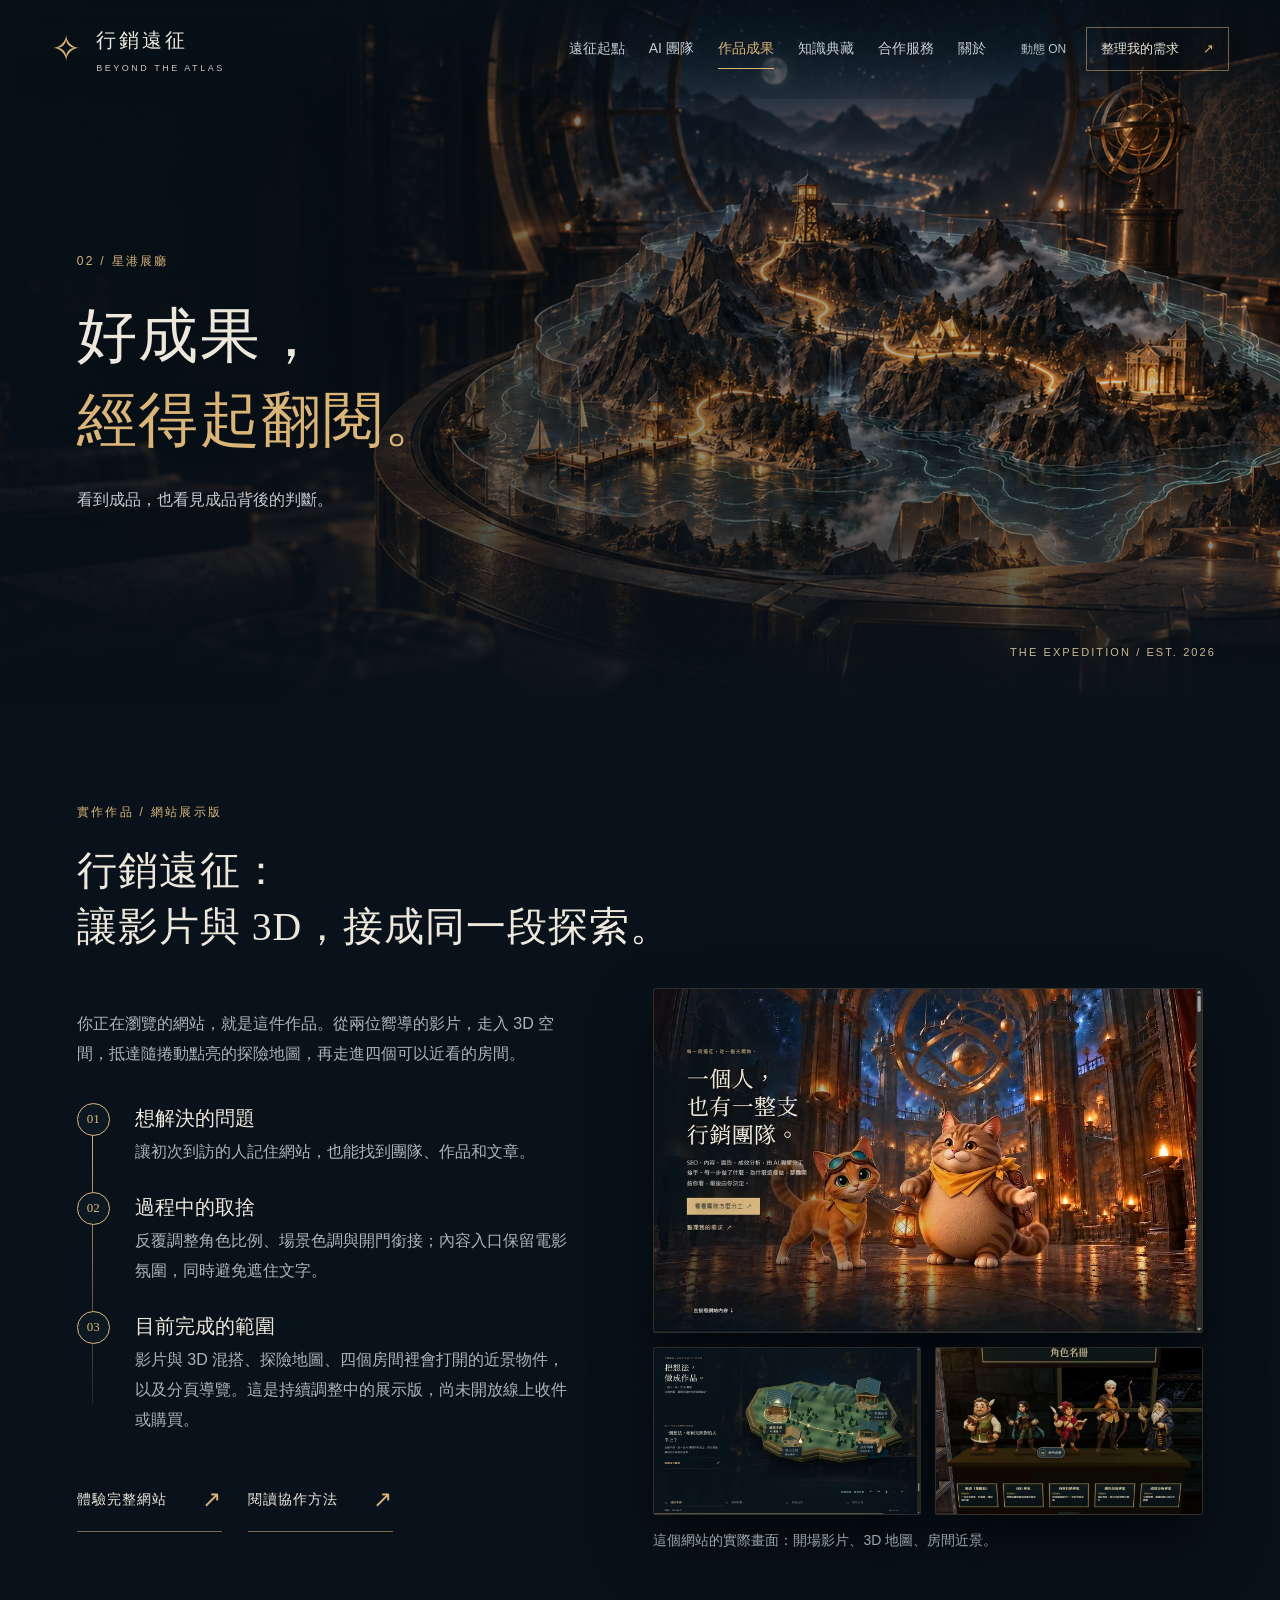
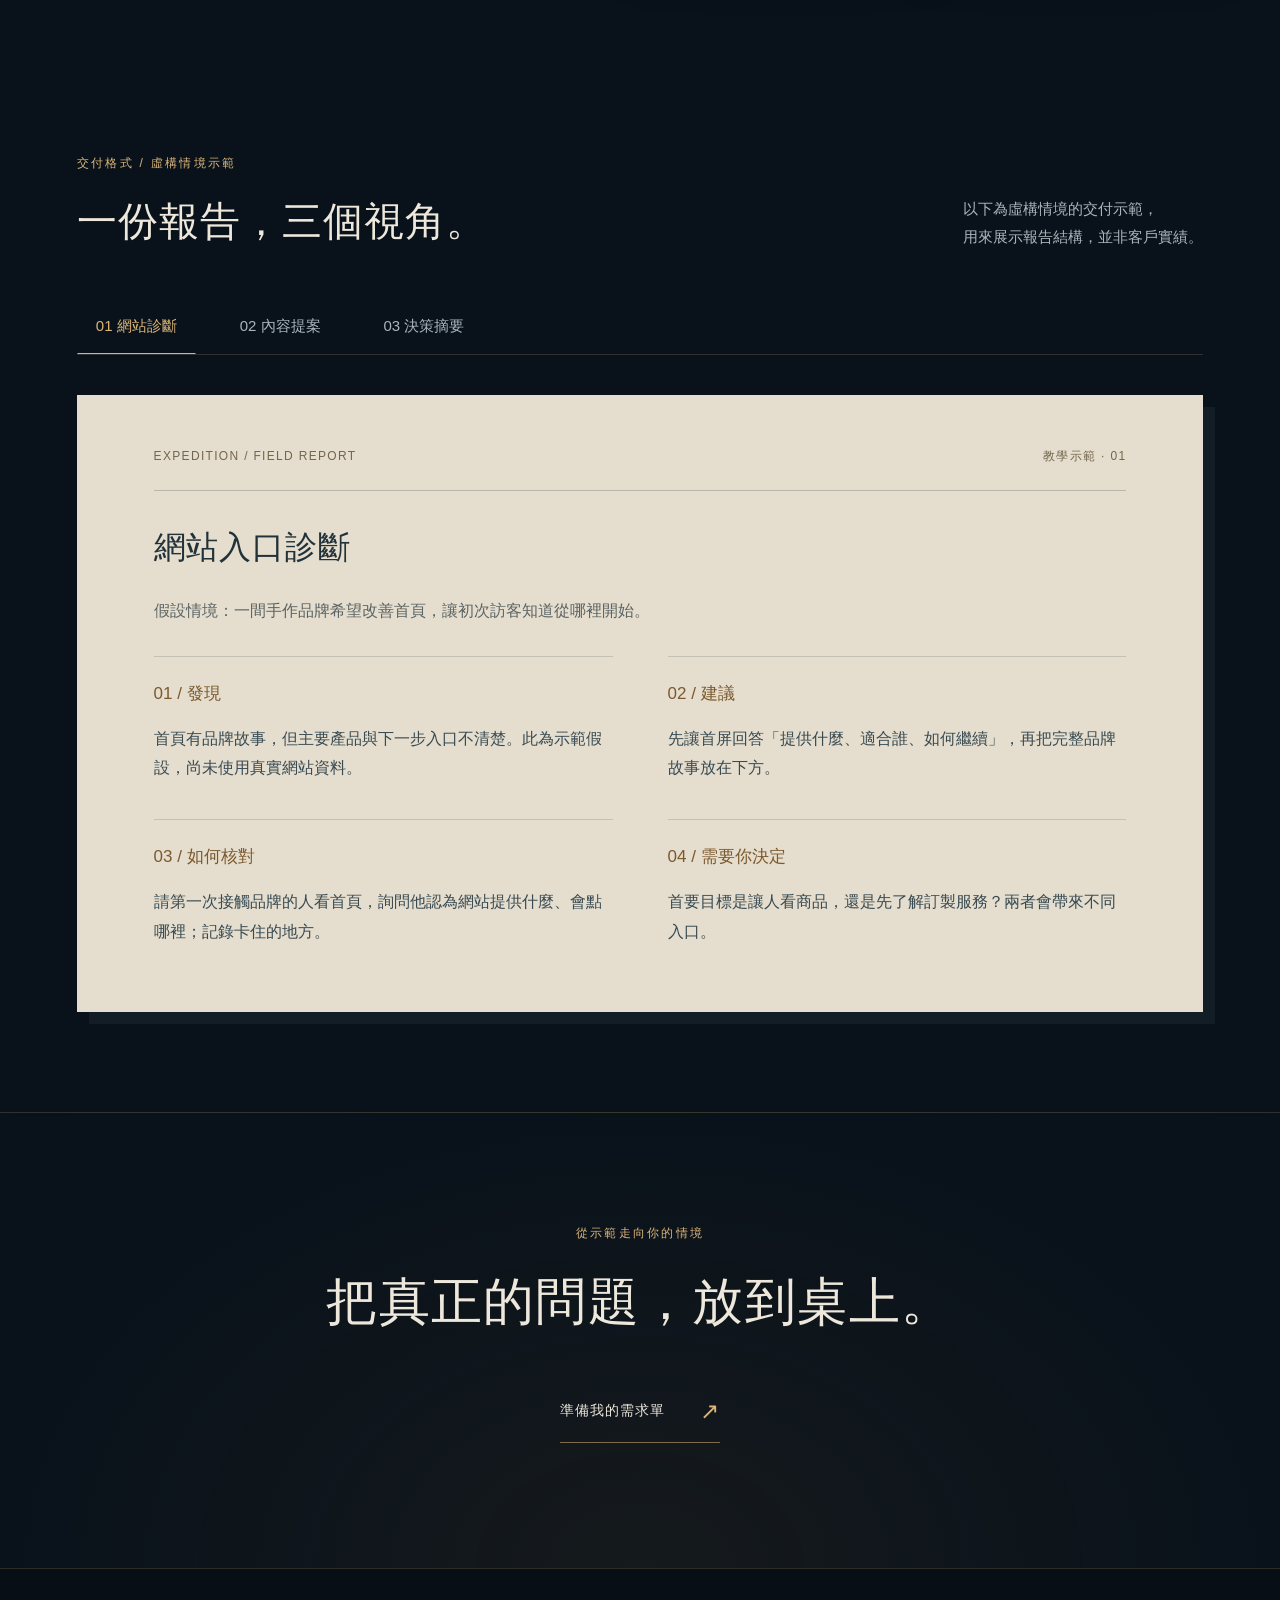
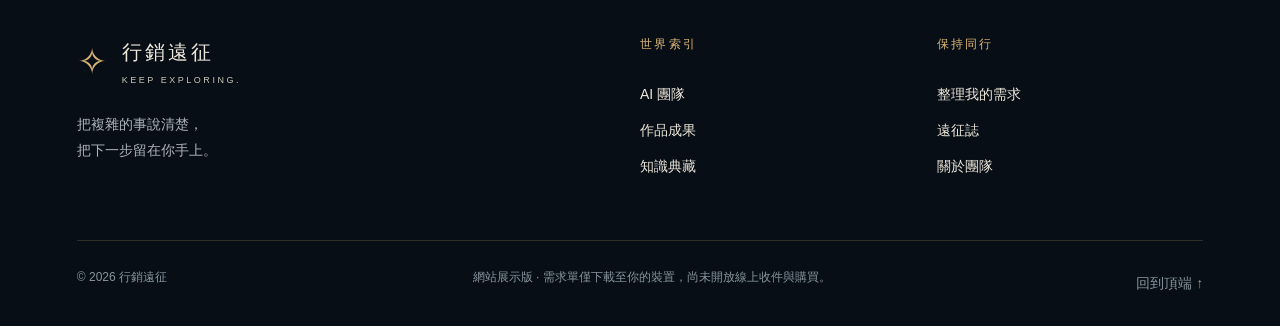
<file: works.html>
<!doctype html><html lang="zh-Hant"><head><meta charset="utf-8"><meta name="viewport" content="width=device-width,initial-scale=1"><meta name="description" content="可切換閱讀的網站診斷、內容提案與決策摘要示範。"><meta name="theme-color" content="#09121b"><title>作品成果｜行銷遠征</title><link rel="icon" href="favicon.svg" type="image/svg+xml"><link rel="stylesheet" href="site.css?v=inner-1"><link rel="stylesheet" href="realm.css?v=type-1"><script src="site.js?v=gallery-2" defer></script></head><body id="top" class="inner-page"><a class="skip" href="#main">跳至主要內容</a><header class="site-header"><a class="brand" href="index.html" aria-label="行銷遠征首頁"><span class="crest">✧</span><span>行銷遠征<small>BEYOND THE ATLAS</small></span></a><nav id="main-nav" aria-label="主要導覽"><a href="index.html">遠征起點</a><a href="team.html">AI 團隊</a><a href="works.html" aria-current="page">作品成果</a><a href="knowledge.html">知識典藏</a><a href="services.html">合作服務</a><a href="about.html">關於</a></nav><div class="header-tools"><button class="motion-toggle" aria-pressed="false" aria-label="減少動態">動態 ON</button><a class="join-link" href="services.html#brief">整理我的需求 <span>↗</span></a><button class="menu-toggle" aria-expanded="false" aria-controls="main-nav">選單</button></div></header><main id="main"><section class="page-hero"><img class="hero-art" src="assets/world/room.png" alt="" fetchpriority="high"><div class="hero-shade"></div><div class="hero-content"><span class="eyebrow">02 / 星港展廳</span><h1>好成果，<br><em>經得起翻閱。</em></h1><p>看到成品，也看見成品背後的判斷。</p></div><span class="coordinate" aria-hidden="true">THE EXPEDITION / EST. 2026</span></section><section class="section" id="site-case"><span class="eyebrow">實作作品 / 網站展示版</span><h2>行銷遠征：<br>讓影片與 3D，接成同一段探索。</h2><div class="split"><div><p>你正在瀏覽的網站，就是這件作品。從兩位嚮導的影片，走入 3D 空間，抵達隨捲動點亮的探險地圖，再走進四個可以近看的房間。</p><ol class="flow"><li><b>想解決的問題</b><p>讓初次到訪的人記住網站，也能找到團隊、作品和文章。</p></li><li><b>過程中的取捨</b><p>反覆調整角色比例、場景色調與開門銜接；內容入口保留電影氛圍，同時避免遮住文字。</p></li><li><b>目前完成的範圍</b><p>影片與 3D 混搭、探險地圖、四個房間裡會打開的近景物件，以及分頁導覽。這是持續調整中的展示版，尚未開放線上收件或購買。</p></li></ol><a class="text-link" href="index.html">體驗完整網站 <span>↗</span></a><a class="text-link" href="knowledge.html">閱讀協作方法 <span>↗</span></a></div><figure class="shots"><img src="assets/works/site-film.webp" alt="網站開場：胖幼與美鈴在大廳裡" width="960" height="600" loading="lazy"><img src="assets/works/site-map.webp" alt="網站的 3D 探險地圖" width="960" height="600" loading="lazy"><img src="assets/works/site-room.webp" alt="遠征本部房間裡的角色名冊架" width="960" height="600" loading="lazy"><figcaption>這個網站的實際畫面：開場影片、3D 地圖、房間近景。</figcaption></figure></div></section><section class="section"><div class="section-heading"><div><span class="eyebrow">交付格式 / 虛構情境示範</span><h2>一份報告，三個視角。</h2></div><p>以下為虛構情境的交付示範，<br>用來展示報告結構，並非客戶實績。</p></div><div class="report-tabs" role="group" aria-label="選擇成果示範"><button data-report="diagnosis" aria-pressed="true" aria-controls="report-diagnosis">01 網站診斷</button><button data-report="content" aria-pressed="false" aria-controls="report-content">02 內容提案</button><button data-report="decision" aria-pressed="false" aria-controls="report-decision">03 決策摘要</button></div><article class="report-sheet" id="report-diagnosis" ><div class="report-meta"><span>EXPEDITION / FIELD REPORT</span><span>教學示範 · 01</span></div><h2>網站入口診斷</h2><p class="report-context">假設情境：一間手作品牌希望改善首頁，讓初次訪客知道從哪裡開始。</p><div class="report-body"><section><h3>01 / 發現</h3><p>首頁有品牌故事，但主要產品與下一步入口不清楚。此為示範假設，尚未使用真實網站資料。</p></section><section><h3>02 / 建議</h3><p>先讓首屏回答「提供什麼、適合誰、如何繼續」，再把完整品牌故事放在下方。</p></section><section><h3>03 / 如何核對</h3><p>請第一次接觸品牌的人看首頁，詢問他認為網站提供什麼、會點哪裡；記錄卡住的地方。</p></section><section><h3>04 / 需要你決定</h3><p>首要目標是讓人看商品，還是先了解訂製服務？兩者會帶來不同入口。</p></section></div></article><article class="report-sheet" id="report-content" hidden><div class="report-meta"><span>EXPEDITION / FIELD REPORT</span><span>教學示範 · 02</span></div><h2>一個問題，一篇有目的的內容</h2><p class="report-context">假設情境：讓第一次購買手作商品的人理解客製流程。</p><div class="report-body"><section><h3>01 / 讀者的困擾</h3><p>不知道要準備什麼資料，也不確定要多久以前開始討論。</p></section><section><h3>02 / 內容主軸</h3><p>用「從想法到確認稿」的過程圖，逐步解釋需要的資訊與雙方確認點。</p></section><section><h3>03 / 可交付內容</h3><p>一篇流程說明、圖片需求清單與常見問題草稿。工期、費用與修改次數必須由品牌提供。</p></section><section><h3>04 / 下一步</h3><p>由品牌確認事實，再安排發布；不把未確認的交期寫成承諾。</p></section></div></article><article class="report-sheet" id="report-decision" hidden><div class="report-meta"><span>EXPEDITION / FIELD REPORT</span><span>教學示範 · 03</span></div><h2>老闆只需要先決定這一件事</h2><p class="report-context">假設情境：網站改版與社群內容同時需要人力。</p><div class="report-body"><section><h3>01 / 現在要決定</h3><p>本週先改善首頁入口，或先增加發文數量？</p></section><section><h3>02 / 首選與理由</h3><p>在這個假設情境，先釐清首頁入口。新內容把人帶進來後，才有清楚的下一步。</p></section><section><h3>03 / 代價與限制</h3><p>本週社群產量可能較少；若目前主要客源完全不經過網站，這個排序就應重新評估。</p></section><section><h3>04 / 決策後如何追蹤</h3><p>記錄改動日期、觀察入口點擊與後續詢問，並核對其他同期活動；不直接把所有變化歸因給改版。</p></section></div></article></section><section class="invitation"><span class="eyebrow">從示範走向你的情境</span><h2>把真正的問題，放到桌上。</h2><a class="text-link" href="services.html#brief">準備我的需求單 <span>↗</span></a></section></main><footer class="site-footer"><div><a class="brand" href="index.html"><span class="crest">✧</span><span>行銷遠征<small>KEEP EXPLORING.</small></span></a><p>把複雜的事說清楚，<br>把下一步留在你手上。</p></div><div><span class="eyebrow">世界索引</span><a href="team.html">AI 團隊</a><a href="works.html">作品成果</a><a href="knowledge.html">知識典藏</a></div><div><span class="eyebrow">保持同行</span><a href="services.html#brief">整理我的需求</a><a href="news.html">遠征誌</a><a href="about.html">關於團隊</a></div><div class="footer-bottom"><span>© 2026 行銷遠征</span><span>網站展示版 · 需求單僅下載至你的裝置，尚未開放線上收件與購買。</span><a href="#top">回到頂端 ↑</a></div></footer><div class="reading-progress" aria-hidden="true"></div></body></html>
</file>
<file: site.css>
/* 深藍夜色、黃銅金光與原生閱讀內容構成同一個遠征世界。 */
:root{color-scheme:dark;--ink:#09121b;--panel:#101d27;--gold:#dbb578;--text:#eee8dc;--muted:#aab5ba;--line:#c8af7933;--serif:"Noto Serif TC","PMingLiU",serif;--sans:"Microsoft JhengHei",sans-serif}*{box-sizing:border-box}html{scroll-behavior:smooth;scroll-padding-top:110px}body{margin:0;background:var(--ink);color:var(--text);font:16px/1.85 var(--sans)}body.menu-open{overflow:hidden}a{color:inherit;text-decoration:none}button,input,select,textarea{font:inherit}button,a,input,select,textarea{-webkit-tap-highlight-color:transparent}button{color:inherit;cursor:pointer}a:focus-visible,button:focus-visible,input:focus-visible,select:focus-visible,textarea:focus-visible,summary:focus-visible{outline:2px solid var(--gold);outline-offset:5px}button:disabled{cursor:wait;opacity:.6}img{max-width:100%;display:block}h1,h2,h3,p{margin-top:0}h1,h2{font-family:var(--serif);font-weight:400;line-height:1.4;letter-spacing:.025em}h1{font-size:clamp(38px,4.7vw,74px)}h2{font-size:clamp(28px,3.1vw,46px)}h3{font-size:20px;font-weight:500;line-height:1.6}em{font-style:normal;color:var(--gold)}p{color:var(--muted)}[hidden]{display:none!important}.eyebrow{display:block;color:var(--gold);font-size:12px;letter-spacing:.19em;line-height:1.7;margin-bottom:22px}.fine{font-size:14px;color:#99a7af}.skip{position:fixed;top:-100px;left:20px;z-index:100;background:var(--panel);padding:14px}.skip:focus{top:15px}.site-header{position:fixed;top:0;inset-inline:0;z-index:50;display:flex;align-items:center;gap:35px;padding:22px 4vw;min-height:91px;background:linear-gradient(#071018e8,#07101833);transition:background .3s}.scrolled .site-header{background:#09121bee;border-bottom:1px solid var(--line);backdrop-filter:blur(14px)}.brand{display:flex;align-items:center;gap:12px;white-space:nowrap;font-size:20px;letter-spacing:.15em}.brand small{font-size:9px;letter-spacing:.28em;display:block;margin-top:1px;color:#c9c7b9}.crest{font-family:Georgia,serif;font-size:36px;line-height:1;color:var(--gold)}#main-nav{display:flex;gap:24px;margin-left:auto;align-items:center;font-size:14px}#main-nav a{padding:10px 0;position:relative;color:#c5ced0}#main-nav a:after{content:"";height:1px;position:absolute;bottom:3px;left:0;right:0;background:var(--gold);transform:scaleX(0);transform-origin:left;transition:transform .25s}#main-nav a:hover:after,#main-nav [aria-current]:after{transform:scaleX(1)}#main-nav [aria-current]{color:var(--gold)}.header-tools{display:flex;gap:20px;align-items:center}.motion-toggle{font-size:12px;padding:10px 0;background:none;border:0;color:#b6c2c7;white-space:nowrap}.join-link{border:1px solid #dbb57880;padding:9px 14px;font-size:13px;white-space:nowrap}.join-link span{margin-left:20px;color:var(--gold)}.menu-toggle{display:none;background:transparent;border:1px solid var(--line);padding:8px 13px}.text-link{display:inline-flex;align-items:center;gap:35px;border-bottom:1px solid #c5a66d99;padding:10px 0;font-size:14px;letter-spacing:.07em;margin-right:26px;transition:color .2s}.text-link span{font-size:23px;color:var(--gold);transition:transform .2s}.text-link:hover{color:var(--gold)}.text-link:hover span{transform:translate(3px,-3px)}.button{display:inline-block;background:var(--gold);border:1px solid var(--gold);color:#111c24;padding:13px 23px;min-height:46px;font-size:15px}.button:hover{background:#ead0a5}.section{max-width:1380px;margin:auto;padding:100px 6vw}.section-heading{display:flex;justify-content:space-between;gap:40px;align-items:flex-end;margin-bottom:46px}.section-heading h2{margin-bottom:0}.section-heading>p{font-size:15px;margin:0;max-width:330px}.section-heading .text-link{flex-shrink:0;margin:0}.tinted{max-width:none;background:#101d27}.invitation{padding:110px 6vw 125px;text-align:center;background:radial-gradient(ellipse at 50% 100%,#4a3a2030,transparent 70%);border-top:1px solid var(--line)}.invitation h2{font-size:clamp(34px,4vw,58px)}.invitation .text-link{margin:0}.site-footer{padding:65px 6vw 25px;border-top:1px solid var(--line);display:grid;grid-template-columns:2fr 1fr 1fr;gap:30px;background:#070e15}.site-footer p{font-size:14px;margin-top:23px}.site-footer>div>a:not(.brand){display:block;font-size:14px;padding:5px 0}.site-footer a:hover{color:var(--gold)}.footer-bottom{grid-column:1/-1;border-top:1px solid var(--line);padding-top:25px;margin-top:25px;display:flex;justify-content:space-between;gap:25px;color:#87959e;font-size:12px}.reading-progress{position:fixed;z-index:70;left:0;bottom:0;height:2px;width:0;background:var(--gold)}
/* 首頁：鏡頭停留在章節中，捲動推進景深與角色路線。 */
.world-chapter{height:145vh;height:145svh;position:relative}.scene-window{height:100vh;height:100svh;position:sticky;top:0;overflow:hidden;isolation:isolate;background:#0b1420}.scene-art{position:absolute;inset:0;width:100%;height:100%;object-fit:cover;transform:scale(1.04);will-change:transform}.scene-shade{position:absolute;inset:0;background:linear-gradient(90deg,#040c15d9,transparent 76%),linear-gradient(0deg,#071018b0,transparent 27%,transparent 75%,#07101855)}.chapter-copy{position:absolute;left:6vw;top:29%;width:60%;max-width:800px;z-index:4;transform:translateY(var(--copy-y,0px));opacity:var(--copy-alpha,1)}.chapter-copy h1,.chapter-copy h2{font-size:clamp(40px,4.65vw,72px);margin-bottom:24px}.chapter-copy p{font-size:16px;line-height:2.05;color:#d2d4ce;margin-bottom:20px}.scene-bottom{position:absolute;bottom:28px;left:4vw;right:4vw;display:flex;justify-content:space-between;font-size:11px;letter-spacing:.12em;color:#c2c6bc;z-index:4}.scene-bottom i{display:inline-block;width:30px;height:1px;background:var(--gold);margin:0 12px;vertical-align:middle}.scene-haze{position:absolute;left:-25%;bottom:-20%;width:150%;height:50%;background:radial-gradient(ellipse,#cdd5cf19,transparent 64%);filter:blur(30px);transform:translateX(var(--haze-x,0px));pointer-events:none}.star-path{position:absolute;width:100%;height:100%;inset:0;opacity:.45;pointer-events:none}.star-path path{fill:none;stroke:var(--gold);stroke-width:1;stroke-dasharray:900;stroke-dashoffset:var(--path-offset,900);filter:drop-shadow(0 0 4px #e9b354)}.star-path circle{fill:var(--gold);opacity:var(--path-light,0)}.guides{position:absolute;inset:0;z-index:3;pointer-events:none}.traveler{position:absolute;bottom:14%;width:clamp(92px,11vw,180px);left:var(--cat-x,78%);transform:translateX(-50%) translateY(var(--cat-y,0px)) scale(var(--cat-scale,1));transform-origin:center bottom;filter:drop-shadow(0 8px 4px #0008)}.traveler img{width:100%;transform-origin:50% 90%}.traveler span{position:absolute;bottom:-13px;left:0;width:100%;text-align:center;color:#e1d9c4;font-size:11px;letter-spacing:.15em}.traveler.meiling{left:var(--mei-x,88%);width:clamp(77px,8.2vw,135px);bottom:19%;transform:translateX(-50%) translateY(var(--mei-y,0px)) scale(var(--cat-scale,1))}.lantern-glow{position:absolute;inset:30% -45% -20% -45%;background:radial-gradient(ellipse,#eea94942,transparent 64%);mix-blend-mode:screen;transform-origin:center top}.landing-glow{position:absolute;inset:auto 8% 0;height:9%;border:1px solid #e4b96c88;border-radius:50%;opacity:0}.in-view.is-moving .pangyou img{animation:trot .36s ease-in-out infinite}.in-view.is-moving .lantern-glow{animation:lamp .65s ease-in-out infinite alternate}.in-view.is-moving .meiling img{animation:leap 1.45s ease-in-out infinite}.in-view.is-moving .landing-glow{animation:landing 1.45s ease-out infinite}.world-chapter[data-scene="2"] .in-view.is-moving .meiling img{animation-name:look-around;animation-duration:1.8s}.world-chapter[data-scene="3"] .in-view.is-moving .pangyou img{animation-name:nod;animation-duration:1.3s}.world-chapter[data-scene="4"] .in-view.is-moving .meiling img{animation-duration:1.9s}.world-nav{position:fixed;right:3vw;top:43%;z-index:10;display:grid;gap:6px}.world-nav a{display:flex;align-items:center;gap:9px;font-size:11px;padding:7px 10px;border-left:1px solid #d8cbb633;background:#09121b44;backdrop-filter:blur(8px);color:#b1bcbf}.world-nav span{font-size:11px;opacity:0;max-width:0;overflow:hidden;white-space:nowrap;transition:.2s}.world-nav a:hover span,.world-nav a[aria-current] span{opacity:1;max-width:65px}.world-nav a[aria-current]{color:var(--gold);border-color:var(--gold)}.world-nav.past-world{visibility:hidden}.home-reading{background:var(--ink);position:relative}
@keyframes trot{0%,100%{transform:rotate(-4deg) translateY(0) scale(1.035,.975)}50%{transform:rotate(4deg) translateY(-7px) scale(.975,1.035)}}@keyframes leap{0%,100%{transform:translateY(0) scale(1)}14%{transform:translateY(4px) scale(1.13,.85) rotate(-5deg)}42%{transform:translateY(-44px) scale(.94,1.08) rotate(10deg)}64%{transform:translateY(-20px) rotate(4deg)}78%{transform:translateY(3px) scale(1.12,.87)}}@keyframes lamp{to{transform:rotate(12deg);opacity:.55}}@keyframes landing{0%,65%,100%{opacity:0;transform:scale(.6)}78%{opacity:.8;transform:scale(1)}96%{opacity:0;transform:scale(1.8)}}@keyframes look-around{0%,100%{transform:rotate(0)}30%{transform:rotate(-9deg) scale(1.02,.98)}70%{transform:rotate(7deg) translateY(-5px)}}@keyframes nod{0%,100%{transform:rotate(0)}50%{transform:rotate(5deg) scale(1.025,.97)}}
/* 內頁維持同一世界，正文回到舒適閱讀速度。 */
.page-hero{position:relative;min-height:620px;height:78vh;max-height:850px;overflow:hidden;display:flex;align-items:center;background:#0c1823}.hero-art{position:absolute;inset:0;width:100%;height:100%;object-fit:cover;object-position:center;opacity:.78}.hero-shade{position:absolute;inset:0;background:linear-gradient(90deg,#071018de,transparent 85%),linear-gradient(0deg,var(--ink),transparent 35%)}.hero-content{position:relative;z-index:1;padding:110px 6vw 30px;max-width:900px}.hero-content h1{margin-bottom:23px}.hero-content p{max-width:580px;color:#c6cdd0;font-size:16px}.coordinate{position:absolute;right:5vw;bottom:40px;font-size:11px;letter-spacing:.19em;color:#c8b998}.roster-picker{display:grid;grid-template-columns:repeat(5,1fr);gap:15px;border-bottom:1px solid var(--line)}.roster-picker button{background:transparent;border:0;border-bottom:2px solid transparent;padding:12px 12px 22px;transition:background .3s}.roster-picker img{height:150px;width:100%;object-fit:contain;filter:grayscale(.35);transition:transform .3s}.roster-picker button:hover img{transform:translateY(-8px)}.roster-picker span{display:block;font-size:16px;margin:18px 0 4px}.roster-picker small{color:var(--muted);font-size:12px}.roster-picker [aria-pressed="true"]{border-color:var(--gold);background:linear-gradient(transparent,#ddae6212);color:var(--gold)}.roster-picker [aria-pressed="true"] img{filter:none}.member-profile{display:grid;grid-template-columns:35% 1fr;gap:70px;align-items:center;padding:60px 0}.member-portrait{background:radial-gradient(ellipse at 50% 65%,#d2a05218,transparent 65%)}.member-portrait img{height:350px;margin:auto;object-fit:contain}.member-profile h2{margin-bottom:10px}.member-profile h3{color:#d9c19a;font-size:19px}.member-profile dl{font-size:15px;display:grid;grid-template-columns:130px 1fr;gap:16px;border-top:1px solid var(--line);padding-top:25px}.member-profile dt{color:var(--gold)}.member-profile dd{margin:0;color:var(--muted)}.principle-grid{display:grid;grid-template-columns:repeat(3,1fr);gap:60px;margin-top:45px}.principle-grid b{display:block;font:36px Georgia;color:#bba270;margin-bottom:25px}.principle-grid article{border-top:1px solid var(--line);padding-top:28px}.principle-grid p{font-size:16px}.report-tabs{display:flex;gap:25px;border-bottom:1px solid var(--line);margin-bottom:40px}.report-tabs button,.filters button{padding:14px 18px;background:transparent;border:1px solid transparent;color:var(--muted);font-size:15px}.report-tabs [aria-pressed="true"]{color:var(--gold);border-bottom-color:var(--gold)}.report-sheet{background:#e5ddcd;color:#22323a;padding:50px 6vw;box-shadow:12px 12px 0 #2c35404d}.report-meta{display:flex;justify-content:space-between;border-bottom:1px solid #31404b40;padding-bottom:22px;font-size:12px;letter-spacing:.11em;color:#73664d;margin-bottom:34px}.report-sheet h2{font-size:32px}.report-context{color:#5b6465;font-size:16px;max-width:780px}.report-body{display:grid;grid-template-columns:1fr 1fr;gap:20px 55px;margin-top:30px}.report-body section{border-top:1px solid #31404b30;padding-top:23px}.report-body h3{font-size:17px;color:#7c592d}.report-body p{color:#384b53;font-size:16px}.journal-grid{display:grid;grid-template-columns:repeat(3,1fr);gap:35px}.journal-card{min-width:0;border-bottom:1px solid var(--line);padding-bottom:25px}.journal-image{position:relative;aspect-ratio:1.55;overflow:hidden;background:var(--panel)}.journal-image img{width:100%;height:100%;object-fit:cover;opacity:.86;transition:transform .6s,opacity .6s}.journal-image span{position:absolute;bottom:15px;left:20px;font:30px var(--serif);color:var(--text)}.journal-card a:hover img{transform:scale(1.05);opacity:1}.journal-copy{padding-top:23px}.journal-copy .eyebrow{font-size:11px;margin-bottom:13px}.journal-copy h3{font:23px/1.55 var(--serif);margin-bottom:13px}.journal-copy p{font-size:15px}.read-link{font-size:13px;color:var(--gold)}.library-tools{display:flex;align-items:flex-end;justify-content:space-between;gap:25px;margin-bottom:25px}.library-tools label{font-size:13px;color:var(--gold);min-width:250px}.library-tools input{display:block;width:100%;margin-top:10px}.filters{display:flex;flex-wrap:wrap;gap:5px}.filters button{padding:9px 14px}.filters [aria-pressed="true"]{border-color:var(--gold);color:var(--gold)}.library-grid{row-gap:50px}.empty-state{text-align:center;padding:70px 20px}.empty-state h2{font-size:28px}.service-list{margin:50px 0}.service-list article{display:grid;grid-template-columns:80px 1fr auto;gap:25px;padding:35px 0;border-top:1px solid var(--line);align-items:center}.service-number{font:38px Georgia;color:var(--gold)}.service-list h3{font:27px var(--serif);margin:0 0 15px}.service-list p{margin-bottom:8px}.service-pick{font-size:14px;color:var(--gold);padding:15px}.brief-layout{display:grid;grid-template-columns:1fr 1fr;gap:90px;max-width:1200px;margin:auto}.brief-layout>div>p{font-size:16px}.brief-layout>div>.fine{font-size:14px;margin-top:30px}form label{display:block;font-size:14px;color:#ded9cd;margin-bottom:10px}form label span{font-size:12px;color:var(--gold);margin-left:8px}input,textarea,select{background:#07121bcc;border:1px solid #b9b49e45;color:var(--text);padding:12px 15px;border-radius:0}textarea{resize:vertical}input::placeholder,textarea::placeholder{color:#81919d}form input,form textarea,form select{width:100%;margin-bottom:23px}form .button{width:100%}#brief-status{min-height:24px;margin-top:18px}.faq{max-width:1100px}.faq details{border-bottom:1px solid var(--line);padding:20px 0}.faq summary{cursor:pointer;font-size:16px;padding:5px}.faq details p{padding:15px 5px 0;max-width:850px;font-size:16px}.prose{font-size:17px;line-height:2.1}.prose h2{font-size:30px}.prose p{color:#c1c9cc}.story-prose{max-width:950px}.signature{font:28px var(--serif);margin-top:40px;color:var(--gold)}.signature span{font:14px var(--sans);color:var(--muted)}.guide-stories{display:grid;grid-template-columns:1fr 1fr;gap:60px}.guide-stories article{display:grid;grid-template-columns:38% 1fr;gap:20px;align-items:center}.guide-stories img{max-height:260px;object-fit:contain}.guide-stories h3{font:30px var(--serif)}.guide-stories p{font-size:16px}.news-list article{display:grid;grid-template-columns:180px 1fr;gap:40px;border-top:1px solid var(--line);padding:40px 0}.news-list time{font-size:14px;color:var(--gold)}.news-list h2{font-size:30px}.article-heading{padding:150px 6vw 50px;max-width:1200px;margin:auto;border-bottom:1px solid var(--line)}.breadcrumb{display:flex;gap:15px;font-size:14px;color:var(--muted);margin-bottom:50px}.breadcrumb a{color:var(--gold)}.article-heading h1{font-size:clamp(34px,4vw,54px);max-width:1000px}.article-meta{font-size:13px;color:#98a5ad;margin-top:30px}.article-layout{max-width:1200px;padding:60px 6vw 100px;margin:auto;display:grid;grid-template-columns:210px minmax(0,1fr);gap:65px}.article-layout aside{position:sticky;top:130px;align-self:start}.article-layout aside a{display:block;font-size:14px;padding:10px 0;color:#aebbc1}.article-layout aside a:hover{color:var(--gold)}.article-layout .prose>section{margin-bottom:45px;scroll-margin-top:120px}.exercise{background:#14232d;border:1px solid var(--line);padding:28px}.exercise h2{font-size:24px}.exercise pre{white-space:pre-wrap;font:16px/2.2 var(--sans);color:#d2c6af;overflow-wrap:anywhere}.copy-status{min-height:22px}.related{border-top:1px solid var(--line)}.related .journal-grid{grid-template-columns:repeat(2,1fr)}
@media(min-width:1700px){.chapter-copy{left:10vw}.section{padding-inline:70px}.site-header{padding-inline:6vw}}
@media(max-width:1150px){.site-header{gap:18px}#main-nav{gap:15px;font-size:13px}.brand{font-size:17px}.header-tools{gap:12px}.join-link span{margin-left:8px}.motion-toggle{font-size:12px}.chapter-copy{width:68%}.world-nav{right:2vw}.journal-grid{gap:23px}}
@media(max-width:950px){.site-header{min-height:80px;padding:16px 5vw}.header-tools{margin-left:auto}.menu-toggle{display:block;font-size:13px}#main-nav{display:none;position:fixed;inset:80px 0 auto;max-height:calc(100svh - 80px);overflow:auto;background:#0a1727fa;padding:24px 6vw 35px;border-bottom:1px solid var(--line);flex-direction:column;align-items:stretch;gap:5px}#main-nav.open{display:flex}#main-nav a{font-size:18px;padding:12px 0}.page-hero{min-height:540px;height:70vh}.hero-content{padding-top:100px}.section{padding-block:70px}.roster-picker{gap:3px}.roster-picker img{height:120px}.roster-picker span{font-size:14px}.roster-picker small{display:none}.member-profile{gap:30px}.member-profile dl{grid-template-columns:1fr;gap:5px}.member-profile dd{margin-bottom:15px}.library-tools{display:block}.filters{margin-top:25px}.brief-layout{gap:45px}.article-layout{grid-template-columns:160px 1fr;gap:35px}.guide-stories{gap:25px}.guide-stories article{grid-template-columns:1fr}.guide-stories img{height:200px;margin:auto}}
@media(max-width:600px){html{scroll-padding-top:95px}.site-header{padding:15px 5vw;min-height:76px}.brand{font-size:16px;gap:8px}.brand small{font-size:8px}.crest{font-size:27px}.header-tools{gap:12px}.join-link{display:none}.motion-toggle{font-size:12px;min-height:42px}.menu-toggle{min-height:42px}#main-nav{top:76px}.world-chapter{height:130svh}.scene-art{object-position:62% center}.world-chapter[data-scene="1"] .scene-art{object-position:90% center}.scene-shade{background:linear-gradient(90deg,#040d17b8,#040d1733),linear-gradient(0deg,#071018d9,transparent 45%,#07101833)}.chapter-copy{top:23%;left:7vw;width:86%;max-width:440px}.chapter-copy h1,.chapter-copy h2{font-size:clamp(30px,8.6vw,43px);line-height:1.45;margin-bottom:20px}.chapter-copy p{font-size:14px;line-height:1.95}.chapter-copy .text-link{font-size:13px;gap:18px;margin-right:18px;padding:8px 0}.eyebrow{font-size:11px;margin-bottom:16px}.traveler{width:100px;bottom:14%;left:var(--cat-x,62%)}.traveler.meiling{width:78px;bottom:18%;left:var(--mei-x,82%)}.scene-bottom{bottom:24px;left:7vw;font-size:10px}.scene-bottom>span:last-child{display:none}.world-nav{top:auto;bottom:17px;right:5vw;display:flex;gap:4px}.world-nav a{font-size:10px;padding:5px}.world-nav span{display:none}.home-reading .section-heading{display:block}.section-heading{display:block;margin-bottom:30px}.section-heading>p{margin-top:22px}.section-heading .text-link{margin-top:18px}.section{padding:60px 7vw}.journal-grid{grid-template-columns:1fr;gap:35px}.journal-card a{display:grid;grid-template-columns:36% 1fr;gap:20px}.journal-image{aspect-ratio:.8;height:100%}.journal-image span{font-size:22px;left:12px}.journal-copy{padding-top:0}.journal-copy h3{font-size:20px}.journal-copy p{font-size:14px}.journal-copy .eyebrow{margin-bottom:9px}.page-hero{min-height:470px;height:70svh;max-height:650px}.hero-content{padding:105px 7vw 30px}.hero-content h1{font-size:39px}.hero-content p{font-size:15px}.coordinate{font-size:9px;bottom:20px}.roster-picker{display:flex;overflow:auto;scroll-snap-type:x mandatory;padding-bottom:6px}.roster-picker button{flex:0 0 115px;scroll-snap-align:start;padding-inline:5px}.roster-picker img{height:110px}.member-profile{display:block;padding:35px 0}.member-portrait img{height:230px;margin:0 auto 30px}.member-profile h2{font-size:30px}.member-profile h3{font-size:17px}.principle-grid{grid-template-columns:1fr;gap:25px}.principle-grid b{font-size:29px;margin-bottom:12px}.report-tabs{gap:0}.report-tabs button{font-size:13px;padding:13px 9px;flex:1}.report-sheet{padding:25px 22px;box-shadow:6px 6px 0 #2c35404d}.report-sheet h2{font-size:27px}.report-meta{gap:15px;font-size:10px}.report-body{grid-template-columns:1fr;gap:8px}.report-body p{font-size:15px}.library-tools label{display:block}.filters{gap:4px}.filters button{font-size:13px;padding:9px 10px}.service-list article{grid-template-columns:40px 1fr;gap:16px;padding:28px 0}.service-number{font-size:27px;align-self:start}.service-list h3{font-size:24px}.service-list p{font-size:15px}.service-pick{grid-column:2;padding:0;font-size:14px}.brief-layout{grid-template-columns:1fr;gap:30px}.brief-layout h2 br{display:none}.faq summary{font-size:16px}.invitation{padding:70px 7vw}.invitation h2{font-size:35px}.invitation p{font-size:15px}.site-footer{padding:50px 7vw 20px;grid-template-columns:1fr 1fr;gap:30px}.site-footer>div:first-child{grid-column:1/-1}.footer-bottom{display:block;font-size:11px}.footer-bottom span{display:block;margin-bottom:13px}.guide-stories{grid-template-columns:1fr}.guide-stories article{grid-template-columns:35% 1fr}.guide-stories img{height:auto}.guide-stories h3{font-size:25px}.guide-stories p{font-size:15px}.prose{font-size:16px}.prose h2{font-size:26px}.news-list article{grid-template-columns:1fr;gap:15px}.news-list h2{font-size:26px}.article-heading{padding:120px 7vw 35px}.article-heading h1{font-size:33px}.breadcrumb{margin-bottom:35px}.article-heading>p{font-size:16px}.article-layout{display:block;padding:35px 7vw 60px}.article-layout aside{position:static;border-bottom:1px solid var(--line);padding-bottom:20px;margin-bottom:35px}.article-layout aside .eyebrow{margin-bottom:10px}.article-layout aside a{padding:6px 0}.exercise{padding:22px}.exercise .button{font-size:14px}.related .journal-grid{grid-template-columns:1fr}}
@media(max-height:580px) and (min-width:601px){.chapter-copy{top:25%}.chapter-copy h1,.chapter-copy h2{font-size:36px;margin-bottom:12px}.chapter-copy p{font-size:14px;margin-bottom:4px}.chapter-copy .eyebrow{margin-bottom:10px}.traveler{width:95px}.traveler.meiling{width:72px}}
html.reduced{scroll-behavior:auto}.reduced .scene-art{transform:none!important}.reduced .traveler img,.reduced .lantern-glow,.reduced .landing-glow{animation:none!important}.reduced .star-path,.reduced .scene-haze{display:none}.reduced .chapter-copy{transform:none;opacity:1}.reduced .traveler,.reduced .traveler.meiling{transform:translateX(-50%)}
@media(prefers-reduced-motion:reduce){.scene-art,.journal-image img{transition:none}}
.world-chapter{scroll-margin-top:-110px}
@media(max-width:600px){.world-chapter{scroll-margin-top:-95px}.world-nav{bottom:55px;left:7vw;right:7vw;justify-content:space-between}.world-nav a{min-width:44px;min-height:44px;justify-content:center}}

/* 真實作品預覽沿用原始比例。 */
.case-preview{width:min(100%,1000px);height:auto;margin:32px auto 44px;border:1px solid var(--line)}

/* 中文標題優先在標點處換行，避免斷在詞中間；放不下時才硬斷。 */
.page-hero h1,.prose h2{word-break:keep-all;overflow-wrap:anywhere;text-wrap:balance}

/* 嚮導貓：沿用開場影片的長相，半身圓形裁切、細金邊、不加卡片框（隊員才用卡片）。 */
.guide-stories img{width:min(210px,100%);height:auto;max-height:none;aspect-ratio:1/1;border-radius:50%;object-fit:cover;justify-self:center;margin:0 auto;box-shadow:0 0 0 2px #d9a63f88,0 0 0 8px #d9a63f14,0 22px 44px #0009}

/* 內頁「文字＋步驟／配圖」版型（inner-1）：取代只有一兩行字的三欄大數字，配圖用網站房間裡的實物 */
.split{display:grid;grid-template-columns:minmax(0,1fr) minmax(0,1.1fr);gap:clamp(40px,6vw,96px);align-items:center}
.split.reverse>figure{order:-1}
.split figure{margin:0}
.split figure img{width:100%;height:auto;border:1px solid var(--line);border-radius:2px;box-shadow:0 28px 60px #0009}
.split figcaption{margin-top:14px;font-size:14px;line-height:1.7;color:#99a7af}
.flow{list-style:none;counter-reset:flow;margin:34px 0;padding:0;position:relative}
.flow:before{content:"";position:absolute;left:15px;top:16px;bottom:30px;width:1px;background:linear-gradient(var(--gold),#c8af7922)}
.flow li{counter-increment:flow;position:relative;padding:0 0 26px 58px}
.flow li:last-child{padding-bottom:0}
.flow li:before{content:counter(flow,decimal-leading-zero);position:absolute;left:0;top:0;width:31px;height:31px;border:1px solid var(--gold);border-radius:50%;background:#0d1922;color:var(--gold);font:13px/29px Georgia,serif;text-align:center}
.flow b{display:block;font:500 20px/1.5 var(--serif);color:var(--text);margin-bottom:4px}
.flow p{margin:0;font-size:16px}
.shots{display:grid;grid-template-columns:1fr 1fr;gap:14px;align-content:start}
.shots img:first-child{grid-column:1/-1}
.shots figcaption{grid-column:1/-1;margin-top:0}
@media(max-width:950px){.split{grid-template-columns:1fr;gap:36px}.split.reverse>figure{order:0}}
@media(max-width:600px){.flow li{padding-left:50px}.flow b{font-size:18px}.flow p{font-size:15px}}
</file>
<file: realm.css>
/* 同一個 WebGL 世界持續存在，捲動只改變角色與鏡頭位置。 */
#realm-world{position:fixed;inset:0;z-index:0;background:#142a3a;overflow:hidden}#realm-world canvas{display:block;width:100%;height:100%}.realm-vignette{position:fixed;inset:0;pointer-events:none;z-index:1;background:linear-gradient(90deg,#030c15b8,transparent 55%),linear-gradient(0deg,#06101a80,transparent 22%,transparent 82%,#06101a55)}#realm-tour{height:690vh;height:690svh;position:relative;pointer-events:none}.realm-waypoint{position:absolute;width:1px;height:1px;pointer-events:none;scroll-margin-top:-110px}.realm-copy{position:fixed;left:6vw;top:28%;width:44vw;max-width:610px;z-index:3;visibility:hidden;pointer-events:auto;opacity:0}.realm-copy:first-of-type{visibility:visible;opacity:1}.realm-copy h1,.realm-copy h2{font-size:clamp(38px,4.1vw,65px);line-height:1.42;margin-bottom:25px}.realm-copy p{font-size:15px;color:#d0d8d8;line-height:2}.realm-copy .text-link{margin-right:24px;gap:22px;font-size:14px}.realm-nav{position:fixed;right:3vw;top:42%;z-index:10;display:grid;gap:8px}.realm-nav a{display:flex;align-items:center;gap:12px;border-left:1px solid #f0d6a84d;background:#07121b66;padding:8px 12px;font-size:12px;color:#b9c9d0}.realm-nav a[aria-current]{border-color:var(--gold);color:var(--gold)}.realm-nav span{font-size:12px}.realm-location{position:fixed;bottom:30px;left:5vw;z-index:10;font-size:12px;letter-spacing:.2em;color:#d2c6ab}#realm-status{position:fixed;bottom:65px;left:5vw;max-width:80vw;z-index:30;padding:12px 20px;background:#0a1726ed;color:#dcc79d;font-size:14px}.home .home-reading,.home .invitation,.home .site-footer{position:relative;z-index:12;background-color:var(--ink)}.past-realm #realm-world,.past-realm .realm-vignette,.past-realm .realm-copy,.past-realm .realm-nav,.past-realm .realm-location{visibility:hidden!important}.realm-failed #realm-tour{height:auto;min-height:100vh;padding:140px 7vw 80px;pointer-events:auto}.realm-failed .realm-copy{position:relative;inset:auto;visibility:visible!important;opacity:1!important;width:auto;margin-bottom:60px}.realm-failed .realm-nav{display:none}.realm-failed #realm-world canvas{display:none}
@media(max-width:700px){#realm-tour{height:650svh}.realm-copy{left:7vw;top:19%;width:86vw;max-width:400px}.realm-copy h1,.realm-copy h2{font-size:clamp(30px,8.2vw,40px);line-height:1.4;margin-bottom:17px}.realm-copy p{font-size:14px;max-width:320px}.realm-copy .eyebrow{font-size:10px;margin-bottom:12px}.realm-copy .text-link{font-size:13px;gap:13px;margin-right:20px}.realm-vignette{background:linear-gradient(180deg,#07111cab,transparent 64%,#07111a80)}.realm-nav{top:auto;bottom:55px;left:7vw;right:7vw;display:flex;justify-content:space-between;gap:4px}.realm-nav a{min-height:44px;min-width:44px;justify-content:center;padding:5px;font-size:11px}.realm-nav span{display:none}.realm-location{bottom:23px;left:7vw;font-size:10px}.realm-waypoint{scroll-margin-top:-95px}}
@media(max-height:650px){.realm-copy{top:22%}.realm-copy h1,.realm-copy h2{font-size:32px;margin-bottom:10px}.realm-copy p{font-size:13px;margin-bottom:7px}}
.realm-nav,.realm-location{z-index:20}
.act-one #realm-tour{height:370svh}
.act-one .realm-nav,.act-one .realm-location,.act-one #main-nav,.act-one .join-link,.act-one .menu-toggle,.act-one .reading-progress{display:none}
.act-one .site-header{background:transparent;border:0;backdrop-filter:none}
.act-one .realm-copy{top:25%;width:38vw}
.act-one .realm-copy .text-link:first-of-type{display:none}
.act-caption{position:fixed;left:0;right:0;top:23%;text-align:center;z-index:4;pointer-events:none;color:#ecdfc6;text-shadow:0 2px 24px #000}
.act-caption span{display:block;font-family:serif;font-size:clamp(25px,3vw,43px);letter-spacing:.15em}
.act-caption small{display:block;margin-top:20px;font-size:13px;letter-spacing:.2em;color:#bcb5a7}
.act-one .realm-vignette{background:linear-gradient(0deg,#05091099,transparent 25%,transparent 75%,#05091088)}
.act-one .home-reading,.act-one .invitation,.act-one .site-footer{display:none}
.act-ending{position:relative;z-index:12;min-height:65svh;padding:18svh 7vw;background:#080f17;text-align:center}
.act-ending h2{font-family:serif;font-size:clamp(27px,3vw,40px);margin:20px 0}.act-ending p{font-size:15px;color:#aeb7bb;margin-bottom:30px}
@media(max-width:700px){.act-one .realm-copy{top:21%;width:85vw}.act-caption{top:25%}.act-one .realm-copy h1{font-size:30px}}
</file>
<file: entry-loader.css>
:root.is-preloading,
:root.is-preloading body {
  overflow: hidden;
  overscroll-behavior: none;
}

.entry-loader {
  position: fixed;
  inset: 0;
  z-index: 9999;
  display: grid;
  place-items: center;
  overflow: hidden;
  color: #f3ead9;
  background:
    radial-gradient(circle at 68% 22%, rgba(57, 93, 118, .25), transparent 34%),
    radial-gradient(circle at 32% 84%, rgba(184, 127, 55, .13), transparent 32%),
    #07131b;
  transition: opacity .75s ease, visibility .75s ease;
}

.entry-loader::before,
.entry-loader::after {
  content: '';
  position: absolute;
  width: min(72vw, 760px);
  aspect-ratio: 1;
  border: 1px solid rgba(208, 164, 92, .13);
  border-radius: 50%;
  pointer-events: none;
}

.entry-loader::before {
  top: -46vw;
  right: -18vw;
  box-shadow: 0 0 0 9vw rgba(208, 164, 92, .025), 0 0 0 18vw rgba(208, 164, 92, .018);
}

.entry-loader::after {
  left: -49vw;
  bottom: -53vw;
}

.entry-loader.is-leaving {
  opacity: 0;
  visibility: hidden;
  pointer-events: none;
}

.entry-loader__panel {
  position: relative;
  width: min(78vw, 520px);
  padding: 2rem clamp(1.25rem, 4vw, 3rem);
  text-align: center;
}

.entry-loader__crest {
  display: block;
  margin-bottom: 1.3rem;
  color: #dfb767;
  font-size: 2.35rem;
  line-height: 1;
  filter: drop-shadow(0 0 16px rgba(223, 183, 103, .32));
  animation: entry-pulse 2.2s ease-in-out infinite;
}

.entry-loader__eyebrow {
  margin: 0 0 1rem;
  color: #caa461;
  font-size: .8rem;
  letter-spacing: .28em;
}

.entry-loader h1,
.entry-loader__title {
  margin: 0;
  font-family: var(--serif, serif);
  font-size: clamp(1.85rem, 4vw, 3rem);
  font-weight: 400;
  letter-spacing: .08em;
  text-wrap: balance;
}

.entry-loader__status {
  min-height: 1.5em;
  margin: .9rem 0 2rem;
  color: rgba(230, 231, 227, .68);
  font-size: .92rem;
  letter-spacing: .08em;
  text-wrap: balance;
}

.entry-loader__meter {
  display: grid;
  grid-template-columns: 1fr auto;
  align-items: center;
  gap: 1rem;
}

.entry-loader__track {
  position: relative;
  height: 1px;
  overflow: visible;
  background: rgba(236, 224, 201, .16);
}

.entry-loader__bar {
  position: absolute;
  inset: 0 auto 0 0;
  width: 0;
  background: linear-gradient(90deg, #8d642f, #f1cb79);
  box-shadow: 0 0 14px rgba(232, 183, 91, .55);
  transition: width .35s ease-out;
}

.entry-loader__bar::after {
  content: '';
  position: absolute;
  top: 50%;
  right: 0;
  width: 5px;
  height: 5px;
  border-radius: 50%;
  background: #ffe2a3;
  box-shadow: 0 0 12px #ffd278;
  transform: translate(50%, -50%);
}

.entry-loader__value {
  min-width: 3ch;
  color: #d6b26d;
  font-size: .82rem;
  font-variant-numeric: tabular-nums;
  letter-spacing: .08em;
  text-wrap: balance;
}

@keyframes entry-pulse {
  0%, 100% { opacity: .68; transform: scale(.96) rotate(0); }
  50% { opacity: 1; transform: scale(1.04) rotate(12deg); }
}

@media (prefers-reduced-motion: reduce) {
  .entry-loader, .entry-loader__bar { transition-duration: .12s; }
  .entry-loader__crest { animation: none; }
}

/* 等待時先讀到這支團隊由誰組成。 */
.entry-loader__roles {
  margin: .7rem 0 0;
  color: #d8b77e;
  font-size: .82rem;
  letter-spacing: .18em;
}
.entry-loader__title {
  word-break: keep-all;
  overflow-wrap: anywhere;
}
.entry-loader__title span {
  display: inline-block;
}
.entry-loader__title {
  color: inherit;
  font-size: clamp(1.35rem, 6.4vw, 2.5rem);
}
.entry-loader__title span {
  white-space: nowrap;
}
</file>
<file: content-overview.css>
.collection{position:relative;isolation:isolate;z-index:12;min-height:900px;min-height:100svh;overflow:hidden;background:radial-gradient(ellipse at 50% 30%,#294157,#080f18 80%);color:#f1e5d1;padding:135px 0 40px}.collection-world{position:absolute;inset:0;z-index:-2;pointer-events:none}.collection-world canvas{width:100%;height:100%;display:block}.collection:after{content:'';position:absolute;inset:0;z-index:-1;pointer-events:none;background:linear-gradient(#08121b99,transparent 35%,#090c1599)}.collection-intro{text-align:center;padding:0 24px}.collection-intro>span{font-size:13px;letter-spacing:.24em;color:#d2b47d}.collection-intro h2{font:400 clamp(27px,3vw,43px)/1.5 var(--serif,serif);margin:16px 0 8px}.collection-intro p{font-size:16px;color:#b7b9b6}.collection-track{display:flex;align-items:center;gap:3vw;padding:55px 5vw 28px;overflow-x:auto;scroll-snap-type:x mandatory;scrollbar-width:none;perspective:1400px}.collection-track::-webkit-scrollbar{display:none}.collection-piece{flex:0 0 20.5vw;min-width:220px;scroll-snap-align:center;text-decoration:none;color:inherit;transform:rotateY(9deg) translateY(18px);transition:transform .6s,filter .6s;filter:brightness(.78);outline-offset:8px}.collection-piece:nth-child(even){transform:rotateY(-9deg) translateY(-4px)}.collection-piece:hover,.collection-piece:focus-visible,.collection-piece.is-selected{transform:rotateY(0) translateY(-12px);filter:brightness(1)}.collection-frame{position:relative;padding:14px;background:repeating-linear-gradient(45deg,#48311b 0px,#bb9354 2px,#68502b 4px,#d3b574 5px,#806238 7px);border:3px solid #88643b;box-shadow:inset 0 0 0 2px #e1c68a,0 18px 24px #0008,5px 5px 0 #302316}.collection-frame:after{content:'';position:absolute;inset:5px;border:2px solid #e6c38388;pointer-events:none;box-shadow:inset 0 0 6px #24180c}.collection-frame img{display:block;width:100%;height:clamp(190px,19vw,310px);object-fit:cover;border:5px solid #171619;box-shadow:0 0 0 2px #997443}.collection-piece small{display:block;letter-spacing:.15em;color:#c2aa80;font-size:11px;margin:26px 0 10px}.collection-piece h3{font:400 clamp(20px,1.6vw,28px)/1.4 var(--serif,serif);margin:0}.collection-piece h3 span{float:right;color:#d5b777}.collection-piece p{font-size:14px;color:#bdbbb6;line-height:1.7}.collection-controls{display:flex;justify-content:center;align-items:center;gap:20px;margin:18px 20px 0;font-size:14px;color:#d4c19f}.collection-controls button{width:46px;height:46px;border:1px solid #a98a57;border-radius:50%;background:#10151c99;color:#ecd6ad;font-size:24px;cursor:pointer}.collection-controls button:hover{background:#8c703644}.collection-controls button:disabled{opacity:.3;cursor:default}.collection-position{font-variant-numeric:tabular-nums}.collection-hint{margin-left:15px;color:#b7b9b6}.collection a:focus-visible,.collection button:focus-visible{outline:2px solid #f2d39a}
@media(max-width:900px){.collection{padding-top:110px}.collection-piece{flex-basis:42vw}.collection-track{padding-left:8vw;padding-right:8vw;gap:6vw}.collection-frame img{height:260px}}
@media(max-width:540px){.collection{padding-top:95px;min-height:100svh}.collection-intro h2{font-size:25px}.collection-intro p{font-size:14px}.collection-track{padding-top:35px;gap:8vw}.collection-piece{flex-basis:74vw;min-width:0}.collection-frame img{height:230px}.collection-piece h3{font-size:24px}.collection-hint{display:none}}
@media(prefers-reduced-motion:reduce){.collection-piece{transition:none}}.reduced .collection-piece{transition:none}/* 收藏廳精修：木芯、金屬壓邊與局部雕飾分層，避免整面條紋。 */
.collection{background:#10151e;padding-top:115px;padding-bottom:34px;border-top:1px solid #b7986144}
.collection-intro{position:relative;max-width:800px;margin:auto}.collection-intro:before{content:'✧';display:block;color:#d6b777;font-size:24px;margin-bottom:12px}.collection-intro h2{font-size:clamp(26px,2.6vw,40px)}
.collection-track{position:relative;padding-top:45px;padding-bottom:38px;gap:3.8vw;padding-left:4.5vw;padding-right:4.5vw;perspective:1800px}
.collection-piece{position:relative;flex-basis:19.8vw;transform:rotateY(12deg) rotateZ(-2deg) translateY(19px);filter:brightness(.84)}
.collection-piece:nth-child(2){transform:rotateY(5deg) rotateZ(-1deg) translateY(-10px)}
.collection-piece:nth-child(3){transform:rotateY(-5deg) rotateZ(1deg) translateY(10px)}
.collection-piece:nth-child(4){transform:rotateY(-12deg) rotateZ(2deg) translateY(-5px)}
.collection-piece.is-selected,.collection-piece:hover,.collection-piece:focus-visible{transform:rotateY(0) rotateZ(0) translateY(-15px);filter:brightness(1.08)}
.collection-frame{padding:20px;border:2px solid #b5945b;background:linear-gradient(135deg,#9c794944,#211608aa),url('3d/hall-materials/wood_planks/wood_planks_diff_1k.jpg') center/320px;box-shadow:inset 0 0 0 3px #312114,inset 0 0 0 5px #c4a774,inset 0 0 0 8px #6d512e,3px 4px 0 #3b2c20,6px 8px 0 #171312,12px 28px 28px #0009}
.collection-frame:before{content:'';position:absolute;left:10px;right:10px;top:4px;height:14px;background:url('assets/collection-ornament.svg') center/40px 15px repeat-x;opacity:.9}
.collection-frame:after{inset:10px;border:1px solid #dbbf8655;box-shadow:inset 0 0 0 3px #17120e,inset 0 0 0 5px #b69256,inset 0 0 10px #0d0a07;background:url('assets/collection-ornament.svg') center bottom/40px 13px repeat-x}
.collection-frame img{border:3px solid #231c17;box-shadow:0 0 0 1px #e3c895;aspect-ratio:1.25;height:auto;min-height:175px;max-height:300px}
.collection-piece:after{content:'';position:absolute;left:-10%;right:-10%;height:26px;bottom:67px;border-radius:50%;background:#050609b3;filter:blur(16px);z-index:-1;transform:translateY(16px)}
.collection-piece small{margin-top:27px;font-size:11px;letter-spacing:.17em}.collection-piece h3{font-size:clamp(20px,1.7vw,28px);text-shadow:0 2px 8px #000}.collection-piece p{color:#c4c2bb;line-height:1.8;margin-top:10px}
.collection-controls{margin-top:8px}.collection-controls button{background:#0d141dde;box-shadow:inset 0 0 0 3px #b3966110}.collection:after{background:linear-gradient(#07111b77,transparent 32%,#090d1677)}
@media(min-width:1000px) and (min-height:800px){.collection-track{padding-top:75px;padding-bottom:60px}.collection-frame img{aspect-ratio:1.05}}
@media(max-width:900px){.collection-piece{flex-basis:42vw}.collection-track{gap:6vw;padding-left:8vw;padding-right:8vw}.collection-frame img{aspect-ratio:1.15;min-height:220px}}
@media(max-width:540px){.collection{padding-top:90px}.collection-intro:before{margin-bottom:6px}.collection-intro h2{font-size:24px}.collection-track{padding-top:35px;gap:8vw}.collection-piece{flex-basis:74vw}.collection-frame{padding:19px}.collection-frame img{min-height:195px}.collection-piece h3{font-size:23px}.collection-controls{margin-top:0}}/* 保留畫面底部的導览與閱讀空間。 */
@media(min-width:1000px){.collection{padding-top:100px}.collection-track{padding-top:38px;padding-bottom:26px}.collection-frame img{aspect-ratio:1.25}.collection-intro:before{margin-bottom:6px}.collection-piece small{margin-top:21px}.collection-controls{margin-top:0}}
/* 電影式收藏展廳：單件聚焦，鄰件留在景深之中。 */
.collection{--piece-width:min(48vw,680px);padding-top:80px;background:#080d16}
.collection:after{background:radial-gradient(ellipse at 50% 42%,transparent 15%,#05091088 78%),linear-gradient(#080e19,transparent 22%,transparent 70%,#080d16);}
.collection-intro h2{font-size:clamp(26px,2.4vw,38px);letter-spacing:.05em}
.collection-track{gap:7vw;padding:42px calc((100% - var(--piece-width))/2) 34px;scroll-padding-inline:calc((100% - var(--piece-width))/2);perspective:1600px;overscroll-behavior-x:contain}
.collection-piece,.collection-piece:nth-child(n){flex:0 0 var(--piece-width);min-width:0;transform:scale(.84) rotateY(var(--yaw,0deg));transform-origin:center;filter:brightness(.48) saturate(.65);transition:transform .8s cubic-bezier(.22,.68,.2,1),filter .8s;}
.collection-piece.is-selected,.collection-piece:focus-visible{transform:scale(1) rotateY(0);filter:brightness(1) saturate(1)}
.collection-frame{padding:15px;box-shadow:inset 0 0 0 3px #312114,inset 0 0 0 5px #ac8a52,inset 0 0 0 8px #584128,3px 5px 0 #30241b,0 28px 55px #000b}
.collection-frame img{aspect-ratio:16/9;min-height:0;max-height:none;object-fit:cover}
.collection-piece small{margin-top:25px;letter-spacing:.2em}.collection-piece h3{font-size:clamp(24px,2vw,32px)}
.collection-piece p{font-size:16px;opacity:.65;transition:opacity .8s}.collection-piece.is-selected p{opacity:1}
.collection-controls{margin-top:0;gap:25px}.collection-controls button{width:48px;height:48px;transition:background .25s,border-color .25s}.collection-controls button:hover{border-color:#f4d59a;background:#99723c33}
@media(max-width:900px){.collection{--piece-width:70vw;padding-top:85px}.collection-track{gap:5vw}.collection-piece h3{font-size:25px}}
@media(max-width:540px){.collection{--piece-width:82vw;padding-top:80px;min-height:760px;min-height:100svh}.collection-track{gap:5vw;padding-top:40px}.collection-frame{padding:12px}.collection-frame img{min-height:0}.collection-piece h3{font-size:23px}.collection-piece p{font-size:14px}.collection-piece small{font-size:10px}.collection-intro h2{font-size:24px}}
@media(prefers-reduced-motion:reduce){.collection-piece,.collection-piece p{transition:none!important}}
.reduced .collection-piece,.reduced .collection-piece p{transition:none!important}

@media(min-width:901px){.collection{padding-top:54px;--piece-width:min(44vw,600px)}.collection-intro:before{display:none}.collection-intro h2{margin-top:12px}.collection-track{padding-top:26px;padding-bottom:24px}.collection-piece small{margin-top:18px}.collection-piece p{margin-bottom:8px}}

/* 畫框維持適中尺寸，不因短螢幕過度縮小。 */
@media(min-width:901px){
 .collection{--piece-width:min(44vw,600px)}
 .collection-track{padding-top:22px;padding-bottom:18px}
 .collection-piece small{margin-top:14px}
 .collection-piece h3{font-size:clamp(24px,1.8vw,30px)}
 .collection-piece p{margin-top:7px;margin-bottom:6px}
}

/* 首頁導覽隨頁面離開，不覆蓋展廳內容。 */
.home .site-header{position:absolute}

/* 選單僅在頂端感應、按鈕操作或鍵盤聚焦時浮現。 */
.home.nav-reveal-ready .site-header{position:fixed;transform:translateY(-105%);transition:transform .28s ease;background:#09121bf5;border-bottom:1px solid var(--line);backdrop-filter:blur(14px)}
.home.nav-reveal-ready.nav-visible .site-header,.home.nav-reveal-ready .site-header:focus-within{transform:translateY(0)}
.home.nav-reveal-ready:not(.past-entry) #main-nav{display:flex}
.home.nav-reveal-ready:not(.past-entry) .join-link{display:block}
.nav-reveal-trigger{position:fixed;right:22px;top:12px;z-index:51;padding:8px 16px;min-height:44px;border:1px solid #dbb57866;background:#09121be8;color:var(--text);opacity:0;pointer-events:none}
.nav-reveal-trigger:focus-visible{opacity:1;pointer-events:auto}
@media(max-width:950px),(hover:none){
 .nav-reveal-trigger{opacity:1;pointer-events:auto}
 .home.nav-visible .nav-reveal-trigger{opacity:0;pointer-events:none}
 .home.nav-reveal-ready:not(.past-entry) .menu-toggle,.home.nav-reveal-ready .menu-toggle{display:block}
 .home.nav-reveal-ready:not(.past-entry) #main-nav,.home.nav-reveal-ready #main-nav{display:none;position:absolute;inset:100% 0 auto;max-height:calc(100svh - 90px);overflow:auto;background:#0a1727fa;padding:24px 6vw;flex-direction:column}
 .home.nav-reveal-ready:not(.past-entry) #main-nav.open,.home.nav-reveal-ready #main-nav.open{display:flex}
}
@media(max-width:600px){.home.nav-reveal-ready:not(.past-entry) .join-link{display:none}}
@media(prefers-reduced-motion:reduce){.home.nav-reveal-ready .site-header{transition:none}}
.reduced.home.nav-reveal-ready .site-header,html.reduced .home.nav-reveal-ready .site-header{transition:none}

.content-next{display:flex;align-items:center;justify-content:space-between;gap:32px;padding-block:60px}.content-next h2{font-size:30px}.content-next p{margin-bottom:0}@media(max-width:700px){.content-next{display:block}.content-next .text-link{margin-top:20px}}
</file>
<file: expedition-map.css>
.expedition-map{position:relative;background:#0b1920;scroll-margin-top:-110px}
.expedition-stage{position:relative;min-height:850px;overflow:hidden;isolation:isolate;background:radial-gradient(ellipse at 74% 45%,#25404544,transparent 65%),#0b1920}
.expedition-heading{position:relative;z-index:2;padding:70px 0 0 6vw;width:34%;pointer-events:none}
.expedition-heading .eyebrow{font-size:12px;letter-spacing:.25em;color:#bfa578}
.expedition-heading h2{font-size:clamp(38px,4.2vw,67px);line-height:1.35;margin:20px 0}
.expedition-heading p{font-size:16px;color:#a6b3b5;line-height:1.9;margin:0}
.expedition-chart{position:absolute;inset:0 -2% 0 24%;display:flex;align-items:center;mask-image:linear-gradient(90deg,transparent,#000 9%,#000 98%,transparent)}
.expedition-terrain{position:relative;width:100%;aspect-ratio:1100/740;transform:translate(var(--map-x,0),var(--map-y,0));transition:transform 1.2s cubic-bezier(.2,.65,.2,1)}
.is-relief-loading .map-location{opacity:0;pointer-events:none}
.is-relief-loading:before{content:"";position:absolute;inset:17% 11%;border-radius:50%;background:radial-gradient(ellipse,#c3913e1c 0%,#17333b12 45%,transparent 72%);filter:blur(18px);pointer-events:none}
.site-aura{opacity:0;transition:opacity .9s}
.site-ring{opacity:.2;transition:opacity .9s}
.map-site.is-active .site-aura,.map-site.is-active .site-ring{opacity:1}
.map-route{fill:none;stroke:#edd096;stroke-width:2;stroke-linecap:round;stroke-dasharray:1;stroke-dashoffset:1;transition:stroke-dashoffset 1.2s;filter:drop-shadow(0 0 5px #dda25477)}
.map-route.is-travelled{stroke-dashoffset:0}
.map-location{position:absolute;left:var(--x);top:var(--y);transform:translateX(-50%);min-width:128px;min-height:64px;text-align:center;color:#a9b6b2;text-decoration:none;padding:5px 10px 8px;transition:color .5s,background .5s;line-height:1.45;border-radius:3px;background:#10232acf}
.location-number{position:absolute;top:9px;left:-8px;font:12px Georgia,serif;color:#c4ac80}
.location-name{display:block;font:20px/1.45 var(--serif);letter-spacing:.08em}
.map-location small{display:block;font-size:13px;letter-spacing:.12em;margin-top:4px}
.map-location.is-active,.map-location:hover,.map-location:focus-visible{color:#ffe3a9;background:#243531ee;text-shadow:0 0 24px #e7ae5366}
.map-location.is-active:after{content:"";position:absolute;left:25%;right:25%;bottom:0;height:1px;background:#e2c089;box-shadow:0 0 14px #e2c089}
.expedition-stories{position:relative;z-index:2;margin:50px 0 150px 6vw;width:25%;max-width:345px}
.expedition-story .eyebrow{font-size:12px;letter-spacing:.17em;color:#c2a478}
.expedition-story h3{font:400 clamp(21px,2vw,30px)/1.6 var(--serif);margin:14px 0}
.expedition-story p{font-size:16px;color:#abb7b8;line-height:1.9;margin:0 0 23px}
.expedition-enter{display:flex;justify-content:space-between;align-items:center;min-height:48px;border-top:1px solid #c6a46a55;border-bottom:1px solid #c6a46a55;padding:10px 0;text-decoration:none;color:#e7c58b;font-size:16px}
.expedition-enter span{font-size:23px;transition:transform .3s}
.expedition-enter:hover span{transform:translate(3px,-3px)}
.expedition-stops{position:absolute;bottom:70px;left:6vw;right:6vw;z-index:2;display:flex;gap:0;border-bottom:1px solid #d4b57930}
.expedition-stops button{flex:1;min-height:54px;border:0;border-bottom:1px solid transparent;background:none;color:#859593;font:16px/1.5 var(--serif);text-align:left;cursor:pointer;padding:12px 16px 12px 0;transition:color .4s,border-color .4s}
.expedition-stops button span{font:13px Georgia,serif;margin-right:18px;opacity:.7}
.expedition-stops button[aria-pressed="true"]{color:#e9cd97;border-color:#e9cd97}
.expedition-stops button:hover{color:#fff0ce}
.expedition-scroll{position:absolute;bottom:27px;left:6vw;right:6vw;z-index:2;display:flex;gap:28px;align-items:center;color:#8f9e9e;font-size:13px;letter-spacing:.12em}
.expedition-count{margin-left:auto;font-family:Georgia,serif;color:#cfb482}
.expedition-map.is-enhanced{height:300svh}
.is-enhanced .expedition-stage{position:sticky;top:0;height:100svh;min-height:660px}
.is-enhanced .expedition-stories{position:absolute;top:45%;left:6vw;margin:0}
.is-enhanced .expedition-story:not([hidden]){animation:map-story-in .55s ease both}
@keyframes map-story-in{from{opacity:0;transform:translateY(8px)}to{opacity:1;transform:none}}
/* 桌機版把沙盤的視覺重心提回畫面中央，保留底部呼吸空間。 */
@media(min-width:1001px){
 .expedition-chart{inset:-2% -1% 5% 25%;justify-content:center}
 .expedition-chart:before{content:"";position:absolute;left:20%;right:2%;top:13%;bottom:15%;border-radius:50%;background:radial-gradient(ellipse,#b8843520 0%,#17303a1a 42%,transparent 72%);filter:blur(24px);pointer-events:none}
 .expedition-terrain{width:min(100%,1420px);transform-origin:50% 47%;transform:translate(var(--map-x,0),calc(var(--map-y,0%) - 4.5%)) scale(.975)}
 .has-relief .map-location[data-region="1"],.has-relief .map-location[data-region="3"]{margin-top:-12px}
}
@media(min-width:1000px) and (max-height:760px){.expedition-heading{padding-top:35px}.expedition-heading h2{font-size:42px;margin:12px 0}.is-enhanced .expedition-stories{top:43%}.expedition-story h3{font-size:22px;margin:10px 0}.expedition-story p{font-size:15px;margin-bottom:14px}.expedition-stops{bottom:55px}.expedition-scroll{bottom:18px}}
@media(max-width:1000px){
 .expedition-stage{min-height:850px}
 .expedition-heading{padding:34px 6vw 0;width:100%}
 .expedition-heading h2{font-size:35px;line-height:1.35;margin:12px 0}
 .expedition-heading h2 br{display:none}
 .expedition-heading p{font-size:14px}.expedition-heading p br{display:none}
 .expedition-chart{inset:115px -6% auto;height:auto;mask-image:none}
 .expedition-terrain{width:100%}
 .is-enhanced .expedition-stage{min-height:720px}
 .is-enhanced .expedition-stories{top:auto;bottom:138px;left:6vw;width:88%;max-width:none;background:linear-gradient(0deg,#0b1920 75%,#0b192000);padding-top:25px}
 .expedition-story h3{font-size:23px;margin:7px 0}
 .expedition-story p{font-size:15px;max-width:590px;margin-bottom:12px}
 .expedition-enter{min-height:44px;width:min(100%,350px)}
 .expedition-stops button{text-align:center;font-size:14px;padding:10px 4px}
 .expedition-stops button span{display:block;margin:0 0 6px;font-size:12px}
 .expedition-stops{bottom:45px}.expedition-scroll{bottom:15px}
 .expedition-stories{margin:65vw 6vw 160px;width:88%;max-width:none}
 .location-name{font-size:17px}.map-location{min-width:110px;min-height:54px;padding:4px 6px}.map-location small{font-size:12px}
}
@media(max-width:600px){
 .expedition-heading{padding-top:24px}.expedition-heading h2{font-size:29px}.expedition-heading p{max-width:285px}
 .expedition-chart{top:160px;left:-15%;right:-15%}
 .is-enhanced .expedition-stage{min-height:730px}
 .location-name{font-size:16px}.map-location{min-width:96px;min-height:48px}.map-location small{font-size:11px;letter-spacing:.02em}.location-number{font-size:11px;left:-6px}
 .expedition-story h3{font-size:21px}.expedition-story p{font-size:14px}.expedition-scroll{font-size:12px}
}
@media(prefers-reduced-motion:reduce){.expedition-terrain,.map-route,.site-aura,.site-ring,.map-location{transition:none}.is-enhanced .expedition-story:not([hidden]){animation:none}}
/* 小型預覽視窗仍保留四個地標、當前介紹與可點選入口。 */
@media(max-width:1000px) and (max-height:650px){
 .is-enhanced .expedition-stage{min-height:0}
 .expedition-heading{padding-top:12px}.expedition-heading .eyebrow{font-size:10px}
 .expedition-heading h2{font-size:23px;margin:4px 0}.expedition-heading p{display:none}
 .expedition-chart{top:68px;left:0;right:0;height:46svh;justify-content:center}
 .expedition-terrain{width:min(100%,68svh)}
 .map-location{min-width:78px;min-height:44px;padding:4px}.location-name{font-size:14px}.map-location small{font-size:10px}.location-number{font-size:10px}
 .is-enhanced .expedition-stories{bottom:72px;padding-top:8px}
 .expedition-story .eyebrow{font-size:10px}.expedition-story h3{font-size:16px;line-height:1.5;margin:4px 0}
 .expedition-story p{display:none}.expedition-enter{min-height:44px;padding:5px 0;font-size:14px}
 .expedition-stops{bottom:8px}.expedition-stops button{min-height:52px;padding:5px;font-size:13px}
 .expedition-scroll{display:none}
}
html.reduced .expedition-terrain,html.reduced .map-route,html.reduced .site-aura,html.reduced .site-ring{transition:none}
html.reduced .is-enhanced .expedition-story:not([hidden]){animation:none}
/* 立體沙盤與深色探險檔案，延續原網站的夜色與古銅金。 */
.relief-canvas{position:absolute;inset:0;width:100%;height:100%;pointer-events:none}
.has-relief .map-location{border:1px solid #bb9a6355;box-shadow:0 7px 20px #0006;background:#10232aeb;cursor:pointer;font-family:inherit}
.map-location{border:0;cursor:pointer;font-family:inherit}
.expedition-chart:has(.has-relief){mask-image:none}
.journal-open{overflow:hidden}
.expedition-journal{padding:0;border:1px solid #b8986155;width:min(1060px,92vw);max-width:none;max-height:90svh;overflow:auto;background:#0c1920;color:#ede6d8;box-shadow:0 35px 100px #000b,0 0 0 6px #b6945020;perspective:1800px}
.expedition-journal::backdrop{background:#02080dde;backdrop-filter:blur(7px)}
.journal-spread{display:grid;grid-template-columns:1.08fr 1fr;min-height:590px;transform-origin:left center;animation:journal-unfold .65s cubic-bezier(.2,.65,.2,1)}
.journal-close{position:absolute;right:12px;top:10px;z-index:3;display:grid;place-items:center;box-sizing:border-box;width:44px;height:44px;padding:0;background:#08151cba;border:1px solid #c6a36855;color:#e6d8bb;line-height:1;cursor:pointer}
.journal-close svg{display:block;width:24px;height:24px;pointer-events:none}
.journal-plate{margin:0;position:relative;min-height:100%;overflow:hidden;background:#142128}
.journal-plate img{width:100%;height:100%;position:absolute;object-fit:cover;filter:brightness(.78) saturate(.8)}
.journal-plate:after{content:"";position:absolute;inset:0;box-shadow:inset -18px 0 35px #0007;background:linear-gradient(0deg,#071219df,transparent 30%)}
.journal-plate figcaption{position:absolute;bottom:28px;left:28px;right:28px;z-index:1;display:flex;flex-direction:column;gap:8px;color:#dbc494;font-size:14px;letter-spacing:.12em}
.journal-plate figcaption span:last-child{font-size:11px;color:#9faeab}
.journal-page{position:relative;padding:62px 42px 25px;background:radial-gradient(ellipse at 0 40%,#28404766,transparent 70%),repeating-linear-gradient(0deg,transparent 0 31px,#b5a58105 32px),#101e25;box-shadow:inset 8px 0 16px #0005;border-left:1px solid #c6a36866}
.journal-kicker{font-size:12px;letter-spacing:.18em;color:#c8a76e}
.journal-page h2{font-size:42px;margin:16px 0 20px;letter-spacing:.08em}
.journal-lead{font:20px/1.8 var(--serif);color:#e0d7c4}
.journal-rule{width:48px;height:1px;background:#b99356;margin:28px 0}
.journal-page h3{font-size:14px;font-weight:400;letter-spacing:.08em;color:#c6aa7b}
.journal-page #journal-detail{font-size:16px;line-height:1.95;color:#b3bdbb}
.journal-enter{display:flex;justify-content:space-between;align-items:center;min-height:48px;margin-top:26px;padding:10px 0;color:#e6c487;border-top:1px solid #c5a46955;border-bottom:1px solid #c5a46955;text-decoration:none}
.journal-page-number{font-size:11px;letter-spacing:.16em;color:#87958f;display:block;margin-top:18px}
.journal-pagination{display:flex;gap:15px;align-items:center;margin-top:20px;color:#bbaa8b;font-size:13px}
.journal-pagination button{width:44px;height:44px;border:1px solid #bca07155;background:transparent;color:#debf83;font-size:19px;cursor:pointer}
.journal-pagination button:disabled{opacity:.3;cursor:default}
@keyframes journal-unfold{from{opacity:0;transform:rotateY(-14deg) translateX(-20px)}to{opacity:1;transform:none}}
@media(max-width:700px){.expedition-journal{width:92vw;max-height:90svh}.journal-spread{grid-template-columns:1fr;min-height:0}.journal-plate{min-height:210px}.journal-page{padding:28px 24px;border-left:0;border-top:1px solid #b9965a77}.journal-page h2{font-size:30px;margin:12px 0}.journal-lead{font-size:18px}.journal-rule{margin:18px 0}.journal-page #journal-detail{font-size:15px}.journal-plate figcaption{bottom:18px;left:24px}}
@media(prefers-reduced-motion:reduce){.journal-spread{animation:none}}
html.reduced .journal-spread{animation:none}
/* 窄幅敘事與無框立體地形，共用同屏底部導覽。 */
@media(min-width:1001px){
 .is-enhanced .expedition-stage{min-height:0;height:100svh;display:grid;grid-template-columns:minmax(0,22vw) minmax(0,1fr);grid-template-rows:auto minmax(0,1fr) 44px 16px;row-gap:14px;padding:clamp(22px,5svh,48px) 4vw 12px}
 .is-enhanced .expedition-heading{grid-column:1;grid-row:1;width:100%;padding:0}
 .is-enhanced .expedition-heading .eyebrow{font-size:11px;letter-spacing:.18em;margin-bottom:10px}
 .is-enhanced .expedition-heading h2{font-size:clamp(30px,4.8svh,46px);line-height:1.3;margin:12px 0}
 .is-enhanced .expedition-heading p{font-size:14px;line-height:1.8}
 .is-enhanced .expedition-stories{position:relative;grid-column:1;grid-row:2;top:auto;left:auto;width:100%;max-width:300px;min-height:0;margin:0;align-self:center}
 .is-enhanced .expedition-story .eyebrow{font-size:11px;margin-bottom:10px}
 .is-enhanced .expedition-story h3{font-size:clamp(18px,2.6svh,24px);line-height:1.6;margin:10px 0}
 .is-enhanced .expedition-story p{font-size:14px;line-height:1.85;margin-bottom:16px}
 .is-enhanced .expedition-enter{font-size:14px;min-height:44px;padding:8px 0}
 .is-enhanced .expedition-stops{position:relative;grid-column:1/-1;grid-row:3;inset:auto;align-self:stretch}
 .is-enhanced .expedition-stops button{font-size:15px;min-height:44px;padding:8px 0}
 .is-enhanced .expedition-scroll{position:relative;grid-column:1/-1;grid-row:4;inset:auto;font-size:12px}
 .is-enhanced .expedition-chart{inset:0 -1% 110px 27%;justify-content:center}
 .is-enhanced .expedition-terrain{width:100%;height:100%;aspect-ratio:auto;flex-shrink:0;transform:translate(var(--map-x,0),var(--map-y,0))}
 .is-enhanced .map-view-controls{bottom:96px;right:4vw;background:#09151d99;border-color:#b8986126}
 .is-enhanced .map-view-controls button{width:36px;height:36px;font-size:20px}
 .is-enhanced .map-location{min-width:108px;min-height:50px;padding:5px 10px;background:linear-gradient(110deg,#122b32ed,#0c1c24da)}
 .is-enhanced .location-name{font-size:17px;letter-spacing:.04em}
 .is-enhanced .map-location small{font-size:12px;margin-top:2px}
}
@media(min-width:1001px) and (max-height:650px){
 .is-enhanced .expedition-stage{row-gap:8px;padding-top:20px;padding-bottom:8px}
 .is-enhanced .expedition-heading h2{font-size:30px;margin:8px 0}
 .is-enhanced .expedition-story h3{font-size:18px;margin:6px 0}
 .is-enhanced .expedition-story .eyebrow{margin-bottom:6px}
 .is-enhanced .expedition-story p{line-height:1.7;margin-bottom:10px}
 .is-enhanced .map-view-controls{bottom:86px}
 .is-enhanced .map-view-controls span{display:none}
 .is-enhanced .expedition-chart{bottom:95px}
}
/* 收藏展館作為沙盤的空間背景，延續暖燈與冷色石材。 */
.expedition-stage{background:#09151d}
.expedition-stage:before{content:"";position:absolute;inset:0;z-index:-1;background:linear-gradient(90deg,#071219f5 0%,#071219b0 43%,#0712198c),linear-gradient(0deg,#08121b 0%,transparent 38%,#08121b99),url('assets/world/guild.webp') center 53%/cover;opacity:.65;pointer-events:none}
.expedition-chart{opacity:var(--atlas-arrival,1);translate:0 calc((1 - var(--atlas-arrival,1))*22px)}
.relief-canvas{filter:drop-shadow(0 35px 28px #0008)}
.has-relief .map-location{background:linear-gradient(120deg,#182a31f5,#0b1821ed);border-color:#a58b584d;box-shadow:0 7px 14px #0008,inset 0 1px #dec99518}
.has-relief .map-location.is-active{border-color:#c9aa72b0;box-shadow:0 8px 20px #0008,0 0 24px #d4a15418}
.journal-page:after{content:"✧";position:absolute;right:40px;bottom:25px;font:38px var(--serif);color:#c4a16a33;pointer-events:none}
@media(prefers-reduced-motion:reduce){.expedition-chart{opacity:1;translate:none}}
html.reduced .expedition-chart{opacity:1;translate:none}

/* 過場薄霧只在地圖入場邊缘，影片與既有相機路徑不變。 */
.expedition-map{z-index:2}
.expedition-map:before{content:"";position:absolute;top:-74px;left:0;right:0;height:75px;background:linear-gradient(transparent,#09151d);pointer-events:none;z-index:1}

/* 互動回饋延續古銅燈光；文字與地標的位置同步於相機。 */
.has-relief .map-location{transition:color .35s,background .35s,box-shadow .35s,translate .35s}
.has-relief .map-location:hover,.has-relief .map-location:focus-visible{translate:0 -4px;border-color:#e2be7a;box-shadow:0 10px 24px #0009,0 0 24px #ddb16b36}
.expedition-map[data-mode="approaching"] .expedition-heading,.expedition-map[data-mode="approaching"] .expedition-stories{opacity:.5;transition:opacity .35s}
.expedition-heading,.expedition-stories{transition:opacity .35s}
@media(prefers-reduced-motion:reduce){.has-relief .map-location,.expedition-heading,.expedition-stories{transition:none}.has-relief .map-location:hover{translate:none}}
html.reduced .has-relief .map-location,html.reduced .expedition-heading,html.reduced .expedition-stories{transition:none}
html.reduced .has-relief .map-location:hover{translate:none}

/* 沿著下一站的路徑流動；底層 3D 只需在相機移動時更新投影。 */
.route-flow{position:absolute;inset:0;pointer-events:none;z-index:1;overflow:visible}
.route-flow[hidden]{display:none}
.route-flow svg{width:100%;height:100%;overflow:visible}
.route-flow path{fill:none;stroke-linecap:round;stroke-linejoin:round}
.route-halo{stroke:#e9b765;stroke-width:10;opacity:.15;filter:blur(4px)}
.route-current{stroke:#edc588;stroke-width:1.7;opacity:.75}
.route-dashes{stroke:#fff0c5;stroke-width:2.5;stroke-dasharray:3 21;animation:route-stream 1.5s linear infinite}
.route-tip{stroke:#ffe1a0;stroke-width:2.4;filter:drop-shadow(0 0 4px #ffd277)}
.route-traveller{position:absolute;left:0;top:0;width:17px;height:14px;offset-rotate:auto;offset-anchor:50% 50%;animation:route-forward 3.6s linear infinite;filter:drop-shadow(0 0 5px #ffdb8f) drop-shadow(0 0 12px #f1a844)}
.route-traveller:before{content:"";display:block;width:100%;height:100%;background:#fff0c6;clip-path:polygon(0 7%,42% 7%,100% 50%,42% 93%,0 93%,56% 50%)}
.has-relief .map-location{z-index:2}
.route-flow.is-paused .route-traveller,.route-flow.is-paused .route-dashes{animation-play-state:paused}
.route-flow.is-still .route-traveller{animation:none;offset-distance:62%}
.route-flow.is-still .route-dashes{animation:none}
@keyframes route-stream{to{stroke-dashoffset:-24}}
@keyframes route-forward{0%{offset-distance:0%;opacity:0}9%{opacity:1}88%{opacity:1}100%{offset-distance:100%;opacity:0}}
@media(prefers-reduced-motion:reduce){.route-traveller{animation:none;offset-distance:62%}.route-dashes{animation:none}}
html.reduced .route-traveller{animation:none;offset-distance:62%}
html.reduced .route-dashes{animation:none}

/* 典籍山谷的標籤避開由星港上行的動態箭頭。 */
.has-relief .map-location[data-region="2"]{margin-left:clamp(86px,5.5vw,110px);margin-top:-10px}
@media(max-width:600px){.has-relief .map-location[data-region="2"]{margin-left:44px;margin-top:-6px}}

/* 探索視角與側邊筆記：場景持續可見，操作區保留捲頁空間。 */
.relief-canvas{pointer-events:auto;touch-action:pan-y;cursor:grab}
.relief-canvas.is-dragging{cursor:grabbing}
.map-view-controls{position:absolute;z-index:3;right:5vw;bottom:132px;display:flex;gap:6px;align-items:center;padding:6px;background:#09151dd9;border:1px solid #b8986140;border-radius:3px}
.map-view-controls span{font-size:13px;color:#b0bab8;margin:0 12px;letter-spacing:.08em}
.map-view-controls button{width:42px;height:42px;border:1px solid transparent;background:none;color:#dbc391;font:23px Georgia,serif;cursor:pointer}
.map-view-controls button:hover,.map-view-controls button:focus-visible{background:#b8986120;border-color:#b8986180}
.map-location:focus-visible,.journal-next:focus-visible,.journal-close:focus-visible{outline:2px solid #efd4a3;outline-offset:4px}
.expedition-map:not([data-mode="exploring"]) .expedition-heading,.expedition-map:not([data-mode="exploring"]) .expedition-stories,.expedition-map:not([data-mode="exploring"]) .expedition-stops,.expedition-map:not([data-mode="exploring"]) .expedition-scroll,.expedition-map:not([data-mode="exploring"]) .map-view-controls{opacity:0;pointer-events:none}
.expedition-map:not([data-mode="exploring"]) .map-location,.expedition-map:not([data-mode="exploring"]) .route-flow{visibility:hidden}
.expedition-journal{position:fixed;inset:24px auto 24px 3vw;margin:0;width:min(380px,31vw);max-height:calc(100svh - 48px);height:fit-content;border:1px solid #b898615c;box-shadow:0 24px 65px #0008;border-radius:3px;scrollbar-color:#87724b #0c1920}
.expedition-journal::backdrop{background:#02080d18;backdrop-filter:none}
.journal-spread{display:flex;flex-direction:column;min-height:0;animation:field-note-arrive .4s ease both}
.journal-plate{min-height:130px;height:clamp(110px,19svh,180px);flex:none}
.journal-plate img{filter:brightness(.7) saturate(.8);object-position:50% 48%}
.journal-plate:after{box-shadow:none;background:linear-gradient(0deg,#101e25,transparent 75%)}
.journal-plate figcaption{left:24px;bottom:16px;gap:4px}
.journal-page{padding:16px 24px 22px;border-left:0;box-shadow:none}
.journal-page h2{font:400 clamp(27px,2.5vw,36px)/1.3 var(--serif);margin:12px 0}
.journal-lead{font:17px/1.7 var(--serif);margin:10px 0;color:#e5d8bd}
.journal-rule{margin:17px 0;width:38px}
.journal-page h3{margin:14px 0 7px;font-size:13px;letter-spacing:.14em;color:#c6aa7b}
.journal-page #journal-detail{font-size:15px;line-height:1.85;margin:0;color:#aebbbd}
.journal-discoveries{list-style:none;margin:0;padding:0;color:#cad0cc;font-size:14px;line-height:1.8}
.journal-discoveries li{padding:5px 0 5px 15px;border-bottom:1px solid #b898611b;position:relative}
.journal-discoveries li:before{content:'·';position:absolute;left:0;color:#ddbe83}
.journal-enter{margin-top:20px;font-size:15px;min-height:46px}
.journal-next{width:100%;min-height:46px;margin-top:10px;padding:8px 0;background:none;border:0;color:#b9c6c4;text-align:left;cursor:pointer;font-family:inherit;font-size:14px;line-height:1.6}
.journal-next:hover{color:#f1d39c}.journal-next:disabled{opacity:.4;cursor:wait}
.journal-page-number{margin-top:8px;font-size:10px;letter-spacing:.17em}
.journal-page:after{display:none}
.expedition-journal[aria-busy="true"] .journal-spread{opacity:.25;transition:opacity .2s}
@keyframes field-note-arrive{from{opacity:0;transform:translateX(-16px)}to{opacity:1;transform:none}}
@media(min-width:1001px) and (max-height:760px){.journal-plate{min-height:90px;height:90px}.journal-page{padding:12px 22px 18px}.journal-rule{margin:10px 0}.journal-lead{font-size:16px}.journal-page h2{font-size:28px;margin:8px 0}.map-view-controls{bottom:117px}}
@media(max-width:1000px){
 .map-view-controls{bottom:98px;right:6vw}.map-view-controls span{display:none}
 .expedition-journal{inset:auto 4vw 14px;margin:0;width:92vw;max-height:51svh;border-radius:8px 8px 0 0}
 .journal-plate{display:none}.journal-page{padding:24px}.journal-page h2{font-size:26px;margin:9px 0}.journal-lead{font-size:16px}
 body.journal-open .expedition-chart{top:40px;left:0;right:0;height:43svh;justify-content:center}
 body.journal-open .expedition-terrain{width:min(100%,70svh);transform:none}
 .journal-close{position:sticky;float:right;margin-bottom:-44px;top:8px;align-self:flex-end}
}
@media(prefers-reduced-motion:reduce){.journal-spread{animation:none}}
html.reduced .journal-spread{animation:none}
</file>
<file: harbor-room.css>
/* 星港的近景空間獨立載入；不改前段影片、森林與沙盤。 */
.harbor-room-host{display:none}
.expedition-journal.is-harbor-room{inset:0;width:100%;height:100svh;max-height:none;border:0;border-radius:0;background:#071018;overflow:hidden;box-shadow:none;perspective:none}
.is-harbor-room .harbor-room-host{display:block;position:absolute;inset:0 0 0 380px;background:#0b1820}
.harbor-room-canvas{display:block;width:100%;height:100%;touch-action:none;cursor:grab;opacity:0;transition:opacity .6s}
.harbor-room-host[data-ready="true"] .harbor-room-canvas{opacity:1}
.is-harbor-room .journal-spread{position:relative;width:380px;height:100%;overflow:auto;background:#0b171fee;animation:none;scrollbar-width:thin;border-right:1px solid #bb9c6340}
.is-harbor-room .journal-plate{display:block;min-height:145px;height:clamp(145px,22svh,200px);flex-shrink:0}
.is-harbor-room .journal-page{padding:22px 30px 28px;min-height:calc(100% - 200px);background:linear-gradient(150deg,#20323b55,transparent 70%);display:flex;flex-direction:column}
.is-harbor-room .journal-page h2{font-size:32px;line-height:1.5}
.is-harbor-room .journal-close{position:absolute;top:22px;right:24px;margin:0;float:none;z-index:8;border-radius:50%;background:#0a1721d9}
.is-harbor-room .journal-next{margin-top:auto;padding-top:24px;flex-shrink:0}
.is-harbor-room .journal-page-number{padding-top:12px}
.harbor-room-heading{position:absolute;top:27px;left:32px;right:90px;pointer-events:none;color:#eddfc7;font:16px/1.7 var(--serif);letter-spacing:.14em;z-index:2}
.harbor-room-heading small{display:block;font:11px/2 sans-serif;letter-spacing:.25em;color:#bbac8c}
.harbor-room-status{position:absolute;inset:45% 5% auto;text-align:center;color:#d9c29a;font:16px/1.8 var(--serif);z-index:4}
.harbor-room-status[hidden]{display:none}
.harbor-room-tools{position:absolute;bottom:24px;left:50%;transform:translateX(-50%);display:flex;align-items:center;gap:5px;padding:6px;border:1px solid #c5a56855;background:#09141deb;z-index:5;white-space:nowrap}
.harbor-room-tools button{min-width:44px;min-height:42px;border:0;background:none;color:#d8c49e;font-family:inherit;font-size:14px;line-height:1.6;cursor:pointer;padding:8px 13px}
.harbor-room-tools button:hover{background:#bb986024}
.harbor-room-tools button:disabled{opacity:.3;cursor:wait}
.harbor-room-tools span{color:#9caaa9;font-size:12px;padding:0 8px}
.harbor-hotspot{position:absolute;left:0;top:0;transform:translate(-50%,-50%);display:flex;gap:9px;align-items:center;padding:6px 12px 6px 6px;min-height:44px;border:1px solid #d0ac695c;border-radius:24px;background:#0a1720e8;color:#e9dcc2;white-space:nowrap;cursor:pointer;font-family:inherit;font-size:13px;line-height:1.5;box-shadow:0 4px 20px #0005;z-index:3}
.harbor-hotspot b{display:grid;place-items:center;width:28px;height:28px;border-radius:50%;border:1px solid #c4a36c;color:#f2d69e;font:13px Georgia,serif}
.harbor-hotspot[aria-pressed="true"]{border-color:#e5c38a;background:#23333ce8}
.harbor-hotspot[hidden]{display:none}
.harbor-hotspot:focus-visible,.harbor-room-tools button:focus-visible{outline:2px solid #efd4a3;outline-offset:4px}
@media(max-width:1000px){
 .is-harbor-room .harbor-room-host{inset:0 0 43svh}
 .is-harbor-room .journal-spread{position:absolute;inset:57svh 0 0;width:100%;height:43svh;border-top:1px solid #b8986150;border-right:0}
 .is-harbor-room .journal-page{padding:22px 26px 24px;min-height:0}
 .is-harbor-room .journal-plate{height:130px;min-height:130px}
 .is-harbor-room .journal-page h2{font-size:26px;margin:6px 0}
 .is-harbor-room .journal-lead{font-size:16px;margin:6px 0}
 .is-harbor-room .journal-close{right:14px;top:14px}
 .harbor-room-heading{left:18px;top:16px;font-size:15px}
 .harbor-room-tools{bottom:12px;padding:3px;gap:0}
 .harbor-room-tools span{display:none}
 .harbor-room-tools button{padding:7px 10px;font-size:13px}
 .harbor-hotspot{font-size:12px;padding-right:9px;gap:5px}
}
@media(prefers-reduced-motion:reduce){.harbor-room-canvas{transition:none}}
html.reduced .harbor-room-canvas{transition:none}
/* 穿門時保留鏡頭空間；停穩後才出現可閱讀、可操作的內容。 */
.is-harbor-room[aria-busy="true"] .journal-spread{opacity:0;pointer-events:none}
.is-harbor-room .journal-spread{transition:opacity .4s ease}
.is-harbor-room[aria-busy="true"] .harbor-room-heading,
.is-harbor-room[aria-busy="true"] .harbor-room-tools,
.is-harbor-room[aria-busy="true"] .harbor-hotspot{visibility:hidden;pointer-events:none}
.expedition-journal.is-harbor-room[open]{animation:harbor-arrive .3s ease both}
@keyframes harbor-arrive{from{opacity:0}to{opacity:1}}
@media(prefers-reduced-motion:reduce){.expedition-journal.is-harbor-room[open]{animation:none}.is-harbor-room .journal-spread{transition:none}}
html.reduced .expedition-journal.is-harbor-room[open]{animation:none}
.is-harbor-room:has(.harbor-room-host[data-ready="false"]),
.is-harbor-room .harbor-room-host[data-ready="false"]{background:transparent}
/* 近景物件的放大導覽：放大細看／上一個／下一個區塊；物件本身的內容畫在 3D 場景裡 */
.room-prop-nav{position:absolute;z-index:5;left:50%;bottom:76px;transform:translateX(-50%);display:flex;gap:6px;align-items:center;padding:5px;border:1px solid #d0ac6966;border-radius:26px;background:#0d1a22e6;backdrop-filter:blur(6px)}
.room-prop-nav[hidden]{display:none}
.room-prop-nav button{min-height:40px;min-width:40px;padding:6px 14px;border:0;border-radius:20px;background:transparent;color:#f2dfb8;font-size:14px;letter-spacing:.05em;white-space:nowrap}
.room-prop-nav button[hidden]{display:none}
.room-prop-nav button:hover:not(:disabled){background:#ffffff14}
.room-prop-nav button:disabled{opacity:.35;cursor:default}
.room-prop-nav [data-prop="zoom"]{border:1px solid #d0ac6955}
.room-artifact-sr{position:absolute;width:1px;height:1px;overflow:hidden;clip:rect(0 0 0 0);white-space:nowrap}
@media(max-width:760px){.room-prop-nav{bottom:66px}.room-prop-nav button{font-size:13px;padding:6px 10px}}
</file>
<file: act-one.css>
.home main{padding:0}.home:not(.past-entry) .site-header{background:linear-gradient(#071018bb,transparent);border:0;backdrop-filter:none}.home:not(.past-entry) #main-nav,.home:not(.past-entry) .join-link,.home:not(.past-entry) .menu-toggle{display:none}.home .header-tools{margin-left:auto}
.film-journey{height:100svh;position:relative;background:#07151c}.film-journey.entered{height:260svh}.film-stage{height:100svh;position:sticky;top:0;overflow:hidden;color:#f1e6d3;background:#07151c;isolation:isolate}.film-stage video{position:absolute;inset:0;width:100%;height:100%;object-fit:cover;object-position:center}.film-shade{position:absolute;inset:0;pointer-events:none;background:linear-gradient(90deg,#050f19b3,transparent 60%),linear-gradient(0deg,#07151cd9,transparent 23%)}.film-intro{position:absolute;left:6vw;top:28%;max-width:40vw;text-shadow:0 2px 25px #0009}.film-intro h1{font-size:clamp(34px,4.4vw,72px);line-height:1.4;margin-bottom:25px}.film-intro p{color:#d0cbbf;font-size:15px}.film-bottom{position:absolute;bottom:35px;left:6vw;right:6vw;display:flex;gap:22px;align-items:center;flex-wrap:wrap}.film-bottom span{font-size:13px;letter-spacing:.1em;margin-right:auto}.film-bottom button,.film-bottom a{background:#07151c99;border:1px solid #d1b58266;padding:10px 17px;font-size:13px;min-height:44px}.film-bottom #film-play{background:#d8b77e;color:#17212a;border-color:#d8b77e}.film-bottom a{border:0;background:transparent}#film-status{position:absolute;bottom:100px;left:6vw;right:6vw;font-size:14px;color:#e7cfaa}.film-progress{position:absolute;bottom:0;left:0;right:0;height:2px;background:#b6a47622}.film-progress i{display:block;width:100%;height:100%;background:#dbb578;transform:scaleX(var(--film-progress,0));transform-origin:left}.film-curtain{position:absolute;inset:0;background:#040b10;opacity:0;pointer-events:none;transition:opacity .6s;z-index:5}.film-curtain.closed{opacity:1}#forest-space{position:absolute;inset:0}#forest-space canvas{width:100%;height:100%;display:block}.forest-fallback{background:url('assets/film/duo-opening/first-last-run/ending-still.jpg') center/cover}.film-ending{position:absolute;top:26%;left:6vw;max-width:460px;text-shadow:0 2px 25px #071018}.film-ending h2{font-size:clamp(34px,4vw,62px)}.film-ending p{color:#ced5d2;max-width:330px}.film-ending .text-link{color:#eedbb9}.entered .film-shade{background:linear-gradient(90deg,#07151ccc,transparent 72%),linear-gradient(0deg,#07151c,transparent 30%)}
.expedition-paths{padding:110px 6vw 70px;background:#09121b;position:relative}.expedition-paths .section-heading{max-width:1220px;margin:0 auto 60px}.path-row{max-width:1220px;margin:0 auto 70px;display:grid;grid-template-columns:1.25fr 1fr;align-items:center;gap:7vw}.path-row:nth-of-type(even){grid-template-columns:1fr 1.25fr}.path-row:nth-of-type(even) .path-image{order:2}.path-image{display:block;aspect-ratio:1.6;overflow:hidden;position:relative}.path-image:after{content:'';position:absolute;inset:0;box-shadow:inset 0 0 70px #09121b80}.path-image img{width:100%;height:100%;object-fit:cover;transition:transform .8s}.path-row a:hover img{transform:scale(1.035)}.path-copy h3{font:clamp(27px,3vw,44px)/1.5 var(--serif);margin-bottom:20px}.path-copy p{max-width:360px;font-size:16px}.path-copy .eyebrow{margin-bottom:18px}.home-reading{border-top:1px solid var(--line)}.reduced .film-curtain{transition:none}.reduced .film-journey.entered{height:100svh}.reduced .path-image img{transition:none}
@media(max-width:700px){.film-stage video{object-fit:contain}.film-intro{left:7vw;top:16%;max-width:86vw}.film-intro h1{font-size:32px;margin-bottom:14px}.film-intro p{font-size:14px}.film-bottom{left:7vw;right:7vw;bottom:22px;gap:8px}.film-bottom span{flex-basis:100%;font-size:12px}.film-bottom button,.film-bottom a{padding:9px 12px;font-size:12px}.film-ending{top:22%;left:7vw;right:7vw}.film-ending h2{font-size:35px}.film-ending p{font-size:15px}#film-status{bottom:130px}.expedition-paths{padding:70px 7vw 20px}.path-row,.path-row:nth-of-type(even){grid-template-columns:1fr;gap:25px;margin-bottom:60px}.path-row:nth-of-type(even) .path-image{order:0}.path-copy h3{font-size:28px}.path-copy p{font-size:15px}}

@media(max-width:700px){.forest-fallback{background-size:auto 100%;background-position:52% center}.film-ending{top:18%;max-width:330px}.film-ending h2{font-size:32px}.film-ending p{max-width:270px}}

.film-journey{overflow-anchor:none}@media(max-width:700px){.forest-fallback{background-size:contain;background-repeat:no-repeat;background-position:center}.film-ending{top:15%;max-width:86vw}.film-ending h2{font-size:27px;margin-bottom:12px}.film-ending p{display:none}.film-ending .text-link{font-size:13px;padding:0}.entered .film-shade{background:linear-gradient(0deg,#07151c88,transparent 25%),linear-gradient(#07151c66,transparent 40%)}}
/* 固定捲動區間，影片進度不再改變頁面高度。 */
.film-journey,.film-journey.entered{height:500svh}
.reduced .film-journey,.reduced .film-journey.entered{height:100svh}
.film-curtain{display:none}

/* 影片與立體世界分段呈現；遮幕的深淺也由捲動位置控制。 */
.film-journey,.film-journey.entered{height:900svh}.film-curtain{display:block;transition:none}.film-stage #forest-space{background:#0b1723}.film-stage #forest-space canvas{width:100%;height:100%;display:block}
@media(min-width:701px){.film-ending{max-width:520px}.film-ending h2{font-size:clamp(30px,3.2vw,46px);line-height:1.5}}

/* 水霧接手原有遮幕，不再使用黑色底。 */
.film-curtain{background:transparent}

/* 第一幕原有捲動距離保留，再接一段完整室內旅程。 */
.film-journey,.film-journey.entered{height:1504svh}
.hall-copy{position:absolute;left:6vw;top:21%;max-width:440px;text-shadow:0 2px 22px #000;pointer-events:none;background:radial-gradient(ellipse at left,#07121aaa,transparent 75%);padding:20px 0}
.hall-copy h2{font:clamp(27px,3vw,40px)/1.45 var(--serif);margin:15px 0;text-wrap:balance;word-break:keep-all;overflow-wrap:anywhere}
.hall-copy p{font-size:16px;max-width:280px;color:#d7d8d2}
.hall-copy .text-link{pointer-events:auto;color:#efd5a6}
.reduced .film-journey,.reduced .film-journey.entered{height:100svh}
@media(max-width:700px){.hall-copy{left:7vw;right:7vw;top:12%;max-width:86vw;padding:0}.hall-copy h2{font-size:25px;margin:10px 0}.hall-copy p{font-size:14px;max-width:260px}.hall-copy .eyebrow{font-size:11px}}


/* 尾端延續深藍底色，讓內容沿捲動接入；不以黑幕切斷空間。 */
.expedition-paths{background:linear-gradient(#101c25,#09121b 260px);border-top:1px solid #b3915540}

/* 第三幕互動約保留兩個螢幕的捲動距離。 */
.film-journey,.film-journey.entered{height:1244svh}
.reduced .film-journey,.reduced .film-journey.entered{height:100svh}
.film-stage #gallery-film{z-index:2;object-fit:cover;background:transparent;pointer-events:none}
.film-bottom,.film-progress,#film-status{z-index:3}

.gallery-framed .film-shade{opacity:0}

.journey-marker{position:absolute;top:1334.32svh;left:0;width:1px;height:1px;pointer-events:none}
.reduced .journey-marker{top:0}

.film-stage #gallery-pillar{position:absolute;inset:0;width:100%;height:100%;z-index:3;pointer-events:none}
.film-stage #gallery-pillar[hidden]{display:none}

/* 星環交接的光暈與星屑：沿捲動展開，不使用自動循環閃光。 */
.gallery-magic{position:absolute;left:50%;top:50%;width:min(100vw,177.7778svh);aspect-ratio:16/9;transform:translate(-50%,-50%);z-index:3;pointer-events:none;overflow:hidden;mix-blend-mode:screen;opacity:var(--magic-energy)}
.gallery-magic[hidden]{display:none}
.gallery-magic b{position:absolute;inset:0;background:radial-gradient(ellipse at center,#e9fbffb0 0%,#8adfff60 4%,#73bfff28 13%,transparent 38%);transform:scale(calc(.7 + var(--magic-phase)*.7))}
.gallery-magic em{position:absolute;left:50%;top:50%;width:24%;aspect-ratio:1;border:1px solid #b9e5ff80;border-radius:50%;box-shadow:0 0 18px #8aceff55,inset 0 0 13px #8aceff33;transform:translate(-50%,-50%) scale(calc(.3 + var(--magic-phase)*2.2)) rotateX(55deg)}
.gallery-magic i{position:absolute;left:50%;top:50%;width:var(--size);height:var(--size);border-radius:50%;background:#ffe2a0;box-shadow:0 0 8px 2px #f3c97e99;transform:rotate(var(--angle)) translateX(calc((35 + var(--magic-phase)*170)*1px)) scale(calc(1.1 - var(--magic-phase)*.5));opacity:.8}
.gallery-magic i:nth-of-type(3n){background:#bcecff;box-shadow:0 0 9px 2px #75cfff88}
.reduced .gallery-magic{display:none}



/* 峰值以藍色光霧遮住不同景別的重影，兩端仍透明保留原場景。 */
.gallery-magic:before{content:"";position:absolute;inset:0;background:radial-gradient(ellipse at center,#e0f4ff 0%,#a2cce4 32%,#5c87a4 72%,#233d55 100%);opacity:var(--magic-veil,0)}
.gallery-magic{mix-blend-mode:normal}

/* 直式保留雙角色全身；橫式交接保持滿版，避免中途縮框。 */
@media(max-aspect-ratio:1/1){.film-stage #gallery-film{object-fit:contain}}

/* 首頁沉浸旅程保留內容入口，收起常駐操作說明。 */
.home .motion-toggle,.home #film-cue{display:none!important}


/* 第一屏說清楚賣什麼：主張、白話說明與兩個下一步。 */
.film-intro h1{font-size:clamp(34px,3.6vw,60px);word-break:keep-all;overflow-wrap:anywhere;text-wrap:balance}
.film-intro{max-width:min(48vw,760px);z-index:2}
/* 主張文字壓在影片上：從畫面左緣鋪一層漸暗，讓白話說明讀得清楚。 */
.film-intro:before{content:"";position:absolute;z-index:-1;top:-18%;bottom:-18%;left:-6vw;right:-12%;background:linear-gradient(90deg,#07121ae0 0%,#07121ab3 55%,transparent 100%);-webkit-mask-image:linear-gradient(180deg,transparent 0%,#000 26%,#000 74%,transparent 100%);mask-image:linear-gradient(180deg,transparent 0%,#000 26%,#000 74%,transparent 100%);pointer-events:none}
.film-intro p{font-size:16px;line-height:1.8;max-width:32em;text-wrap:pretty}
.film-intro__actions{display:flex;flex-wrap:wrap;gap:12px 22px;align-items:center;margin-top:26px;pointer-events:auto}
.film-intro__actions a{display:inline-flex;align-items:center;gap:8px;min-height:44px;font-size:15px;letter-spacing:.06em}
.film-intro__primary{padding:0 20px;background:#d8b77e;color:#17212a;border:1px solid #d8b77e}
.film-intro__secondary{color:#efd5a6}
@media(max-width:700px){.film-intro{top:8%;bottom:96px;display:flex;flex-direction:column;max-width:86vw}.film-intro:before{display:none}.film-intro__actions{margin-top:auto!important}.film-intro h1{font-size:30px}.film-intro p{font-size:15px}.film-intro__actions{margin-top:18px;gap:10px 18px}.film-intro__actions a{font-size:14px}}

/* 開場文字只用美鈴左邊的空間：依影片 cover 後的實際位置，推算她耳朵左緣（約畫面寬 31.5%），字級跟著欄寬縮放。 */
@media(min-width:701px){.film-intro{--frame:max(100vw,177.78svh);--face:calc(var(--frame)*.315 - (var(--frame) - 100vw)/2);--col:clamp(260px,calc(var(--face) - 6vw - 1.5vw),44vw);max-width:var(--col)}.film-intro{top:17%}.film-intro h1{font-size:clamp(28px,min(calc(var(--col)/5.5),8svh),64px);line-height:1.28}.film-intro__tail{display:block}.film-intro p{font-size:clamp(15px,calc(var(--col)/27),16px);max-width:none}}

/* 首頁章節進度（B 方案）：右側直排，目前章節亮金色；點選直接跳段。 */
.journey-chapters{position:fixed;z-index:30;right:18px;top:50%;transform:translate(14px,-50%);display:flex;flex-direction:column;gap:4px;padding:8px 6px 8px 14px;border-radius:24px;background:#09121b9e;backdrop-filter:blur(8px);border:1px solid #dbb57826;opacity:0;pointer-events:none;transition:opacity .35s,transform .35s}
.journey-chapters.is-visible{opacity:1;pointer-events:auto;transform:translate(0,-50%)}
.journey-chapters a{display:flex;align-items:center;justify-content:flex-end;gap:10px;min-height:36px;padding:4px 6px;color:#c9c3b4;font-size:13px;letter-spacing:.08em;text-shadow:0 1px 6px #000c}
.journey-chapters i{order:2;display:grid;place-items:center;width:26px;height:26px;border:1px solid #dbb57880;border-radius:50%;font:12px/1 Georgia,serif;font-style:normal;background:#09121bb3;color:#dbb578}
.journey-chapters span{opacity:.75}
.journey-chapters a.is-past i{background:#dbb57833}
.journey-chapters a[aria-current] i{background:#dbb578;color:#0b141c;border-color:#dbb578}
.journey-chapters a[aria-current] span{opacity:1;color:#f0dcb0}
.journey-chapters a:hover span{opacity:1}
.journey-chapters a:focus-visible{outline:2px solid #dbb578;outline-offset:2px}
@media(max-width:700px){.journey-chapters{right:8px}.journey-chapters span{display:none}.journey-chapters a{min-height:34px}}
/* 視窗不夠高時（筆電扣掉瀏覽器工具列常只剩 600–700px）：主標區往上收、字級跟著高度縮，兩個入口排在同一行，
   確保「整理我的需求」不會撞到底部的「直接看網站內容」。高於 800px 的視窗維持原樣。 */
@media(min-width:701px) and (max-height:800px){
 .film-intro{top:max(92px,12svh)}
 .film-intro h1{font-size:clamp(26px,min(calc(var(--col)/5.5),7.2svh),56px);margin-bottom:12px}
 .film-intro .eyebrow{margin-bottom:10px}
 .film-intro p{font-size:15px;line-height:1.65;margin-bottom:0}
 .film-intro__actions{margin-top:16px;flex-wrap:nowrap;width:max-content}
 .film-intro__actions a{white-space:nowrap}
}
</file>
